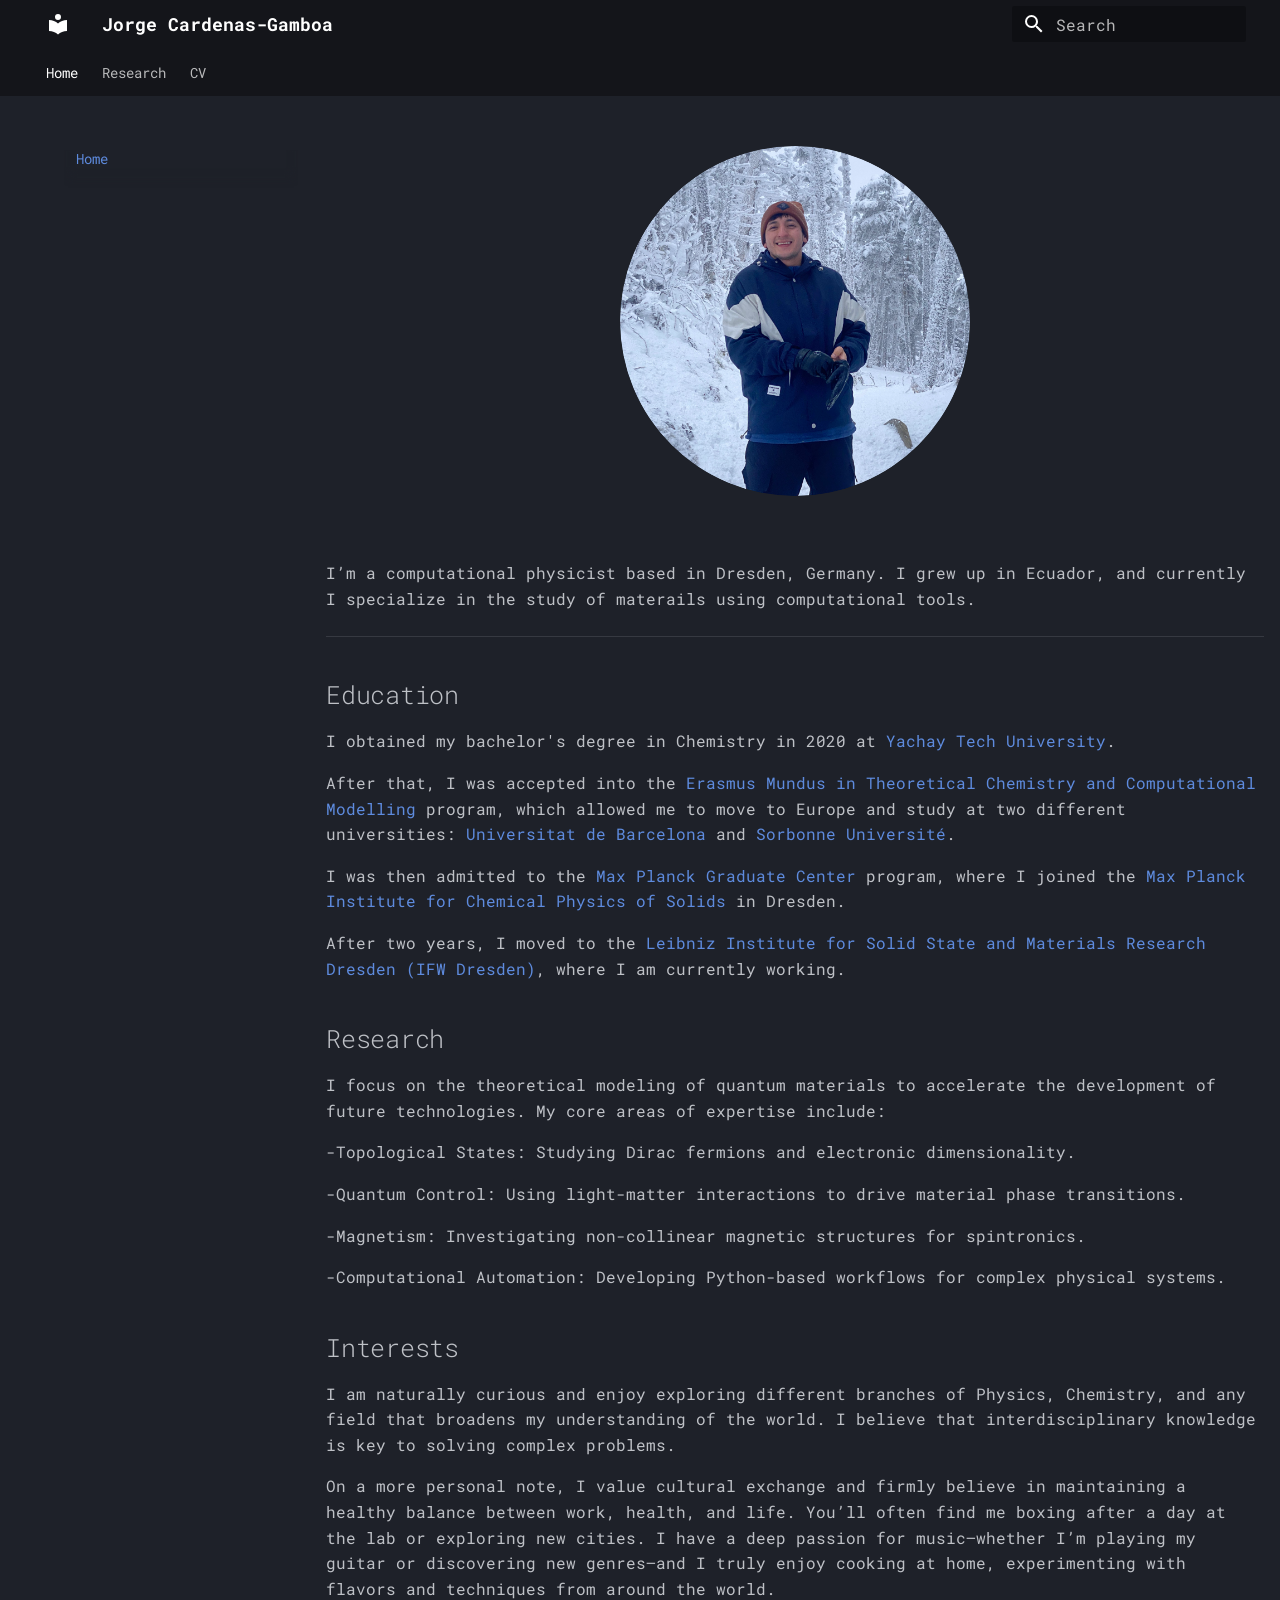
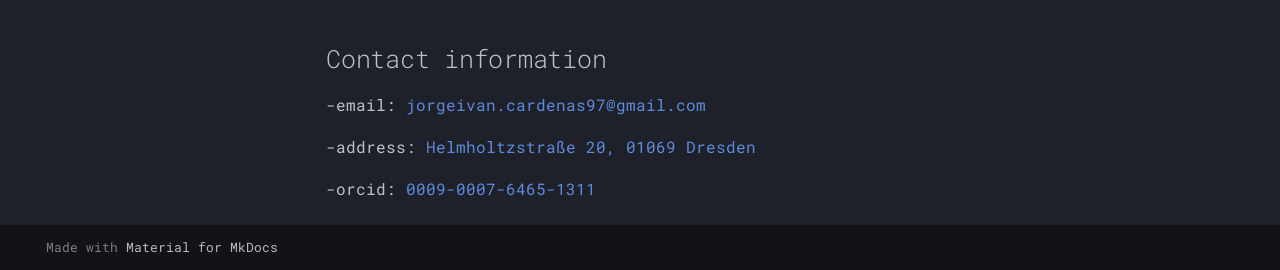
<file: index.html>
<!doctype html>
<html lang="en" class="no-js">
  <head>
    
      <meta charset="utf-8">
      <meta name="viewport" content="width=device-width,initial-scale=1">
      
      
      
        <link rel="canonical" href="https://sitename.example/">
      
      
      
        <link rel="next" href="papers/">
      
      
        
      
      
      <link rel="icon" href="assets/images/favicon.png">
      <meta name="generator" content="mkdocs-1.6.1, mkdocs-material-9.7.6">
    
    
      
        <title>Jorge Cardenas-Gamboa</title>
      
    
    
      <link rel="stylesheet" href="assets/stylesheets/main.484c7ddc.min.css">
      
        
        <link rel="stylesheet" href="assets/stylesheets/palette.ab4e12ef.min.css">
      
      


    
    
      
    
    
      
        
        
        <link rel="preconnect" href="https://fonts.gstatic.com" crossorigin>
        <link rel="stylesheet" href="https://fonts.googleapis.com/css?family=Roboto+Mono:300,300i,400,400i,700,700i%7CRoboto+Mono:400,400i,700,700i&display=fallback">
        <style>:root{--md-text-font:"Roboto Mono";--md-code-font:"Roboto Mono"}</style>
      
    
    
      <link rel="stylesheet" href="stylesheets/extra.css">
    
    <script>__md_scope=new URL(".",location),__md_hash=e=>[...e].reduce(((e,_)=>(e<<5)-e+_.charCodeAt(0)),0),__md_get=(e,_=localStorage,t=__md_scope)=>JSON.parse(_.getItem(t.pathname+"."+e)),__md_set=(e,_,t=localStorage,a=__md_scope)=>{try{t.setItem(a.pathname+"."+e,JSON.stringify(_))}catch(e){}}</script>
    
      

    
    
  </head>
  
  
    
    
    
    
    
    <body dir="ltr" data-md-color-scheme="slate" data-md-color-primary="black" data-md-color-accent="deep-purple">
  
    
    <input class="md-toggle" data-md-toggle="drawer" type="checkbox" id="__drawer" autocomplete="off">
    <input class="md-toggle" data-md-toggle="search" type="checkbox" id="__search" autocomplete="off">
    <label class="md-overlay" for="__drawer"></label>
    <div data-md-component="skip">
      
        
        <a href="#jorge-cardenas-gamboas" class="md-skip">
          Skip to content
        </a>
      
    </div>
    <div data-md-component="announce">
      
    </div>
    
    
      

<header class="md-header" data-md-component="header">
  <nav class="md-header__inner md-grid" aria-label="Header">
    <a href="." title="Jorge Cardenas-Gamboa" class="md-header__button md-logo" aria-label="Jorge Cardenas-Gamboa" data-md-component="logo">
      
  
  <svg xmlns="http://www.w3.org/2000/svg" viewBox="0 0 24 24"><path d="M12 8a3 3 0 0 0 3-3 3 3 0 0 0-3-3 3 3 0 0 0-3 3 3 3 0 0 0 3 3m0 3.54C9.64 9.35 6.5 8 3 8v11c3.5 0 6.64 1.35 9 3.54 2.36-2.19 5.5-3.54 9-3.54V8c-3.5 0-6.64 1.35-9 3.54"/></svg>

    </a>
    <label class="md-header__button md-icon" for="__drawer">
      
      <svg xmlns="http://www.w3.org/2000/svg" viewBox="0 0 24 24"><path d="M3 6h18v2H3zm0 5h18v2H3zm0 5h18v2H3z"/></svg>
    </label>
    <div class="md-header__title" data-md-component="header-title">
      <div class="md-header__ellipsis">
        <div class="md-header__topic">
          <span class="md-ellipsis">
            Jorge Cardenas-Gamboa
          </span>
        </div>
        <div class="md-header__topic" data-md-component="header-topic">
          <span class="md-ellipsis">
            
              Home
            
          </span>
        </div>
      </div>
    </div>
    
      
    
    
    
    
      
      
        <label class="md-header__button md-icon" for="__search">
          
          <svg xmlns="http://www.w3.org/2000/svg" viewBox="0 0 24 24"><path d="M9.5 3A6.5 6.5 0 0 1 16 9.5c0 1.61-.59 3.09-1.56 4.23l.27.27h.79l5 5-1.5 1.5-5-5v-.79l-.27-.27A6.52 6.52 0 0 1 9.5 16 6.5 6.5 0 0 1 3 9.5 6.5 6.5 0 0 1 9.5 3m0 2C7 5 5 7 5 9.5S7 14 9.5 14 14 12 14 9.5 12 5 9.5 5"/></svg>
        </label>
        <div class="md-search" data-md-component="search" role="dialog">
  <label class="md-search__overlay" for="__search"></label>
  <div class="md-search__inner" role="search">
    <form class="md-search__form" name="search">
      <input type="text" class="md-search__input" name="query" aria-label="Search" placeholder="Search" autocapitalize="off" autocorrect="off" autocomplete="off" spellcheck="false" data-md-component="search-query" required>
      <label class="md-search__icon md-icon" for="__search">
        
        <svg xmlns="http://www.w3.org/2000/svg" viewBox="0 0 24 24"><path d="M9.5 3A6.5 6.5 0 0 1 16 9.5c0 1.61-.59 3.09-1.56 4.23l.27.27h.79l5 5-1.5 1.5-5-5v-.79l-.27-.27A6.52 6.52 0 0 1 9.5 16 6.5 6.5 0 0 1 3 9.5 6.5 6.5 0 0 1 9.5 3m0 2C7 5 5 7 5 9.5S7 14 9.5 14 14 12 14 9.5 12 5 9.5 5"/></svg>
        
        <svg xmlns="http://www.w3.org/2000/svg" viewBox="0 0 24 24"><path d="M20 11v2H8l5.5 5.5-1.42 1.42L4.16 12l7.92-7.92L13.5 5.5 8 11z"/></svg>
      </label>
      <nav class="md-search__options" aria-label="Search">
        
        <button type="reset" class="md-search__icon md-icon" title="Clear" aria-label="Clear" tabindex="-1">
          
          <svg xmlns="http://www.w3.org/2000/svg" viewBox="0 0 24 24"><path d="M19 6.41 17.59 5 12 10.59 6.41 5 5 6.41 10.59 12 5 17.59 6.41 19 12 13.41 17.59 19 19 17.59 13.41 12z"/></svg>
        </button>
      </nav>
      
    </form>
    <div class="md-search__output">
      <div class="md-search__scrollwrap" tabindex="0" data-md-scrollfix>
        <div class="md-search-result" data-md-component="search-result">
          <div class="md-search-result__meta">
            Initializing search
          </div>
          <ol class="md-search-result__list" role="presentation"></ol>
        </div>
      </div>
    </div>
  </div>
</div>
      
    
    
  </nav>
  
</header>
    
    <div class="md-container" data-md-component="container">
      
      
        
          
            
<nav class="md-tabs" aria-label="Tabs" data-md-component="tabs">
  <div class="md-grid">
    <ul class="md-tabs__list">
      
        
  
  
  
    
  
  
    <li class="md-tabs__item md-tabs__item--active">
      <a href="." class="md-tabs__link">
        
  
  
    
  
  Home

      </a>
    </li>
  

      
        
  
  
  
  
    <li class="md-tabs__item">
      <a href="papers/" class="md-tabs__link">
        
  
  
    
  
  Research

      </a>
    </li>
  

      
        
  
  
  
  
    <li class="md-tabs__item">
      <a href="cv.pdf" class="md-tabs__link">
        
  
  
    
  
  CV

      </a>
    </li>
  

      
    </ul>
  </div>
</nav>
          
        
      
      <main class="md-main" data-md-component="main">
        <div class="md-main__inner md-grid">
          
            
              
                
              
              <div class="md-sidebar md-sidebar--primary" data-md-component="sidebar" data-md-type="navigation" >
                <div class="md-sidebar__scrollwrap">
                  <div class="md-sidebar__inner">
                    


  


<nav class="md-nav md-nav--primary md-nav--lifted" aria-label="Navigation" data-md-level="0">
  <label class="md-nav__title" for="__drawer">
    <a href="." title="Jorge Cardenas-Gamboa" class="md-nav__button md-logo" aria-label="Jorge Cardenas-Gamboa" data-md-component="logo">
      
  
  <svg xmlns="http://www.w3.org/2000/svg" viewBox="0 0 24 24"><path d="M12 8a3 3 0 0 0 3-3 3 3 0 0 0-3-3 3 3 0 0 0-3 3 3 3 0 0 0 3 3m0 3.54C9.64 9.35 6.5 8 3 8v11c3.5 0 6.64 1.35 9 3.54 2.36-2.19 5.5-3.54 9-3.54V8c-3.5 0-6.64 1.35-9 3.54"/></svg>

    </a>
    Jorge Cardenas-Gamboa
  </label>
  
  <ul class="md-nav__list" data-md-scrollfix>
    
      
      
  
  
    
  
  
  
    <li class="md-nav__item md-nav__item--active">
      
      <input class="md-nav__toggle md-toggle" type="checkbox" id="__toc">
      
      
        
      
      
        <label class="md-nav__link md-nav__link--active" for="__toc">
          
  
  
  <span class="md-ellipsis">
    
  
    Home
  

    
  </span>
  
  

          <span class="md-nav__icon md-icon"></span>
        </label>
      
      <a href="." class="md-nav__link md-nav__link--active">
        
  
  
  <span class="md-ellipsis">
    
  
    Home
  

    
  </span>
  
  

      </a>
      
        

<nav class="md-nav md-nav--secondary" aria-label="Table of contents">
  
  
  
    
  
  
    <label class="md-nav__title" for="__toc">
      <span class="md-nav__icon md-icon"></span>
      Table of contents
    </label>
    <ul class="md-nav__list" data-md-component="toc" data-md-scrollfix>
      
        <li class="md-nav__item">
  <a href="#education" class="md-nav__link">
    <span class="md-ellipsis">
      
        Education
      
    </span>
  </a>
  
</li>
      
        <li class="md-nav__item">
  <a href="#research" class="md-nav__link">
    <span class="md-ellipsis">
      
        Research
      
    </span>
  </a>
  
</li>
      
        <li class="md-nav__item">
  <a href="#interests" class="md-nav__link">
    <span class="md-ellipsis">
      
        Interests
      
    </span>
  </a>
  
</li>
      
        <li class="md-nav__item">
  <a href="#contact-information" class="md-nav__link">
    <span class="md-ellipsis">
      
        Contact information
      
    </span>
  </a>
  
</li>
      
    </ul>
  
</nav>
      
    </li>
  

    
      
      
  
  
  
  
    <li class="md-nav__item">
      <a href="papers/" class="md-nav__link">
        
  
  
  <span class="md-ellipsis">
    
  
    Research
  

    
  </span>
  
  

      </a>
    </li>
  

    
      
      
  
  
  
  
    <li class="md-nav__item">
      <a href="cv.pdf" class="md-nav__link">
        
  
  
  <span class="md-ellipsis">
    
  
    CV
  

    
  </span>
  
  

      </a>
    </li>
  

    
  </ul>
</nav>
                  </div>
                </div>
              </div>
            
            
              
                
              
              <div class="md-sidebar md-sidebar--secondary" data-md-component="sidebar" data-md-type="toc" hidden>
                <div class="md-sidebar__scrollwrap">
                  <div class="md-sidebar__inner">
                    

<nav class="md-nav md-nav--secondary" aria-label="Table of contents">
  
  
  
    
  
  
    <label class="md-nav__title" for="__toc">
      <span class="md-nav__icon md-icon"></span>
      Table of contents
    </label>
    <ul class="md-nav__list" data-md-component="toc" data-md-scrollfix>
      
        <li class="md-nav__item">
  <a href="#education" class="md-nav__link">
    <span class="md-ellipsis">
      
        Education
      
    </span>
  </a>
  
</li>
      
        <li class="md-nav__item">
  <a href="#research" class="md-nav__link">
    <span class="md-ellipsis">
      
        Research
      
    </span>
  </a>
  
</li>
      
        <li class="md-nav__item">
  <a href="#interests" class="md-nav__link">
    <span class="md-ellipsis">
      
        Interests
      
    </span>
  </a>
  
</li>
      
        <li class="md-nav__item">
  <a href="#contact-information" class="md-nav__link">
    <span class="md-ellipsis">
      
        Contact information
      
    </span>
  </a>
  
</li>
      
    </ul>
  
</nav>
                  </div>
                </div>
              </div>
            
          
          
            <div class="md-content" data-md-component="content">
              
              <article class="md-content__inner md-typeset">
                
                  
  




<h1 id="jorge-cardenas-gamboas">&gt; <span style="color:#7aa2f7;">Jorge Cardenas-Gamboas</span></h1>
<div align="center">
  <img src="assets/me_photo.png" width="350" style="border-radius: 50%;" />
</div>

<p><br></p>
<p>I’m a computational physicist based in Dresden, Germany. I grew up in Ecuador, and currently I specialize in the study of materails using computational tools.</p>
<hr />
<h2 id="education">Education</h2>
<p>I obtained my bachelor's degree in Chemistry in 2020 at <a href="https://www.yachaytech.edu.ec/">Yachay Tech University</a>.</p>
<p>After that, I was accepted into the <a href="https://www.emtccm.org">Erasmus Mundus in Theoretical Chemistry and Computational Modelling</a> program, which allowed me to move to Europe and study at two different universities: <a href="https://web.ub.edu/es/">Universitat de Barcelona</a> and <a href="https://www.sorbonne-universite.fr">Sorbonne Université</a>.</p>
<p>I was then admitted to the <a href="https://www.mpg.de/13833218/max-planck-graduate-center">Max Planck Graduate Center</a> program, where I joined the <a href="https://www.cpfs.mpg.de/en">Max Planck Institute for Chemical Physics of Solids</a> in Dresden.</p>
<p>After two years, I moved to the <a href="https://www.ifw-dresden.de/">Leibniz Institute for Solid State and Materials Research Dresden (IFW Dresden)</a>, where I am currently working.</p>
<h2 id="research">Research</h2>
<p>I focus on the theoretical modeling of quantum materials to accelerate the development of future technologies. My core areas of expertise include:</p>
<p>-Topological States: Studying Dirac fermions and electronic dimensionality.</p>
<p>-Quantum Control: Using light-matter interactions to drive material phase transitions.</p>
<p>-Magnetism: Investigating non-collinear magnetic structures for spintronics.</p>
<p>-Computational Automation: Developing Python-based workflows for complex physical systems.</p>
<h2 id="interests">Interests</h2>
<p>I am naturally curious and enjoy exploring different branches of Physics, Chemistry, and any field that broadens my understanding of the world. I believe that interdisciplinary knowledge is key to solving complex problems.</p>
<p>On a more personal note, I value cultural exchange and firmly believe in maintaining a healthy balance between work, health, and life. You’ll often find me boxing after a day at the lab or exploring new cities. I have a deep passion for music—whether I’m playing my guitar or discovering new genres—and I truly enjoy cooking at home, experimenting with flavors and techniques from around the world.</p>
<h2 id="contact-information">Contact information</h2>
<p>-email: <a href="">jorgeivan.cardenas97@gmail.com</a></p>
<p>-address: <a href="https://maps.app.goo.gl/eiB9H3HoueYe6XXs6">Helmholtzstraße 20, 01069 Dresden</a></p>
<p>-orcid: <a href="https://orcid.org/0009-0007-6465-1311">0009-0007-6465-1311</a></p>







  
  




  



                
              </article>
            </div>
          
          
<script>var target=document.getElementById(location.hash.slice(1));target&&target.name&&(target.checked=target.name.startsWith("__tabbed_"))</script>
        </div>
        
          <button type="button" class="md-top md-icon" data-md-component="top" hidden>
  
  <svg xmlns="http://www.w3.org/2000/svg" viewBox="0 0 24 24"><path d="M13 20h-2V8l-5.5 5.5-1.42-1.42L12 4.16l7.92 7.92-1.42 1.42L13 8z"/></svg>
  Back to top
</button>
        
      </main>
      
        <footer class="md-footer">
  
  <div class="md-footer-meta md-typeset">
    <div class="md-footer-meta__inner md-grid">
      <div class="md-copyright">
  
  
    Made with
    <a href="https://squidfunk.github.io/mkdocs-material/" target="_blank" rel="noopener">
      Material for MkDocs
    </a>
  
</div>
      
    </div>
  </div>
</footer>
      
    </div>
    <div class="md-dialog" data-md-component="dialog">
      <div class="md-dialog__inner md-typeset"></div>
    </div>
    
    
    
      
      
      <script id="__config" type="application/json">{"annotate": null, "base": ".", "features": ["navigation.tabs", "navigation.instant", "navigation.sections", "navigation.top"], "search": "assets/javascripts/workers/search.2c215733.min.js", "tags": null, "translations": {"clipboard.copied": "Copied to clipboard", "clipboard.copy": "Copy to clipboard", "search.result.more.one": "1 more on this page", "search.result.more.other": "# more on this page", "search.result.none": "No matching documents", "search.result.one": "1 matching document", "search.result.other": "# matching documents", "search.result.placeholder": "Type to start searching", "search.result.term.missing": "Missing", "select.version": "Select version"}, "version": null}</script>
    
    
      <script src="assets/javascripts/bundle.79ae519e.min.js"></script>
      
    
  </body>
</html>
</file>
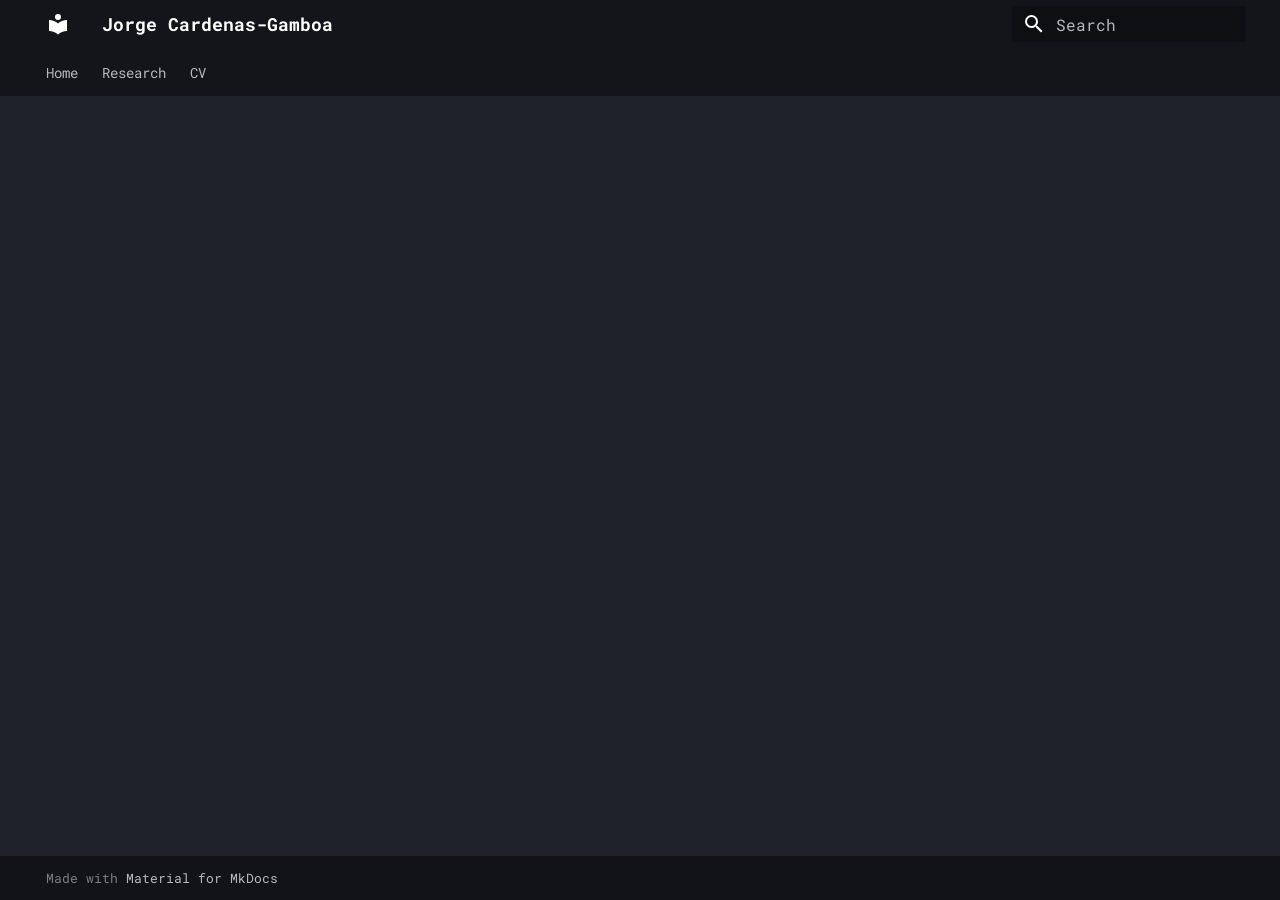
<file: cv/index.html>
<!doctype html>
<html lang="en" class="no-js">
  <head>
    
      <meta charset="utf-8">
      <meta name="viewport" content="width=device-width,initial-scale=1">
      
      
      
        <link rel="canonical" href="https://sitename.example/cv/">
      
      
      
      
        
      
      
      <link rel="icon" href="../assets/images/favicon.png">
      <meta name="generator" content="mkdocs-1.6.1, mkdocs-material-9.7.6">
    
    
      
        <title>Cv - Jorge Cardenas-Gamboa</title>
      
    
    
      <link rel="stylesheet" href="../assets/stylesheets/main.484c7ddc.min.css">
      
        
        <link rel="stylesheet" href="../assets/stylesheets/palette.ab4e12ef.min.css">
      
      


    
    
      
    
    
      
        
        
        <link rel="preconnect" href="https://fonts.gstatic.com" crossorigin>
        <link rel="stylesheet" href="https://fonts.googleapis.com/css?family=Roboto+Mono:300,300i,400,400i,700,700i%7CRoboto+Mono:400,400i,700,700i&display=fallback">
        <style>:root{--md-text-font:"Roboto Mono";--md-code-font:"Roboto Mono"}</style>
      
    
    
      <link rel="stylesheet" href="../stylesheets/extra.css">
    
    <script>__md_scope=new URL("..",location),__md_hash=e=>[...e].reduce(((e,_)=>(e<<5)-e+_.charCodeAt(0)),0),__md_get=(e,_=localStorage,t=__md_scope)=>JSON.parse(_.getItem(t.pathname+"."+e)),__md_set=(e,_,t=localStorage,a=__md_scope)=>{try{t.setItem(a.pathname+"."+e,JSON.stringify(_))}catch(e){}}</script>
    
      

    
    
  </head>
  
  
    
    
    
    
    
    <body dir="ltr" data-md-color-scheme="slate" data-md-color-primary="black" data-md-color-accent="deep-purple">
  
    
    <input class="md-toggle" data-md-toggle="drawer" type="checkbox" id="__drawer" autocomplete="off">
    <input class="md-toggle" data-md-toggle="search" type="checkbox" id="__search" autocomplete="off">
    <label class="md-overlay" for="__drawer"></label>
    <div data-md-component="skip">
      
    </div>
    <div data-md-component="announce">
      
    </div>
    
    
      

<header class="md-header" data-md-component="header">
  <nav class="md-header__inner md-grid" aria-label="Header">
    <a href=".." title="Jorge Cardenas-Gamboa" class="md-header__button md-logo" aria-label="Jorge Cardenas-Gamboa" data-md-component="logo">
      
  
  <svg xmlns="http://www.w3.org/2000/svg" viewBox="0 0 24 24"><path d="M12 8a3 3 0 0 0 3-3 3 3 0 0 0-3-3 3 3 0 0 0-3 3 3 3 0 0 0 3 3m0 3.54C9.64 9.35 6.5 8 3 8v11c3.5 0 6.64 1.35 9 3.54 2.36-2.19 5.5-3.54 9-3.54V8c-3.5 0-6.64 1.35-9 3.54"/></svg>

    </a>
    <label class="md-header__button md-icon" for="__drawer">
      
      <svg xmlns="http://www.w3.org/2000/svg" viewBox="0 0 24 24"><path d="M3 6h18v2H3zm0 5h18v2H3zm0 5h18v2H3z"/></svg>
    </label>
    <div class="md-header__title" data-md-component="header-title">
      <div class="md-header__ellipsis">
        <div class="md-header__topic">
          <span class="md-ellipsis">
            Jorge Cardenas-Gamboa
          </span>
        </div>
        <div class="md-header__topic" data-md-component="header-topic">
          <span class="md-ellipsis">
            
              Cv
            
          </span>
        </div>
      </div>
    </div>
    
      
    
    
    
    
      
      
        <label class="md-header__button md-icon" for="__search">
          
          <svg xmlns="http://www.w3.org/2000/svg" viewBox="0 0 24 24"><path d="M9.5 3A6.5 6.5 0 0 1 16 9.5c0 1.61-.59 3.09-1.56 4.23l.27.27h.79l5 5-1.5 1.5-5-5v-.79l-.27-.27A6.52 6.52 0 0 1 9.5 16 6.5 6.5 0 0 1 3 9.5 6.5 6.5 0 0 1 9.5 3m0 2C7 5 5 7 5 9.5S7 14 9.5 14 14 12 14 9.5 12 5 9.5 5"/></svg>
        </label>
        <div class="md-search" data-md-component="search" role="dialog">
  <label class="md-search__overlay" for="__search"></label>
  <div class="md-search__inner" role="search">
    <form class="md-search__form" name="search">
      <input type="text" class="md-search__input" name="query" aria-label="Search" placeholder="Search" autocapitalize="off" autocorrect="off" autocomplete="off" spellcheck="false" data-md-component="search-query" required>
      <label class="md-search__icon md-icon" for="__search">
        
        <svg xmlns="http://www.w3.org/2000/svg" viewBox="0 0 24 24"><path d="M9.5 3A6.5 6.5 0 0 1 16 9.5c0 1.61-.59 3.09-1.56 4.23l.27.27h.79l5 5-1.5 1.5-5-5v-.79l-.27-.27A6.52 6.52 0 0 1 9.5 16 6.5 6.5 0 0 1 3 9.5 6.5 6.5 0 0 1 9.5 3m0 2C7 5 5 7 5 9.5S7 14 9.5 14 14 12 14 9.5 12 5 9.5 5"/></svg>
        
        <svg xmlns="http://www.w3.org/2000/svg" viewBox="0 0 24 24"><path d="M20 11v2H8l5.5 5.5-1.42 1.42L4.16 12l7.92-7.92L13.5 5.5 8 11z"/></svg>
      </label>
      <nav class="md-search__options" aria-label="Search">
        
        <button type="reset" class="md-search__icon md-icon" title="Clear" aria-label="Clear" tabindex="-1">
          
          <svg xmlns="http://www.w3.org/2000/svg" viewBox="0 0 24 24"><path d="M19 6.41 17.59 5 12 10.59 6.41 5 5 6.41 10.59 12 5 17.59 6.41 19 12 13.41 17.59 19 19 17.59 13.41 12z"/></svg>
        </button>
      </nav>
      
    </form>
    <div class="md-search__output">
      <div class="md-search__scrollwrap" tabindex="0" data-md-scrollfix>
        <div class="md-search-result" data-md-component="search-result">
          <div class="md-search-result__meta">
            Initializing search
          </div>
          <ol class="md-search-result__list" role="presentation"></ol>
        </div>
      </div>
    </div>
  </div>
</div>
      
    
    
  </nav>
  
</header>
    
    <div class="md-container" data-md-component="container">
      
      
        
          
            
<nav class="md-tabs" aria-label="Tabs" data-md-component="tabs">
  <div class="md-grid">
    <ul class="md-tabs__list">
      
        
  
  
  
  
    <li class="md-tabs__item">
      <a href=".." class="md-tabs__link">
        
  
  
    
  
  Home

      </a>
    </li>
  

      
        
  
  
  
  
    <li class="md-tabs__item">
      <a href="../papers/" class="md-tabs__link">
        
  
  
    
  
  Research

      </a>
    </li>
  

      
        
  
  
  
  
    <li class="md-tabs__item">
      <a href="../cv.pdf" class="md-tabs__link">
        
  
  
    
  
  CV

      </a>
    </li>
  

      
    </ul>
  </div>
</nav>
          
        
      
      <main class="md-main" data-md-component="main">
        <div class="md-main__inner md-grid">
          
            
              
              <div class="md-sidebar md-sidebar--primary" data-md-component="sidebar" data-md-type="navigation" >
                <div class="md-sidebar__scrollwrap">
                  <div class="md-sidebar__inner">
                    


  


<nav class="md-nav md-nav--primary md-nav--lifted" aria-label="Navigation" data-md-level="0">
  <label class="md-nav__title" for="__drawer">
    <a href=".." title="Jorge Cardenas-Gamboa" class="md-nav__button md-logo" aria-label="Jorge Cardenas-Gamboa" data-md-component="logo">
      
  
  <svg xmlns="http://www.w3.org/2000/svg" viewBox="0 0 24 24"><path d="M12 8a3 3 0 0 0 3-3 3 3 0 0 0-3-3 3 3 0 0 0-3 3 3 3 0 0 0 3 3m0 3.54C9.64 9.35 6.5 8 3 8v11c3.5 0 6.64 1.35 9 3.54 2.36-2.19 5.5-3.54 9-3.54V8c-3.5 0-6.64 1.35-9 3.54"/></svg>

    </a>
    Jorge Cardenas-Gamboa
  </label>
  
  <ul class="md-nav__list" data-md-scrollfix>
    
      
      
  
  
  
  
    <li class="md-nav__item">
      <a href=".." class="md-nav__link">
        
  
  
  <span class="md-ellipsis">
    
  
    Home
  

    
  </span>
  
  

      </a>
    </li>
  

    
      
      
  
  
  
  
    <li class="md-nav__item">
      <a href="../papers/" class="md-nav__link">
        
  
  
  <span class="md-ellipsis">
    
  
    Research
  

    
  </span>
  
  

      </a>
    </li>
  

    
      
      
  
  
  
  
    <li class="md-nav__item">
      <a href="../cv.pdf" class="md-nav__link">
        
  
  
  <span class="md-ellipsis">
    
  
    CV
  

    
  </span>
  
  

      </a>
    </li>
  

    
  </ul>
</nav>
                  </div>
                </div>
              </div>
            
            
              
              <div class="md-sidebar md-sidebar--secondary" data-md-component="sidebar" data-md-type="toc" >
                <div class="md-sidebar__scrollwrap">
                  <div class="md-sidebar__inner">
                    

<nav class="md-nav md-nav--secondary" aria-label="Table of contents">
  
  
  
  
</nav>
                  </div>
                </div>
              </div>
            
          
          
            <div class="md-content" data-md-component="content">
              
              <article class="md-content__inner md-typeset">
                
                  



  <h1>Cv</h1>














                
              </article>
            </div>
          
          
<script>var target=document.getElementById(location.hash.slice(1));target&&target.name&&(target.checked=target.name.startsWith("__tabbed_"))</script>
        </div>
        
          <button type="button" class="md-top md-icon" data-md-component="top" hidden>
  
  <svg xmlns="http://www.w3.org/2000/svg" viewBox="0 0 24 24"><path d="M13 20h-2V8l-5.5 5.5-1.42-1.42L12 4.16l7.92 7.92-1.42 1.42L13 8z"/></svg>
  Back to top
</button>
        
      </main>
      
        <footer class="md-footer">
  
  <div class="md-footer-meta md-typeset">
    <div class="md-footer-meta__inner md-grid">
      <div class="md-copyright">
  
  
    Made with
    <a href="https://squidfunk.github.io/mkdocs-material/" target="_blank" rel="noopener">
      Material for MkDocs
    </a>
  
</div>
      
    </div>
  </div>
</footer>
      
    </div>
    <div class="md-dialog" data-md-component="dialog">
      <div class="md-dialog__inner md-typeset"></div>
    </div>
    
    
    
      
      
      <script id="__config" type="application/json">{"annotate": null, "base": "..", "features": ["navigation.tabs", "navigation.instant", "navigation.sections", "navigation.top"], "search": "../assets/javascripts/workers/search.2c215733.min.js", "tags": null, "translations": {"clipboard.copied": "Copied to clipboard", "clipboard.copy": "Copy to clipboard", "search.result.more.one": "1 more on this page", "search.result.more.other": "# more on this page", "search.result.none": "No matching documents", "search.result.one": "1 matching document", "search.result.other": "# matching documents", "search.result.placeholder": "Type to start searching", "search.result.term.missing": "Missing", "select.version": "Select version"}, "version": null}</script>
    
    
      <script src="../assets/javascripts/bundle.79ae519e.min.js"></script>
      
    
  </body>
</html>
</file>
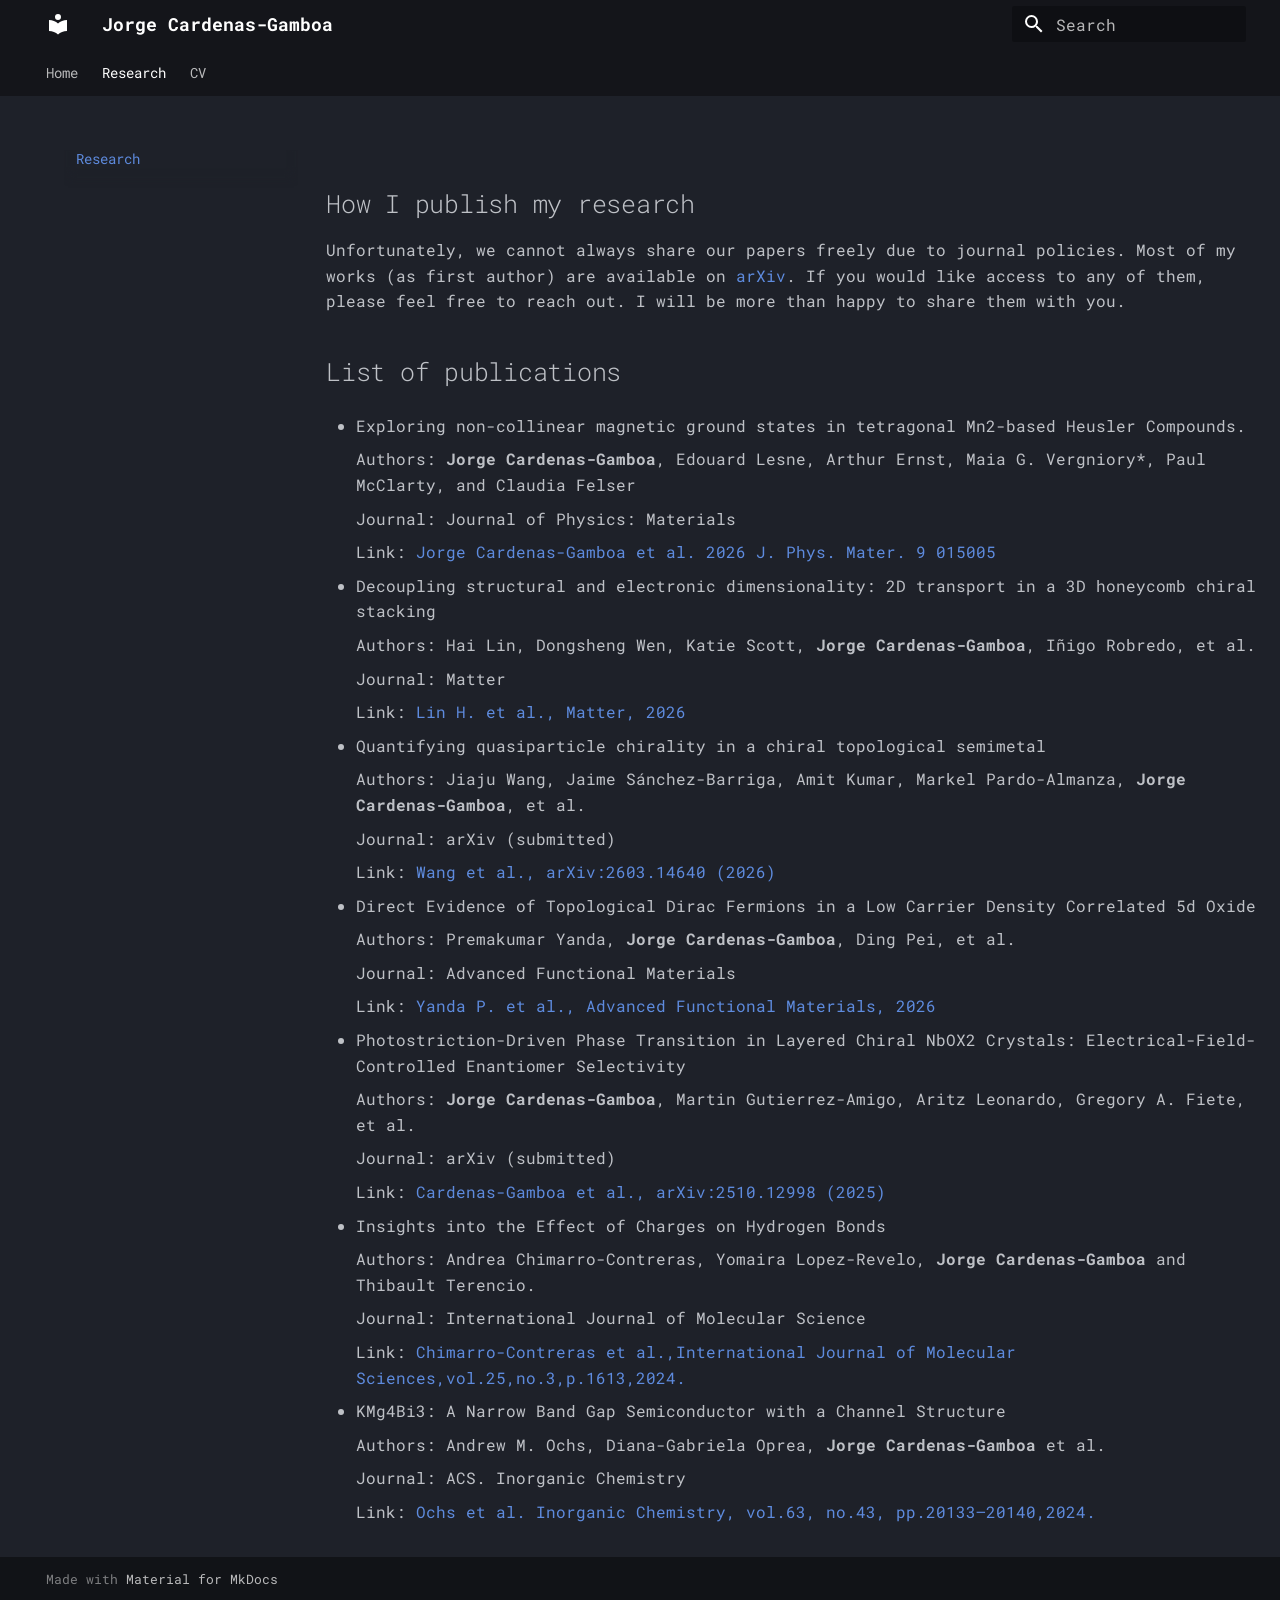
<file: papers/index.html>
<!doctype html>
<html lang="en" class="no-js">
  <head>
    
      <meta charset="utf-8">
      <meta name="viewport" content="width=device-width,initial-scale=1">
      
      
      
        <link rel="canonical" href="https://sitename.example/papers/">
      
      
        <link rel="prev" href="..">
      
      
        <link rel="next" href="../cv.pdf">
      
      
        
      
      
      <link rel="icon" href="../assets/images/favicon.png">
      <meta name="generator" content="mkdocs-1.6.1, mkdocs-material-9.7.6">
    
    
      
        <title>Research - Jorge Cardenas-Gamboa</title>
      
    
    
      <link rel="stylesheet" href="../assets/stylesheets/main.484c7ddc.min.css">
      
        
        <link rel="stylesheet" href="../assets/stylesheets/palette.ab4e12ef.min.css">
      
      


    
    
      
    
    
      
        
        
        <link rel="preconnect" href="https://fonts.gstatic.com" crossorigin>
        <link rel="stylesheet" href="https://fonts.googleapis.com/css?family=Roboto+Mono:300,300i,400,400i,700,700i%7CRoboto+Mono:400,400i,700,700i&display=fallback">
        <style>:root{--md-text-font:"Roboto Mono";--md-code-font:"Roboto Mono"}</style>
      
    
    
      <link rel="stylesheet" href="../stylesheets/extra.css">
    
    <script>__md_scope=new URL("..",location),__md_hash=e=>[...e].reduce(((e,_)=>(e<<5)-e+_.charCodeAt(0)),0),__md_get=(e,_=localStorage,t=__md_scope)=>JSON.parse(_.getItem(t.pathname+"."+e)),__md_set=(e,_,t=localStorage,a=__md_scope)=>{try{t.setItem(a.pathname+"."+e,JSON.stringify(_))}catch(e){}}</script>
    
      

    
    
  </head>
  
  
    
    
    
    
    
    <body dir="ltr" data-md-color-scheme="slate" data-md-color-primary="black" data-md-color-accent="deep-purple">
  
    
    <input class="md-toggle" data-md-toggle="drawer" type="checkbox" id="__drawer" autocomplete="off">
    <input class="md-toggle" data-md-toggle="search" type="checkbox" id="__search" autocomplete="off">
    <label class="md-overlay" for="__drawer"></label>
    <div data-md-component="skip">
      
        
        <a href="#how-i-publish-my-research" class="md-skip">
          Skip to content
        </a>
      
    </div>
    <div data-md-component="announce">
      
    </div>
    
    
      

<header class="md-header" data-md-component="header">
  <nav class="md-header__inner md-grid" aria-label="Header">
    <a href=".." title="Jorge Cardenas-Gamboa" class="md-header__button md-logo" aria-label="Jorge Cardenas-Gamboa" data-md-component="logo">
      
  
  <svg xmlns="http://www.w3.org/2000/svg" viewBox="0 0 24 24"><path d="M12 8a3 3 0 0 0 3-3 3 3 0 0 0-3-3 3 3 0 0 0-3 3 3 3 0 0 0 3 3m0 3.54C9.64 9.35 6.5 8 3 8v11c3.5 0 6.64 1.35 9 3.54 2.36-2.19 5.5-3.54 9-3.54V8c-3.5 0-6.64 1.35-9 3.54"/></svg>

    </a>
    <label class="md-header__button md-icon" for="__drawer">
      
      <svg xmlns="http://www.w3.org/2000/svg" viewBox="0 0 24 24"><path d="M3 6h18v2H3zm0 5h18v2H3zm0 5h18v2H3z"/></svg>
    </label>
    <div class="md-header__title" data-md-component="header-title">
      <div class="md-header__ellipsis">
        <div class="md-header__topic">
          <span class="md-ellipsis">
            Jorge Cardenas-Gamboa
          </span>
        </div>
        <div class="md-header__topic" data-md-component="header-topic">
          <span class="md-ellipsis">
            
              Research
            
          </span>
        </div>
      </div>
    </div>
    
      
    
    
    
    
      
      
        <label class="md-header__button md-icon" for="__search">
          
          <svg xmlns="http://www.w3.org/2000/svg" viewBox="0 0 24 24"><path d="M9.5 3A6.5 6.5 0 0 1 16 9.5c0 1.61-.59 3.09-1.56 4.23l.27.27h.79l5 5-1.5 1.5-5-5v-.79l-.27-.27A6.52 6.52 0 0 1 9.5 16 6.5 6.5 0 0 1 3 9.5 6.5 6.5 0 0 1 9.5 3m0 2C7 5 5 7 5 9.5S7 14 9.5 14 14 12 14 9.5 12 5 9.5 5"/></svg>
        </label>
        <div class="md-search" data-md-component="search" role="dialog">
  <label class="md-search__overlay" for="__search"></label>
  <div class="md-search__inner" role="search">
    <form class="md-search__form" name="search">
      <input type="text" class="md-search__input" name="query" aria-label="Search" placeholder="Search" autocapitalize="off" autocorrect="off" autocomplete="off" spellcheck="false" data-md-component="search-query" required>
      <label class="md-search__icon md-icon" for="__search">
        
        <svg xmlns="http://www.w3.org/2000/svg" viewBox="0 0 24 24"><path d="M9.5 3A6.5 6.5 0 0 1 16 9.5c0 1.61-.59 3.09-1.56 4.23l.27.27h.79l5 5-1.5 1.5-5-5v-.79l-.27-.27A6.52 6.52 0 0 1 9.5 16 6.5 6.5 0 0 1 3 9.5 6.5 6.5 0 0 1 9.5 3m0 2C7 5 5 7 5 9.5S7 14 9.5 14 14 12 14 9.5 12 5 9.5 5"/></svg>
        
        <svg xmlns="http://www.w3.org/2000/svg" viewBox="0 0 24 24"><path d="M20 11v2H8l5.5 5.5-1.42 1.42L4.16 12l7.92-7.92L13.5 5.5 8 11z"/></svg>
      </label>
      <nav class="md-search__options" aria-label="Search">
        
        <button type="reset" class="md-search__icon md-icon" title="Clear" aria-label="Clear" tabindex="-1">
          
          <svg xmlns="http://www.w3.org/2000/svg" viewBox="0 0 24 24"><path d="M19 6.41 17.59 5 12 10.59 6.41 5 5 6.41 10.59 12 5 17.59 6.41 19 12 13.41 17.59 19 19 17.59 13.41 12z"/></svg>
        </button>
      </nav>
      
    </form>
    <div class="md-search__output">
      <div class="md-search__scrollwrap" tabindex="0" data-md-scrollfix>
        <div class="md-search-result" data-md-component="search-result">
          <div class="md-search-result__meta">
            Initializing search
          </div>
          <ol class="md-search-result__list" role="presentation"></ol>
        </div>
      </div>
    </div>
  </div>
</div>
      
    
    
  </nav>
  
</header>
    
    <div class="md-container" data-md-component="container">
      
      
        
          
            
<nav class="md-tabs" aria-label="Tabs" data-md-component="tabs">
  <div class="md-grid">
    <ul class="md-tabs__list">
      
        
  
  
  
  
    <li class="md-tabs__item">
      <a href=".." class="md-tabs__link">
        
  
  
    
  
  Home

      </a>
    </li>
  

      
        
  
  
  
    
  
  
    <li class="md-tabs__item md-tabs__item--active">
      <a href="./" class="md-tabs__link">
        
  
  
    
  
  Research

      </a>
    </li>
  

      
        
  
  
  
  
    <li class="md-tabs__item">
      <a href="../cv.pdf" class="md-tabs__link">
        
  
  
    
  
  CV

      </a>
    </li>
  

      
    </ul>
  </div>
</nav>
          
        
      
      <main class="md-main" data-md-component="main">
        <div class="md-main__inner md-grid">
          
            
              
                
              
              <div class="md-sidebar md-sidebar--primary" data-md-component="sidebar" data-md-type="navigation" >
                <div class="md-sidebar__scrollwrap">
                  <div class="md-sidebar__inner">
                    


  


<nav class="md-nav md-nav--primary md-nav--lifted" aria-label="Navigation" data-md-level="0">
  <label class="md-nav__title" for="__drawer">
    <a href=".." title="Jorge Cardenas-Gamboa" class="md-nav__button md-logo" aria-label="Jorge Cardenas-Gamboa" data-md-component="logo">
      
  
  <svg xmlns="http://www.w3.org/2000/svg" viewBox="0 0 24 24"><path d="M12 8a3 3 0 0 0 3-3 3 3 0 0 0-3-3 3 3 0 0 0-3 3 3 3 0 0 0 3 3m0 3.54C9.64 9.35 6.5 8 3 8v11c3.5 0 6.64 1.35 9 3.54 2.36-2.19 5.5-3.54 9-3.54V8c-3.5 0-6.64 1.35-9 3.54"/></svg>

    </a>
    Jorge Cardenas-Gamboa
  </label>
  
  <ul class="md-nav__list" data-md-scrollfix>
    
      
      
  
  
  
  
    <li class="md-nav__item">
      <a href=".." class="md-nav__link">
        
  
  
  <span class="md-ellipsis">
    
  
    Home
  

    
  </span>
  
  

      </a>
    </li>
  

    
      
      
  
  
    
  
  
  
    <li class="md-nav__item md-nav__item--active">
      
      <input class="md-nav__toggle md-toggle" type="checkbox" id="__toc">
      
      
      
        <label class="md-nav__link md-nav__link--active" for="__toc">
          
  
  
  <span class="md-ellipsis">
    
  
    Research
  

    
  </span>
  
  

          <span class="md-nav__icon md-icon"></span>
        </label>
      
      <a href="./" class="md-nav__link md-nav__link--active">
        
  
  
  <span class="md-ellipsis">
    
  
    Research
  

    
  </span>
  
  

      </a>
      
        

<nav class="md-nav md-nav--secondary" aria-label="Table of contents">
  
  
  
  
    <label class="md-nav__title" for="__toc">
      <span class="md-nav__icon md-icon"></span>
      Table of contents
    </label>
    <ul class="md-nav__list" data-md-component="toc" data-md-scrollfix>
      
        <li class="md-nav__item">
  <a href="#how-i-publish-my-research" class="md-nav__link">
    <span class="md-ellipsis">
      
        How I publish my research
      
    </span>
  </a>
  
</li>
      
        <li class="md-nav__item">
  <a href="#list-of-publications" class="md-nav__link">
    <span class="md-ellipsis">
      
        List of publications
      
    </span>
  </a>
  
</li>
      
    </ul>
  
</nav>
      
    </li>
  

    
      
      
  
  
  
  
    <li class="md-nav__item">
      <a href="../cv.pdf" class="md-nav__link">
        
  
  
  <span class="md-ellipsis">
    
  
    CV
  

    
  </span>
  
  

      </a>
    </li>
  

    
  </ul>
</nav>
                  </div>
                </div>
              </div>
            
            
              
                
              
              <div class="md-sidebar md-sidebar--secondary" data-md-component="sidebar" data-md-type="toc" hidden>
                <div class="md-sidebar__scrollwrap">
                  <div class="md-sidebar__inner">
                    

<nav class="md-nav md-nav--secondary" aria-label="Table of contents">
  
  
  
  
    <label class="md-nav__title" for="__toc">
      <span class="md-nav__icon md-icon"></span>
      Table of contents
    </label>
    <ul class="md-nav__list" data-md-component="toc" data-md-scrollfix>
      
        <li class="md-nav__item">
  <a href="#how-i-publish-my-research" class="md-nav__link">
    <span class="md-ellipsis">
      
        How I publish my research
      
    </span>
  </a>
  
</li>
      
        <li class="md-nav__item">
  <a href="#list-of-publications" class="md-nav__link">
    <span class="md-ellipsis">
      
        List of publications
      
    </span>
  </a>
  
</li>
      
    </ul>
  
</nav>
                  </div>
                </div>
              </div>
            
          
          
            <div class="md-content" data-md-component="content">
              
              <article class="md-content__inner md-typeset">
                
                  
  




  <h1>Research</h1>

<h2 id="how-i-publish-my-research">How I publish my research</h2>
<p>Unfortunately, we cannot always share our papers freely due to journal policies. Most of my works (as first author) are available on <a href="https://arxiv.org">arXiv</a>. If you would like access to any of them, please feel free to reach out. I will be more than happy to share them with you.</p>
<h2 id="list-of-publications">List of publications</h2>
<ul>
<li>
<p>Exploring non-collinear magnetic ground states in tetragonal Mn2-based Heusler Compounds.</p>
<p>Authors: <strong>Jorge Cardenas-Gamboa</strong>, Edouard Lesne, Arthur Ernst, Maia G. Vergniory*, Paul McClarty, and Claudia Felser</p>
<p>Journal: Journal of Physics: Materials</p>
<p>Link: <a href="https://iopscience.iop.org/article/10.1088/2515-7639/ae20c3">Jorge Cardenas-Gamboa et al. 2026 J. Phys. Mater. 9 015005</a></p>
</li>
<li>
<p>Decoupling structural and electronic dimensionality: 2D transport in a 3D honeycomb chiral stacking</p>
<p>Authors: Hai Lin, Dongsheng Wen, Katie Scott, <strong>Jorge Cardenas-Gamboa</strong>, Iñigo Robredo, et al.</p>
<p>Journal: Matter</p>
<p>Link: <a href="https://www.cell.com/matter/fulltext/S2590-2385(25)00621-6">Lin H. et al., Matter, 2026</a></p>
</li>
<li>
<p>Quantifying quasiparticle chirality in a chiral topological semimetal</p>
<p>Authors: Jiaju Wang, Jaime Sánchez-Barriga, Amit Kumar, Markel Pardo-Almanza, <strong>Jorge Cardenas-Gamboa</strong>, et al.</p>
<p>Journal: arXiv (submitted)</p>
<p>Link: <a href="https://arxiv.org/abs/2603.14640">Wang et al., arXiv:2603.14640 (2026)</a></p>
</li>
<li>
<p>Direct Evidence of Topological Dirac Fermions in a Low Carrier Density Correlated 5d Oxide</p>
<p>Authors: Premakumar Yanda, <strong>Jorge Cardenas-Gamboa</strong>, Ding Pei, et al.</p>
<p>Journal: Advanced Functional Materials</p>
<p>Link: <a href="https://advanced.onlinelibrary.wiley.com/doi/10.1002/adfm.202512899">Yanda P. et al., Advanced Functional Materials, 2026</a></p>
</li>
<li>
<p>Photostriction-Driven Phase Transition in Layered Chiral NbOX2 Crystals: Electrical-Field-Controlled Enantiomer Selectivity</p>
<p>Authors: <strong>Jorge Cardenas-Gamboa</strong>, Martin Gutierrez-Amigo, Aritz Leonardo, Gregory A. Fiete, et al.</p>
<p>Journal: arXiv (submitted)</p>
<p>Link: <a href="https://arxiv.org/abs/2510.12998">Cardenas-Gamboa et al., arXiv:2510.12998 (2025)</a></p>
</li>
<li>
<p>Insights into the Effect of Charges on Hydrogen Bonds</p>
<p>Authors: Andrea Chimarro-Contreras, Yomaira Lopez-Revelo, <strong>Jorge Cardenas-Gamboa</strong> and Thibault Terencio.</p>
<p>Journal: International Journal of Molecular Science</p>
<p>Link: <a href="https://www.mdpi.com/1422-0067/25/3/1613">Chimarro-Contreras et al.,International Journal of Molecular Sciences,vol.25,no.3,p.1613,2024.</a></p>
</li>
<li>
<p>KMg4Bi3: A Narrow Band Gap Semiconductor with a Channel Structure</p>
<p>Authors: Andrew M. Ochs, Diana-Gabriela Oprea, <strong>Jorge Cardenas-Gamboa</strong> et al.</p>
<p>Journal: ACS. Inorganic Chemistry</p>
<p>Link: <a href="https://pubs.acs.org/doi/full/10.1021/acs.inorgchem.4c00532?casa_token=Vn6VXYV2vqcAAAAA%3AKQYTYrn1QHTILBl85V9k97KmRgNYIT42veAtKogYqGz9c86y2p-fMkJLHz9yTYXLTDofJJ2N_O_OeKo">Ochs et al. Inorganic Chemistry, vol.63, no.43, pp.20133–20140,2024.</a></p>
</li>
</ul>







  
  




  



                
              </article>
            </div>
          
          
<script>var target=document.getElementById(location.hash.slice(1));target&&target.name&&(target.checked=target.name.startsWith("__tabbed_"))</script>
        </div>
        
          <button type="button" class="md-top md-icon" data-md-component="top" hidden>
  
  <svg xmlns="http://www.w3.org/2000/svg" viewBox="0 0 24 24"><path d="M13 20h-2V8l-5.5 5.5-1.42-1.42L12 4.16l7.92 7.92-1.42 1.42L13 8z"/></svg>
  Back to top
</button>
        
      </main>
      
        <footer class="md-footer">
  
  <div class="md-footer-meta md-typeset">
    <div class="md-footer-meta__inner md-grid">
      <div class="md-copyright">
  
  
    Made with
    <a href="https://squidfunk.github.io/mkdocs-material/" target="_blank" rel="noopener">
      Material for MkDocs
    </a>
  
</div>
      
    </div>
  </div>
</footer>
      
    </div>
    <div class="md-dialog" data-md-component="dialog">
      <div class="md-dialog__inner md-typeset"></div>
    </div>
    
    
    
      
      
      <script id="__config" type="application/json">{"annotate": null, "base": "..", "features": ["navigation.tabs", "navigation.instant", "navigation.sections", "navigation.top"], "search": "../assets/javascripts/workers/search.2c215733.min.js", "tags": null, "translations": {"clipboard.copied": "Copied to clipboard", "clipboard.copy": "Copy to clipboard", "search.result.more.one": "1 more on this page", "search.result.more.other": "# more on this page", "search.result.none": "No matching documents", "search.result.one": "1 matching document", "search.result.other": "# matching documents", "search.result.placeholder": "Type to start searching", "search.result.term.missing": "Missing", "select.version": "Select version"}, "version": null}</script>
    
    
      <script src="../assets/javascripts/bundle.79ae519e.min.js"></script>
      
    
  </body>
</html>
</file>
<file: stylesheets/extra.css>
/* Hide the table of contents sidebar */
.md-sidebar--secondary {
    display: none;
}

/* Hide the page title (the big heading at the top) */
.md-content h1:first-of-type {
    display: none;
}

/* Adjust the main content to take full width */
@media screen and (min-width: 76.25em) {
    .md-main__inner {
        margin-right: 0;
    }
    
    .md-content {
        margin-right: 0;
        width: 100%;
    }
}
</file>
<file: assets/stylesheets/main.484c7ddc.min.css>
@charset "UTF-8";html{-webkit-text-size-adjust:none;-moz-text-size-adjust:none;text-size-adjust:none;box-sizing:border-box}*,:after,:before{box-sizing:inherit}@media (prefers-reduced-motion){*,:after,:before{transition:none!important}}body{margin:0}a,button,input,label{-webkit-tap-highlight-color:transparent}a{color:inherit;text-decoration:none}hr{border:0;box-sizing:initial;display:block;height:.05rem;overflow:visible;padding:0}small{font-size:80%}sub,sup{line-height:1em}img{border-style:none}table{border-collapse:initial;border-spacing:0}td,th{font-weight:400;vertical-align:top}button{background:#0000;border:0;font-family:inherit;font-size:inherit;margin:0;padding:0}input{border:0;outline:none}:root{--md-primary-fg-color:#4051b5;--md-primary-fg-color--light:#5d6cc0;--md-primary-fg-color--dark:#303fa1;--md-primary-bg-color:#fff;--md-primary-bg-color--light:#ffffffb3;--md-accent-fg-color:#526cfe;--md-accent-fg-color--transparent:#526cfe1a;--md-accent-bg-color:#fff;--md-accent-bg-color--light:#ffffffb3}[data-md-color-scheme=default]{color-scheme:light}[data-md-color-scheme=default] img[src$="#gh-dark-mode-only"],[data-md-color-scheme=default] img[src$="#only-dark"]{display:none}:root,[data-md-color-scheme=default]{--md-hue:225deg;--md-default-fg-color:#000000de;--md-default-fg-color--light:#0000008a;--md-default-fg-color--lighter:#00000052;--md-default-fg-color--lightest:#00000012;--md-default-bg-color:#fff;--md-default-bg-color--light:#ffffffb3;--md-default-bg-color--lighter:#ffffff4d;--md-default-bg-color--lightest:#ffffff1f;--md-code-fg-color:#36464e;--md-code-bg-color:#f5f5f5;--md-code-bg-color--light:#f5f5f5b3;--md-code-bg-color--lighter:#f5f5f54d;--md-code-hl-color:#4287ff;--md-code-hl-color--light:#4287ff1a;--md-code-hl-number-color:#d52a2a;--md-code-hl-special-color:#db1457;--md-code-hl-function-color:#a846b9;--md-code-hl-constant-color:#6e59d9;--md-code-hl-keyword-color:#3f6ec6;--md-code-hl-string-color:#1c7d4d;--md-code-hl-name-color:var(--md-code-fg-color);--md-code-hl-operator-color:var(--md-default-fg-color--light);--md-code-hl-punctuation-color:var(--md-default-fg-color--light);--md-code-hl-comment-color:var(--md-default-fg-color--light);--md-code-hl-generic-color:var(--md-default-fg-color--light);--md-code-hl-variable-color:var(--md-default-fg-color--light);--md-typeset-color:var(--md-default-fg-color);--md-typeset-a-color:var(--md-primary-fg-color);--md-typeset-del-color:#f5503d26;--md-typeset-ins-color:#0bd57026;--md-typeset-kbd-color:#fafafa;--md-typeset-kbd-accent-color:#fff;--md-typeset-kbd-border-color:#b8b8b8;--md-typeset-mark-color:#ffff0080;--md-typeset-table-color:#0000001f;--md-typeset-table-color--light:rgba(0,0,0,.035);--md-admonition-fg-color:var(--md-default-fg-color);--md-admonition-bg-color:var(--md-default-bg-color);--md-warning-fg-color:#000000de;--md-warning-bg-color:#ff9;--md-footer-fg-color:#fff;--md-footer-fg-color--light:#ffffffb3;--md-footer-fg-color--lighter:#ffffff73;--md-footer-bg-color:#000000de;--md-footer-bg-color--dark:#00000052;--md-shadow-z1:0 0.2rem 0.5rem #0000000d,0 0 0.05rem #0000001a;--md-shadow-z2:0 0.2rem 0.5rem #0000001a,0 0 0.05rem #00000040;--md-shadow-z3:0 0.2rem 0.5rem #0003,0 0 0.05rem #00000059}.md-icon svg{fill:currentcolor;display:block;height:1.2rem;width:1.2rem}body{-webkit-font-smoothing:antialiased;-moz-osx-font-smoothing:grayscale;--md-text-font-family:var(--md-text-font,_),-apple-system,BlinkMacSystemFont,Helvetica,Arial,sans-serif;--md-code-font-family:var(--md-code-font,_),SFMono-Regular,Consolas,Menlo,monospace}aside,body,input{font-feature-settings:"kern","liga";color:var(--md-typeset-color);font-family:var(--md-text-font-family)}code,kbd,pre{font-feature-settings:"kern";font-family:var(--md-code-font-family)}:root{--md-typeset-table-sort-icon:url('data:image/svg+xml;charset=utf-8,<svg xmlns="http://www.w3.org/2000/svg" viewBox="0 0 24 24"><path d="m18 21-4-4h3V7h-3l4-4 4 4h-3v10h3M2 19v-2h10v2M2 13v-2h7v2M2 7V5h4v2z"/></svg>');--md-typeset-table-sort-icon--asc:url('data:image/svg+xml;charset=utf-8,<svg xmlns="http://www.w3.org/2000/svg" viewBox="0 0 24 24"><path d="M19 17h3l-4 4-4-4h3V3h2M2 17h10v2H2M6 5v2H2V5m0 6h7v2H2z"/></svg>');--md-typeset-table-sort-icon--desc:url('data:image/svg+xml;charset=utf-8,<svg xmlns="http://www.w3.org/2000/svg" viewBox="0 0 24 24"><path d="M19 7h3l-4-4-4 4h3v14h2M2 17h10v2H2M6 5v2H2V5m0 6h7v2H2z"/></svg>')}.md-typeset{-webkit-print-color-adjust:exact;color-adjust:exact;font-size:.8rem;line-height:1.6;overflow-wrap:break-word}@media print{.md-typeset{font-size:.68rem}}.md-typeset blockquote,.md-typeset dl,.md-typeset figure,.md-typeset ol,.md-typeset pre,.md-typeset ul{margin-bottom:1em;margin-top:1em}.md-typeset h1{color:var(--md-default-fg-color--light);font-size:2em;line-height:1.3;margin:0 0 1.25em}.md-typeset h1,.md-typeset h2{font-weight:300;letter-spacing:-.01em}.md-typeset h2{font-size:1.5625em;line-height:1.4;margin:1.6em 0 .64em}.md-typeset h3{font-size:1.25em;font-weight:400;letter-spacing:-.01em;line-height:1.5;margin:1.6em 0 .8em}.md-typeset h2+h3{margin-top:.8em}.md-typeset h4{font-weight:700;letter-spacing:-.01em;margin:1em 0}.md-typeset h5,.md-typeset h6{color:var(--md-default-fg-color--light);font-size:.8em;font-weight:700;letter-spacing:-.01em;margin:1.25em 0}.md-typeset h5{text-transform:uppercase}.md-typeset h5 code{text-transform:none}.md-typeset hr{border-bottom:.05rem solid var(--md-default-fg-color--lightest);display:flow-root;margin:1.5em 0}.md-typeset a{color:var(--md-typeset-a-color);word-break:break-word}.md-typeset a,.md-typeset a:before{transition:color 125ms}.md-typeset a:focus,.md-typeset a:hover{color:var(--md-accent-fg-color)}.md-typeset a:focus code,.md-typeset a:hover code{background-color:var(--md-accent-fg-color--transparent);color:var(--md-accent-fg-color)}.md-typeset a code{color:var(--md-typeset-a-color)}.md-typeset a.focus-visible{outline-color:var(--md-accent-fg-color);outline-offset:.2rem}.md-typeset code,.md-typeset kbd,.md-typeset pre{color:var(--md-code-fg-color);direction:ltr;font-variant-ligatures:none;transition:background-color 125ms}@media print{.md-typeset code,.md-typeset kbd,.md-typeset pre{white-space:pre-wrap}}.md-typeset code{background-color:var(--md-code-bg-color);border-radius:.1rem;-webkit-box-decoration-break:clone;box-decoration-break:clone;font-size:.85em;padding:0 .2941176471em;transition:color 125ms,background-color 125ms;word-break:break-word}.md-typeset code:not(.focus-visible){-webkit-tap-highlight-color:transparent;outline:none}.md-typeset pre{display:flow-root;line-height:1.4;position:relative}.md-typeset pre>code{-webkit-box-decoration-break:slice;box-decoration-break:slice;box-shadow:none;display:block;margin:0;outline-color:var(--md-accent-fg-color);overflow:auto;padding:.7720588235em 1.1764705882em;scrollbar-color:var(--md-default-fg-color--lighter) #0000;scrollbar-width:thin;touch-action:auto;word-break:normal}.md-typeset pre>code:hover{scrollbar-color:var(--md-accent-fg-color) #0000}.md-typeset pre>code::-webkit-scrollbar{height:.2rem;width:.2rem}.md-typeset pre>code::-webkit-scrollbar-thumb{background-color:var(--md-default-fg-color--lighter)}.md-typeset pre>code::-webkit-scrollbar-thumb:hover{background-color:var(--md-accent-fg-color)}.md-typeset kbd{background-color:var(--md-typeset-kbd-color);border-radius:.1rem;box-shadow:0 .1rem 0 .05rem var(--md-typeset-kbd-border-color),0 .1rem 0 var(--md-typeset-kbd-border-color),0 -.1rem .2rem var(--md-typeset-kbd-accent-color) inset;color:var(--md-default-fg-color);display:inline-block;font-size:.75em;padding:0 .6666666667em;vertical-align:text-top;word-break:break-word}.md-typeset mark{background-color:var(--md-typeset-mark-color);-webkit-box-decoration-break:clone;box-decoration-break:clone;color:inherit;word-break:break-word}.md-typeset abbr{cursor:help;text-decoration:none}.md-typeset [data-preview],.md-typeset abbr{border-bottom:.05rem dotted var(--md-default-fg-color--light)}.md-typeset small{opacity:.75}[dir=ltr] .md-typeset sub,[dir=ltr] .md-typeset sup{margin-left:.078125em}[dir=rtl] .md-typeset sub,[dir=rtl] .md-typeset sup{margin-right:.078125em}[dir=ltr] .md-typeset blockquote{padding-left:.6rem}[dir=rtl] .md-typeset blockquote{padding-right:.6rem}[dir=ltr] .md-typeset blockquote{border-left:.2rem solid var(--md-default-fg-color--lighter)}[dir=rtl] .md-typeset blockquote{border-right:.2rem solid var(--md-default-fg-color--lighter)}.md-typeset blockquote{color:var(--md-default-fg-color--light);margin-left:0;margin-right:0}.md-typeset ul{list-style-type:disc}.md-typeset ul[type]{list-style-type:revert-layer}[dir=ltr] .md-typeset ol,[dir=ltr] .md-typeset ul{margin-left:.625em}[dir=rtl] .md-typeset ol,[dir=rtl] .md-typeset ul{margin-right:.625em}.md-typeset ol,.md-typeset ul{padding:0}.md-typeset ol:not([hidden]),.md-typeset ul:not([hidden]){display:flow-root}.md-typeset ol ol,.md-typeset ul ol{list-style-type:lower-alpha}.md-typeset ol ol ol,.md-typeset ul ol ol{list-style-type:lower-roman}.md-typeset ol ol ol ol,.md-typeset ul ol ol ol{list-style-type:upper-alpha}.md-typeset ol ol ol ol ol,.md-typeset ul ol ol ol ol{list-style-type:upper-roman}.md-typeset ol[type],.md-typeset ul[type]{list-style-type:revert-layer}[dir=ltr] .md-typeset ol li,[dir=ltr] .md-typeset ul li{margin-left:1.25em}[dir=rtl] .md-typeset ol li,[dir=rtl] .md-typeset ul li{margin-right:1.25em}.md-typeset ol li,.md-typeset ul li{margin-bottom:.5em}.md-typeset ol li blockquote,.md-typeset ol li p,.md-typeset ul li blockquote,.md-typeset ul li p{margin:.5em 0}.md-typeset ol li:last-child,.md-typeset ul li:last-child{margin-bottom:0}[dir=ltr] .md-typeset ol li ol,[dir=ltr] .md-typeset ol li ul,[dir=ltr] .md-typeset ul li ol,[dir=ltr] .md-typeset ul li ul{margin-left:.625em}[dir=rtl] .md-typeset ol li ol,[dir=rtl] .md-typeset ol li ul,[dir=rtl] .md-typeset ul li ol,[dir=rtl] .md-typeset ul li ul{margin-right:.625em}.md-typeset ol li ol,.md-typeset ol li ul,.md-typeset ul li ol,.md-typeset ul li ul{margin-bottom:.5em;margin-top:.5em}[dir=ltr] .md-typeset dd{margin-left:1.875em}[dir=rtl] .md-typeset dd{margin-right:1.875em}.md-typeset dd{margin-bottom:1.5em;margin-top:1em}.md-typeset img,.md-typeset svg,.md-typeset video{height:auto;max-width:100%}.md-typeset img[align=left]{margin:1em 1em 1em 0}.md-typeset img[align=right]{margin:1em 0 1em 1em}.md-typeset img[align]:only-child{margin-top:0}.md-typeset figure{display:flow-root;margin:1em auto;max-width:100%;text-align:center;width:fit-content}.md-typeset figure img{display:block;margin:0 auto}.md-typeset figcaption{font-style:italic;margin:1em auto;max-width:24rem}.md-typeset iframe{max-width:100%}.md-typeset table:not([class]){background-color:var(--md-default-bg-color);border:.05rem solid var(--md-typeset-table-color);border-radius:.1rem;display:inline-block;font-size:.64rem;max-width:100%;overflow:auto;touch-action:auto}@media print{.md-typeset table:not([class]){display:table}}.md-typeset table:not([class])+*{margin-top:1.5em}.md-typeset table:not([class]) td>:first-child,.md-typeset table:not([class]) th>:first-child{margin-top:0}.md-typeset table:not([class]) td>:last-child,.md-typeset table:not([class]) th>:last-child{margin-bottom:0}.md-typeset table:not([class]) td:not([align]),.md-typeset table:not([class]) th:not([align]){text-align:left}[dir=rtl] .md-typeset table:not([class]) td:not([align]),[dir=rtl] .md-typeset table:not([class]) th:not([align]){text-align:right}.md-typeset table:not([class]) th{font-weight:700;min-width:5rem;padding:.9375em 1.25em;vertical-align:top}.md-typeset table:not([class]) td{border-top:.05rem solid var(--md-typeset-table-color);padding:.9375em 1.25em;vertical-align:top}.md-typeset table:not([class]) tbody tr{transition:background-color 125ms}.md-typeset table:not([class]) tbody tr:hover{background-color:var(--md-typeset-table-color--light);box-shadow:0 .05rem 0 var(--md-default-bg-color) inset}.md-typeset table:not([class]) a{word-break:normal}.md-typeset table th[role=columnheader]{cursor:pointer}[dir=ltr] .md-typeset table th[role=columnheader]:after{margin-left:.5em}[dir=rtl] .md-typeset table th[role=columnheader]:after{margin-right:.5em}.md-typeset table th[role=columnheader]:after{content:"";display:inline-block;height:1.2em;-webkit-mask-image:var(--md-typeset-table-sort-icon);mask-image:var(--md-typeset-table-sort-icon);-webkit-mask-repeat:no-repeat;mask-repeat:no-repeat;-webkit-mask-size:contain;mask-size:contain;transition:background-color 125ms;vertical-align:text-bottom;width:1.2em}.md-typeset table th[role=columnheader]:hover:after{background-color:var(--md-default-fg-color--lighter)}.md-typeset table th[role=columnheader][aria-sort=ascending]:after{background-color:var(--md-default-fg-color--light);-webkit-mask-image:var(--md-typeset-table-sort-icon--asc);mask-image:var(--md-typeset-table-sort-icon--asc)}.md-typeset table th[role=columnheader][aria-sort=descending]:after{background-color:var(--md-default-fg-color--light);-webkit-mask-image:var(--md-typeset-table-sort-icon--desc);mask-image:var(--md-typeset-table-sort-icon--desc)}.md-typeset__scrollwrap{margin:1em -.8rem;overflow-x:auto;touch-action:auto}.md-typeset__table{display:inline-block;margin-bottom:.5em;padding:0 .8rem}@media print{.md-typeset__table{display:block}}html .md-typeset__table table{display:table;margin:0;overflow:hidden;width:100%}@media screen and (max-width:44.984375em){.md-content__inner>pre{margin:1em -.8rem}.md-content__inner>pre code{border-radius:0}}.md-typeset .md-author{border-radius:100%;display:block;flex-shrink:0;height:1.6rem;overflow:hidden;position:relative;transition:color 125ms,transform 125ms;width:1.6rem}.md-typeset .md-author img{display:block}.md-typeset .md-author--more{background:var(--md-default-fg-color--lightest);color:var(--md-default-fg-color--lighter);font-size:.6rem;font-weight:700;line-height:1.6rem;text-align:center}.md-typeset .md-author--long{height:2.4rem;width:2.4rem}.md-typeset a.md-author{transform:scale(1)}.md-typeset a.md-author img{border-radius:100%;filter:grayscale(100%) opacity(75%);transition:filter 125ms}.md-typeset a.md-author:focus,.md-typeset a.md-author:hover{transform:scale(1.1);z-index:1}.md-typeset a.md-author:focus img,.md-typeset a.md-author:hover img{filter:grayscale(0)}.md-banner{background-color:var(--md-footer-bg-color);color:var(--md-footer-fg-color);overflow:auto}@media print{.md-banner{display:none}}.md-banner--warning{background-color:var(--md-warning-bg-color);color:var(--md-warning-fg-color)}.md-banner__inner{font-size:.7rem;margin:.6rem auto;padding:0 .8rem}[dir=ltr] .md-banner__button{float:right}[dir=rtl] .md-banner__button{float:left}.md-banner__button{color:inherit;cursor:pointer;transition:opacity .25s}.no-js .md-banner__button{display:none}.md-banner__button:hover{opacity:.7}html{font-size:125%;height:100%;overflow-x:hidden}@media screen and (min-width:100em){html{font-size:137.5%}}@media screen and (min-width:125em){html{font-size:150%}}body{background-color:var(--md-default-bg-color);display:flex;flex-direction:column;font-size:.5rem;min-height:100%;position:relative;width:100%}@media print{body{display:block}}@media screen and (max-width:59.984375em){body[data-md-scrolllock]{position:fixed}}.md-grid{margin-left:auto;margin-right:auto;max-width:61rem}.md-container{display:flex;flex-direction:column;flex-grow:1}@media print{.md-container{display:block}}.md-main{flex-grow:1}.md-main__inner{display:flex;height:100%;margin-top:1.5rem}.md-ellipsis{overflow:hidden;text-overflow:ellipsis}.md-toggle{display:none}.md-option{height:0;opacity:0;position:absolute;width:0}.md-option:checked+label:not([hidden]){display:block}.md-option.focus-visible+label{outline-color:var(--md-accent-fg-color);outline-style:auto}.md-skip{background-color:var(--md-default-fg-color);border-radius:.1rem;color:var(--md-default-bg-color);font-size:.64rem;margin:.5rem;opacity:0;outline-color:var(--md-accent-fg-color);padding:.3rem .5rem;position:fixed;transform:translateY(.4rem);z-index:-1}.md-skip:focus{opacity:1;transform:translateY(0);transition:transform .25s cubic-bezier(.4,0,.2,1),opacity 175ms 75ms;z-index:10}@page{margin:25mm}:root{--md-clipboard-icon:url('data:image/svg+xml;charset=utf-8,<svg xmlns="http://www.w3.org/2000/svg" viewBox="0 0 24 24"><path d="M19 21H8V7h11m0-2H8a2 2 0 0 0-2 2v14a2 2 0 0 0 2 2h11a2 2 0 0 0 2-2V7a2 2 0 0 0-2-2m-3-4H4a2 2 0 0 0-2 2v14h2V3h12z"/></svg>')}.md-clipboard{border-radius:.1rem;color:var(--md-default-fg-color--lightest);cursor:pointer;height:1.5em;outline-color:var(--md-accent-fg-color);outline-offset:.1rem;transition:color .25s;width:1.5em;z-index:1}@media print{.md-clipboard{display:none}}.md-clipboard:not(.focus-visible){-webkit-tap-highlight-color:transparent;outline:none}:hover>.md-clipboard{color:var(--md-default-fg-color--light)}.md-clipboard:focus,.md-clipboard:hover{color:var(--md-accent-fg-color)}.md-clipboard:after{background-color:currentcolor;content:"";display:block;height:1.125em;margin:0 auto;-webkit-mask-image:var(--md-clipboard-icon);mask-image:var(--md-clipboard-icon);-webkit-mask-position:center;mask-position:center;-webkit-mask-repeat:no-repeat;mask-repeat:no-repeat;-webkit-mask-size:contain;mask-size:contain;width:1.125em}.md-clipboard--inline{cursor:pointer}.md-clipboard--inline code{transition:color .25s,background-color .25s}.md-clipboard--inline:focus code,.md-clipboard--inline:hover code{background-color:var(--md-accent-fg-color--transparent);color:var(--md-accent-fg-color)}:root{--md-code-select-icon:url('data:image/svg+xml;charset=utf-8,<svg xmlns="http://www.w3.org/2000/svg" viewBox="0 0 24 24"><path d="M19 19h-4v2h4c1.1 0 2-.9 2-2v-4h-2m0-12h-4v2h4v4h2V5c0-1.1-.9-2-2-2M5 5h4V3H5c-1.1 0-2 .9-2 2v4h2m0 6H3v4c0 1.1.9 2 2 2h4v-2H5zm2-4h2v2H7zm4 0h2v2h-2zm4 0h2v2h-2zM7 7h2v2H7zm4 0h2v2h-2zm4 0h2v2h-2zm-8 8h2v2H7zm4 0h2v2h-2zm4 0h2v2h-2z"/></svg>');--md-code-copy-icon:url('data:image/svg+xml;charset=utf-8,<svg xmlns="http://www.w3.org/2000/svg" viewBox="0 0 24 24"><path d="M19 21H8V7h11m0-2H8a2 2 0 0 0-2 2v14a2 2 0 0 0 2 2h11a2 2 0 0 0 2-2V7a2 2 0 0 0-2-2m-3-4H4a2 2 0 0 0-2 2v14h2V3h12z"/></svg>')}.md-typeset .md-code__content{display:grid}.md-code__nav{background-color:var(--md-code-bg-color--lighter);border-radius:.1rem;display:flex;gap:.2rem;padding:.2rem;position:absolute;right:.25em;top:.25em;transition:background-color .25s;z-index:1}:hover>.md-code__nav{background-color:var(--md-code-bg-color--light)}.md-code__button{color:var(--md-default-fg-color--lightest);cursor:pointer;display:block;height:1.5em;outline-color:var(--md-accent-fg-color);outline-offset:.1rem;transition:color .25s;width:1.5em}:hover>*>.md-code__button{color:var(--md-default-fg-color--light)}.md-code__button.focus-visible,.md-code__button:hover{color:var(--md-accent-fg-color)}.md-code__button--active{color:var(--md-default-fg-color)!important}.md-code__button:after{background-color:currentcolor;content:"";display:block;height:1.125em;margin:0 auto;-webkit-mask-position:center;mask-position:center;-webkit-mask-repeat:no-repeat;mask-repeat:no-repeat;-webkit-mask-size:contain;mask-size:contain;width:1.125em}.md-code__button[data-md-type=select]:after{-webkit-mask-image:var(--md-code-select-icon);mask-image:var(--md-code-select-icon)}.md-code__button[data-md-type=copy]:after{-webkit-mask-image:var(--md-code-copy-icon);mask-image:var(--md-code-copy-icon)}@keyframes consent{0%{opacity:0;transform:translateY(100%)}to{opacity:1;transform:translateY(0)}}@keyframes overlay{0%{opacity:0}to{opacity:1}}.md-consent__overlay{animation:overlay .25s both;-webkit-backdrop-filter:blur(.1rem);backdrop-filter:blur(.1rem);background-color:#0000008a;height:100%;opacity:1;position:fixed;top:0;width:100%;z-index:5}.md-consent__inner{animation:consent .5s cubic-bezier(.1,.7,.1,1) both;background-color:var(--md-default-bg-color);border:0;border-radius:.1rem;bottom:0;box-shadow:0 0 .2rem #0000001a,0 .2rem .4rem #0003;max-height:100%;overflow:auto;padding:0;position:fixed;width:100%;z-index:5}.md-consent__form{padding:.8rem}.md-consent__settings{display:none;margin:1em 0}input:checked+.md-consent__settings{display:block}.md-consent__controls{margin-bottom:.8rem}.md-typeset .md-consent__controls .md-button{display:inline}@media screen and (max-width:44.984375em){.md-typeset .md-consent__controls .md-button{display:block;margin-top:.4rem;text-align:center;width:100%}}.md-consent label{cursor:pointer}.md-content{flex-grow:1;min-width:0}.md-content__inner{margin:0 .8rem 1.2rem;padding-top:.6rem}@media screen and (min-width:76.25em){[dir=ltr] .md-sidebar--primary:not([hidden])~.md-content>.md-content__inner{margin-left:1.2rem}[dir=ltr] .md-sidebar--secondary:not([hidden])~.md-content>.md-content__inner,[dir=rtl] .md-sidebar--primary:not([hidden])~.md-content>.md-content__inner{margin-right:1.2rem}[dir=rtl] .md-sidebar--secondary:not([hidden])~.md-content>.md-content__inner{margin-left:1.2rem}}.md-content__inner:before{content:"";display:block;height:.4rem}.md-content__inner>:last-child{margin-bottom:0}[dir=ltr] .md-content__button{float:right}[dir=rtl] .md-content__button{float:left}[dir=ltr] .md-content__button{margin-left:.4rem}[dir=rtl] .md-content__button{margin-right:.4rem}.md-content__button{margin:.4rem 0;padding:0}@media print{.md-content__button{display:none}}.md-typeset .md-content__button{color:var(--md-default-fg-color--lighter)}.md-content__button svg{display:inline;vertical-align:top}[dir=rtl] .md-content__button svg{transform:scaleX(-1)}[dir=ltr] .md-dialog{right:.8rem}[dir=rtl] .md-dialog{left:.8rem}.md-dialog{background-color:var(--md-default-fg-color);border-radius:.1rem;bottom:.8rem;box-shadow:var(--md-shadow-z3);min-width:11.1rem;opacity:0;padding:.4rem .6rem;pointer-events:none;position:fixed;transform:translateY(100%);transition:transform 0ms .4s,opacity .4s;z-index:4}@media print{.md-dialog{display:none}}.md-dialog--active{opacity:1;pointer-events:auto;transform:translateY(0);transition:transform .4s cubic-bezier(.075,.85,.175,1),opacity .4s}.md-dialog__inner{color:var(--md-default-bg-color);font-size:.7rem}.md-feedback{margin:2em 0 1em;text-align:center}.md-feedback fieldset{border:none;margin:0;padding:0}.md-feedback__title{font-weight:700;margin:1em auto}.md-feedback__inner{position:relative}.md-feedback__list{display:flex;flex-wrap:wrap;place-content:baseline center;position:relative}.md-feedback__list:hover .md-icon:not(:disabled){color:var(--md-default-fg-color--lighter)}:disabled .md-feedback__list{min-height:1.8rem}.md-feedback__icon{color:var(--md-default-fg-color--light);cursor:pointer;flex-shrink:0;margin:0 .1rem;transition:color 125ms}.md-feedback__icon:not(:disabled).md-icon:hover{color:var(--md-accent-fg-color)}.md-feedback__icon:disabled{color:var(--md-default-fg-color--lightest);pointer-events:none}.md-feedback__note{opacity:0;position:relative;transform:translateY(.4rem);transition:transform .4s cubic-bezier(.1,.7,.1,1),opacity .15s}.md-feedback__note>*{margin:0 auto;max-width:16rem}:disabled .md-feedback__note{opacity:1;transform:translateY(0)}@media print{.md-feedback{display:none}}.md-footer{background-color:var(--md-footer-bg-color);color:var(--md-footer-fg-color)}@media print{.md-footer{display:none}}.md-footer__inner{justify-content:space-between;overflow:auto;padding:.2rem}.md-footer__inner:not([hidden]){display:flex}.md-footer__link{align-items:end;display:flex;flex-grow:0.01;margin-bottom:.4rem;margin-top:1rem;max-width:100%;outline-color:var(--md-accent-fg-color);overflow:hidden;transition:opacity .25s}.md-footer__link:focus,.md-footer__link:hover{opacity:.7}[dir=rtl] .md-footer__link svg{transform:scaleX(-1)}@media screen and (max-width:44.984375em){.md-footer__link--prev{flex-shrink:0}.md-footer__link--prev .md-footer__title{display:none}}[dir=ltr] .md-footer__link--next{margin-left:auto}[dir=rtl] .md-footer__link--next{margin-right:auto}.md-footer__link--next{text-align:right}[dir=rtl] .md-footer__link--next{text-align:left}.md-footer__title{flex-grow:1;font-size:.9rem;margin-bottom:.7rem;max-width:calc(100% - 2.4rem);padding:0 1rem;white-space:nowrap}.md-footer__button{margin:.2rem;padding:.4rem}.md-footer__direction{font-size:.64rem;opacity:.7}.md-footer-meta{background-color:var(--md-footer-bg-color--dark)}.md-footer-meta__inner{display:flex;flex-wrap:wrap;justify-content:space-between;padding:.2rem}html .md-footer-meta.md-typeset a{color:var(--md-footer-fg-color--light)}html .md-footer-meta.md-typeset a:focus,html .md-footer-meta.md-typeset a:hover{color:var(--md-footer-fg-color)}.md-copyright{color:var(--md-footer-fg-color--lighter);font-size:.64rem;margin:auto .6rem;padding:.4rem 0;width:100%}@media screen and (min-width:45em){.md-copyright{width:auto}}.md-copyright__highlight{color:var(--md-footer-fg-color--light)}.md-social{display:inline-flex;gap:.2rem;margin:0 .4rem;padding:.2rem 0 .6rem}@media screen and (min-width:45em){.md-social{padding:.6rem 0}}.md-social__link{display:inline-block;height:1.6rem;text-align:center;width:1.6rem}.md-social__link:before{line-height:1.9}.md-social__link svg{fill:currentcolor;max-height:.8rem;vertical-align:-25%}.md-typeset .md-button{border:.1rem solid;border-radius:.1rem;color:var(--md-primary-fg-color);cursor:pointer;display:inline-block;font-weight:700;padding:.625em 2em;transition:color 125ms,background-color 125ms,border-color 125ms}.md-typeset .md-button--primary{background-color:var(--md-primary-fg-color);border-color:var(--md-primary-fg-color);color:var(--md-primary-bg-color)}.md-typeset .md-button:focus,.md-typeset .md-button:hover{background-color:var(--md-accent-fg-color);border-color:var(--md-accent-fg-color);color:var(--md-accent-bg-color)}[dir=ltr] .md-typeset .md-input{border-top-left-radius:.1rem}[dir=ltr] .md-typeset .md-input,[dir=rtl] .md-typeset .md-input{border-top-right-radius:.1rem}[dir=rtl] .md-typeset .md-input{border-top-left-radius:.1rem}.md-typeset .md-input{border-bottom:.1rem solid var(--md-default-fg-color--lighter);box-shadow:var(--md-shadow-z1);font-size:.8rem;height:1.8rem;padding:0 .6rem;transition:border .25s,box-shadow .25s}.md-typeset .md-input:focus,.md-typeset .md-input:hover{border-bottom-color:var(--md-accent-fg-color);box-shadow:var(--md-shadow-z2)}.md-typeset .md-input--stretch{width:100%}.md-header{background-color:var(--md-primary-fg-color);box-shadow:0 0 .2rem #0000,0 .2rem .4rem #0000;color:var(--md-primary-bg-color);display:block;left:0;position:sticky;right:0;top:0;z-index:4}@media print{.md-header{display:none}}.md-header[hidden]{transform:translateY(-100%);transition:transform .25s cubic-bezier(.8,0,.6,1),box-shadow .25s}.md-header--shadow{box-shadow:0 0 .2rem #0000001a,0 .2rem .4rem #0003;transition:transform .25s cubic-bezier(.1,.7,.1,1),box-shadow .25s}.md-header__inner{align-items:center;display:flex;padding:0 .2rem}.md-header__button{color:currentcolor;cursor:pointer;margin:.2rem;outline-color:var(--md-accent-fg-color);padding:.4rem;position:relative;transition:opacity .25s;vertical-align:middle;z-index:1}.md-header__button:hover{opacity:.7}.md-header__button:not([hidden]){display:inline-block}.md-header__button:not(.focus-visible){-webkit-tap-highlight-color:transparent;outline:none}.md-header__button.md-logo{margin:.2rem;padding:.4rem}@media screen and (max-width:76.234375em){.md-header__button.md-logo{display:none}}.md-header__button.md-logo img,.md-header__button.md-logo svg{fill:currentcolor;display:block;height:1.2rem;width:auto}@media screen and (min-width:60em){.md-header__button[for=__search]{display:none}}.no-js .md-header__button[for=__search]{display:none}[dir=rtl] .md-header__button[for=__search] svg{transform:scaleX(-1)}@media screen and (min-width:76.25em){.md-header__button[for=__drawer]{display:none}}.md-header__topic{display:flex;max-width:100%;position:absolute;transition:transform .4s cubic-bezier(.1,.7,.1,1),opacity .15s;white-space:nowrap}.md-header__topic+.md-header__topic{opacity:0;pointer-events:none;transform:translateX(1.25rem);transition:transform .4s cubic-bezier(1,.7,.1,.1),opacity .15s;z-index:-1}[dir=rtl] .md-header__topic+.md-header__topic{transform:translateX(-1.25rem)}.md-header__topic:first-child{font-weight:700}[dir=ltr] .md-header__title{margin-left:1rem;margin-right:.4rem}[dir=rtl] .md-header__title{margin-left:.4rem;margin-right:1rem}.md-header__title{flex-grow:1;font-size:.9rem;height:2.4rem;line-height:2.4rem}.md-header__title--active .md-header__topic{opacity:0;pointer-events:none;transform:translateX(-1.25rem);transition:transform .4s cubic-bezier(1,.7,.1,.1),opacity .15s;z-index:-1}[dir=rtl] .md-header__title--active .md-header__topic{transform:translateX(1.25rem)}.md-header__title--active .md-header__topic+.md-header__topic{opacity:1;pointer-events:auto;transform:translateX(0);transition:transform .4s cubic-bezier(.1,.7,.1,1),opacity .15s;z-index:0}.md-header__title>.md-header__ellipsis{height:100%;position:relative;width:100%}.md-header__option{display:flex;flex-shrink:0;max-width:100%;transition:max-width 0ms .25s,opacity .25s .25s;white-space:nowrap}[data-md-toggle=search]:checked~.md-header .md-header__option{max-width:0;opacity:0;transition:max-width 0ms,opacity 0ms}.md-header__option>input{bottom:0}.md-header__source{display:none}@media screen and (min-width:60em){[dir=ltr] .md-header__source{margin-left:1rem}[dir=rtl] .md-header__source{margin-right:1rem}.md-header__source{display:block;max-width:11.7rem;width:11.7rem}}@media screen and (min-width:76.25em){[dir=ltr] .md-header__source{margin-left:1.4rem}[dir=rtl] .md-header__source{margin-right:1.4rem}}.md-meta{color:var(--md-default-fg-color--light);font-size:.7rem;line-height:1.3}.md-meta__list{display:inline-flex;flex-wrap:wrap;list-style:none;margin:0;padding:0}.md-meta__item:not(:last-child):after{content:"·";margin-left:.2rem;margin-right:.2rem}.md-meta__link{color:var(--md-typeset-a-color)}.md-meta__link:focus,.md-meta__link:hover{color:var(--md-accent-fg-color)}.md-draft{background-color:#ff1744;border-radius:.125em;color:#fff;display:inline-block;font-weight:700;padding-left:.5714285714em;padding-right:.5714285714em}:root{--md-nav-icon--prev:url('data:image/svg+xml;charset=utf-8,<svg xmlns="http://www.w3.org/2000/svg" viewBox="0 0 24 24"><path d="M20 11v2H8l5.5 5.5-1.42 1.42L4.16 12l7.92-7.92L13.5 5.5 8 11z"/></svg>');--md-nav-icon--next:url('data:image/svg+xml;charset=utf-8,<svg xmlns="http://www.w3.org/2000/svg" viewBox="0 0 24 24"><path d="M8.59 16.58 13.17 12 8.59 7.41 10 6l6 6-6 6z"/></svg>');--md-toc-icon:url('data:image/svg+xml;charset=utf-8,<svg xmlns="http://www.w3.org/2000/svg" viewBox="0 0 24 24"><path d="M3 9h14V7H3zm0 4h14v-2H3zm0 4h14v-2H3zm16 0h2v-2h-2zm0-10v2h2V7zm0 6h2v-2h-2z"/></svg>')}.md-nav{font-size:.7rem;line-height:1.3}.md-nav__title{color:var(--md-default-fg-color--light);display:block;font-weight:700;overflow:hidden;padding:0 .6rem;text-overflow:ellipsis}.md-nav__title .md-nav__button{display:none}.md-nav__title .md-nav__button img{height:100%;width:auto}.md-nav__title .md-nav__button.md-logo img,.md-nav__title .md-nav__button.md-logo svg{fill:currentcolor;display:block;height:2.4rem;max-width:100%;object-fit:contain;width:auto}.md-nav__list{list-style:none;margin:0;padding:0}.md-nav__link{align-items:flex-start;display:flex;gap:.4rem;margin-top:.625em;scroll-snap-align:start;transition:color 125ms}.md-nav__link--passed,.md-nav__link--passed code{color:var(--md-default-fg-color--light)}.md-nav__item .md-nav__link--active,.md-nav__item .md-nav__link--active code{color:var(--md-typeset-a-color)}.md-nav__link .md-ellipsis{position:relative}.md-nav__link .md-ellipsis code{word-break:normal}[dir=ltr] .md-nav__link .md-icon:last-child{margin-left:auto}[dir=rtl] .md-nav__link .md-icon:last-child{margin-right:auto}.md-nav__link .md-typeset{font-size:.7rem;line-height:1.3}.md-nav__link svg{fill:currentcolor;flex-shrink:0;height:1.3em;position:relative}.md-nav__link[for]:focus,.md-nav__link[for]:hover,.md-nav__link[href]:focus,.md-nav__link[href]:hover{color:var(--md-accent-fg-color);cursor:pointer}.md-nav__link[for]:focus code,.md-nav__link[for]:hover code,.md-nav__link[href]:focus code,.md-nav__link[href]:hover code{background-color:var(--md-accent-fg-color--transparent);color:var(--md-accent-fg-color)}.md-nav__link.focus-visible{outline-color:var(--md-accent-fg-color);outline-offset:.2rem}.md-nav--primary .md-nav__link[for=__toc]{display:none}.md-nav--primary .md-nav__link[for=__toc] .md-icon:after{background-color:currentcolor;display:block;height:100%;-webkit-mask-image:var(--md-toc-icon);mask-image:var(--md-toc-icon);width:100%}.md-nav--primary .md-nav__link[for=__toc]~.md-nav{display:none}.md-nav__container>.md-nav__link{margin-top:0}.md-nav__container>.md-nav__link:first-child{flex-grow:1;min-width:0}.md-nav__icon{flex-shrink:0}.md-nav__source{display:none}@media screen and (max-width:76.234375em){.md-nav--primary,.md-nav--primary .md-nav{background-color:var(--md-default-bg-color);display:flex;flex-direction:column;height:100%;left:0;position:absolute;right:0;top:0;z-index:1}.md-nav--primary .md-nav__item,.md-nav--primary .md-nav__title{font-size:.8rem;line-height:1.5}.md-nav--primary .md-nav__title{background-color:var(--md-default-fg-color--lightest);color:var(--md-default-fg-color--light);cursor:pointer;height:5.6rem;line-height:2.4rem;padding:3rem .8rem .2rem;position:relative;white-space:nowrap}[dir=ltr] .md-nav--primary .md-nav__title .md-nav__icon{left:.4rem}[dir=rtl] .md-nav--primary .md-nav__title .md-nav__icon{right:.4rem}.md-nav--primary .md-nav__title .md-nav__icon{display:block;height:1.2rem;margin:.2rem;position:absolute;top:.4rem;width:1.2rem}.md-nav--primary .md-nav__title .md-nav__icon:after{background-color:currentcolor;content:"";display:block;height:100%;-webkit-mask-image:var(--md-nav-icon--prev);mask-image:var(--md-nav-icon--prev);-webkit-mask-position:center;mask-position:center;-webkit-mask-repeat:no-repeat;mask-repeat:no-repeat;-webkit-mask-size:contain;mask-size:contain;width:100%}.md-nav--primary .md-nav__title~.md-nav__list{background-color:var(--md-default-bg-color);box-shadow:0 .05rem 0 var(--md-default-fg-color--lightest) inset;overflow-y:auto;scroll-snap-type:y mandatory;touch-action:pan-y}.md-nav--primary .md-nav__title~.md-nav__list>:first-child{border-top:0}.md-nav--primary .md-nav__title[for=__drawer]{background-color:var(--md-primary-fg-color);color:var(--md-primary-bg-color);font-weight:700}.md-nav--primary .md-nav__title .md-logo{display:block;left:.2rem;margin:.2rem;padding:.4rem;position:absolute;right:.2rem;top:.2rem}.md-nav--primary .md-nav__list{flex:1}.md-nav--primary .md-nav__item{border-top:.05rem solid var(--md-default-fg-color--lightest)}.md-nav--primary .md-nav__item--active>.md-nav__link{color:var(--md-typeset-a-color)}.md-nav--primary .md-nav__item--active>.md-nav__link:focus,.md-nav--primary .md-nav__item--active>.md-nav__link:hover{color:var(--md-accent-fg-color)}.md-nav--primary .md-nav__link{margin-top:0;padding:.6rem .8rem}.md-nav--primary .md-nav__link svg{margin-top:.1em}.md-nav--primary .md-nav__link>.md-nav__link{padding:0}[dir=ltr] .md-nav--primary .md-nav__link .md-nav__icon{margin-right:-.2rem}[dir=rtl] .md-nav--primary .md-nav__link .md-nav__icon{margin-left:-.2rem}.md-nav--primary .md-nav__link .md-nav__icon{font-size:1.2rem;height:1.2rem;width:1.2rem}.md-nav--primary .md-nav__link .md-nav__icon:after{background-color:currentcolor;content:"";display:block;height:100%;-webkit-mask-image:var(--md-nav-icon--next);mask-image:var(--md-nav-icon--next);-webkit-mask-position:center;mask-position:center;-webkit-mask-repeat:no-repeat;mask-repeat:no-repeat;-webkit-mask-size:contain;mask-size:contain;width:100%}[dir=rtl] .md-nav--primary .md-nav__icon:after{transform:scale(-1)}.md-nav--primary .md-nav--secondary .md-nav{background-color:initial;position:static}[dir=ltr] .md-nav--primary .md-nav--secondary .md-nav .md-nav__link{padding-left:1.4rem}[dir=rtl] .md-nav--primary .md-nav--secondary .md-nav .md-nav__link{padding-right:1.4rem}[dir=ltr] .md-nav--primary .md-nav--secondary .md-nav .md-nav .md-nav__link{padding-left:2rem}[dir=rtl] .md-nav--primary .md-nav--secondary .md-nav .md-nav .md-nav__link{padding-right:2rem}[dir=ltr] .md-nav--primary .md-nav--secondary .md-nav .md-nav .md-nav .md-nav__link{padding-left:2.6rem}[dir=rtl] .md-nav--primary .md-nav--secondary .md-nav .md-nav .md-nav .md-nav__link{padding-right:2.6rem}[dir=ltr] .md-nav--primary .md-nav--secondary .md-nav .md-nav .md-nav .md-nav .md-nav__link{padding-left:3.2rem}[dir=rtl] .md-nav--primary .md-nav--secondary .md-nav .md-nav .md-nav .md-nav .md-nav__link{padding-right:3.2rem}.md-nav--secondary{background-color:initial}.md-nav__toggle~.md-nav{display:flex;opacity:0;transform:translateX(100%);transition:transform .25s cubic-bezier(.8,0,.6,1),opacity 125ms 50ms}[dir=rtl] .md-nav__toggle~.md-nav{transform:translateX(-100%)}.md-nav__toggle:checked~.md-nav{opacity:1;transform:translateX(0);transition:transform .25s cubic-bezier(.4,0,.2,1),opacity 125ms 125ms}.md-nav__toggle:checked~.md-nav>.md-nav__list{backface-visibility:hidden}}@media screen and (max-width:59.984375em){.md-nav--primary .md-nav__link[for=__toc]{display:flex}.md-nav--primary .md-nav__link[for=__toc] .md-icon:after{content:""}.md-nav--primary .md-nav__link[for=__toc]+.md-nav__link{display:none}.md-nav--primary .md-nav__link[for=__toc]~.md-nav{display:flex}.md-nav__source{background-color:var(--md-primary-fg-color--dark);color:var(--md-primary-bg-color);display:block;padding:0 .2rem}}@media screen and (min-width:60em) and (max-width:76.234375em){.md-nav--integrated .md-nav__link[for=__toc]{display:flex}.md-nav--integrated .md-nav__link[for=__toc] .md-icon:after{content:""}.md-nav--integrated .md-nav__link[for=__toc]+.md-nav__link{display:none}.md-nav--integrated .md-nav__link[for=__toc]~.md-nav{display:flex}}@media screen and (min-width:60em){.md-nav{margin-bottom:-.4rem}.md-nav--secondary .md-nav__title{background:var(--md-default-bg-color);box-shadow:0 0 .4rem .4rem var(--md-default-bg-color);position:sticky;top:0;z-index:1}.md-nav--secondary .md-nav__title[for=__toc]{scroll-snap-align:start}.md-nav--secondary .md-nav__title .md-nav__icon{display:none}[dir=ltr] .md-nav--secondary .md-nav__list{padding-left:.6rem}[dir=rtl] .md-nav--secondary .md-nav__list{padding-right:.6rem}.md-nav--secondary .md-nav__list{padding-bottom:.4rem}[dir=ltr] .md-nav--secondary .md-nav__item>.md-nav__link{margin-right:.4rem}[dir=rtl] .md-nav--secondary .md-nav__item>.md-nav__link{margin-left:.4rem}}@media screen and (min-width:76.25em){.md-nav{margin-bottom:-.4rem;transition:max-height .25s cubic-bezier(.86,0,.07,1)}.md-nav--primary .md-nav__title{background:var(--md-default-bg-color);box-shadow:0 0 .4rem .4rem var(--md-default-bg-color);position:sticky;top:0;z-index:1}.md-nav--primary .md-nav__title[for=__drawer]{scroll-snap-align:start}.md-nav--primary .md-nav__title .md-nav__icon{display:none}[dir=ltr] .md-nav--primary .md-nav__list{padding-left:.6rem}[dir=rtl] .md-nav--primary .md-nav__list{padding-right:.6rem}.md-nav--primary .md-nav__list{padding-bottom:.4rem}[dir=ltr] .md-nav--primary .md-nav__item>.md-nav__link{margin-right:.4rem}[dir=rtl] .md-nav--primary .md-nav__item>.md-nav__link{margin-left:.4rem}.md-nav__toggle~.md-nav{display:grid;grid-template-rows:minmax(.4rem,0fr);opacity:0;transition:grid-template-rows .25s cubic-bezier(.86,0,.07,1),opacity .25s,visibility 0ms .25s;visibility:collapse}.md-nav__toggle~.md-nav>.md-nav__list{overflow:hidden}.md-nav__toggle.md-toggle--indeterminate~.md-nav,.md-nav__toggle:checked~.md-nav{grid-template-rows:minmax(.4rem,1fr);opacity:1;transition:grid-template-rows .25s cubic-bezier(.86,0,.07,1),opacity .15s .1s,visibility 0ms;visibility:visible}.md-nav__toggle.md-toggle--indeterminate~.md-nav{transition:none}.md-nav__item--nested>.md-nav>.md-nav__title{display:none}.md-nav__item--section{display:block;margin:1.25em 0}.md-nav__item--section:last-child{margin-bottom:0}.md-nav__item--section>.md-nav__link{font-weight:700}.md-nav__item--section>.md-nav__link[for]{color:var(--md-default-fg-color--light)}.md-nav__item--section>.md-nav__link:not(.md-nav__container){pointer-events:none}.md-nav__item--section>.md-nav__link .md-icon,.md-nav__item--section>.md-nav__link>[for]{display:none}[dir=ltr] .md-nav__item--section>.md-nav{margin-left:-.6rem}[dir=rtl] .md-nav__item--section>.md-nav{margin-right:-.6rem}.md-nav__item--section>.md-nav{display:block;opacity:1;visibility:visible}.md-nav__item--section>.md-nav>.md-nav__list>.md-nav__item{padding:0}.md-nav__icon{border-radius:100%;height:.9rem;transition:background-color .25s;width:.9rem}.md-nav__icon:hover{background-color:var(--md-accent-fg-color--transparent)}.md-nav__icon:after{background-color:currentcolor;border-radius:100%;content:"";display:inline-block;height:100%;-webkit-mask-image:var(--md-nav-icon--next);mask-image:var(--md-nav-icon--next);-webkit-mask-position:center;mask-position:center;-webkit-mask-repeat:no-repeat;mask-repeat:no-repeat;-webkit-mask-size:contain;mask-size:contain;transition:transform .25s;vertical-align:-.1rem;width:100%}[dir=rtl] .md-nav__icon:after{transform:rotate(180deg)}.md-nav__item--nested .md-nav__toggle:checked~.md-nav__link .md-nav__icon:after,.md-nav__item--nested .md-toggle--indeterminate~.md-nav__link .md-nav__icon:after{transform:rotate(90deg)}.md-nav--lifted>.md-nav__list>.md-nav__item,.md-nav--lifted>.md-nav__title{display:none}.md-nav--lifted>.md-nav__list>.md-nav__item--active{display:block}.md-nav--lifted>.md-nav__list>.md-nav__item--active>.md-nav__link{background:var(--md-default-bg-color);box-shadow:0 0 .4rem .4rem var(--md-default-bg-color);margin-top:0;position:sticky;top:0;z-index:1}.md-nav--lifted>.md-nav__list>.md-nav__item--active>.md-nav__link:not(.md-nav__container){pointer-events:none}.md-nav--lifted>.md-nav__list>.md-nav__item--active.md-nav__item--section{margin:0}[dir=ltr] .md-nav--lifted>.md-nav__list>.md-nav__item>.md-nav:not(.md-nav--secondary){margin-left:-.6rem}[dir=rtl] .md-nav--lifted>.md-nav__list>.md-nav__item>.md-nav:not(.md-nav--secondary){margin-right:-.6rem}.md-nav--lifted>.md-nav__list>.md-nav__item>[for]{color:var(--md-default-fg-color--light)}.md-nav--lifted .md-nav[data-md-level="1"]{grid-template-rows:minmax(.4rem,1fr);opacity:1;visibility:visible}[dir=ltr] .md-nav--integrated>.md-nav__list>.md-nav__item--active .md-nav--secondary{border-left:.05rem solid var(--md-primary-fg-color)}[dir=rtl] .md-nav--integrated>.md-nav__list>.md-nav__item--active .md-nav--secondary{border-right:.05rem solid var(--md-primary-fg-color)}.md-nav--integrated>.md-nav__list>.md-nav__item--active .md-nav--secondary{display:block;margin-bottom:1.25em;opacity:1;visibility:visible}.md-nav--integrated>.md-nav__list>.md-nav__item--active .md-nav--secondary>.md-nav__list{overflow:visible;padding-bottom:0}.md-nav--integrated>.md-nav__list>.md-nav__item--active .md-nav--secondary>.md-nav__title{display:none}}.md-pagination{font-size:.8rem;font-weight:700;gap:.4rem}.md-pagination,.md-pagination>*{align-items:center;display:flex;justify-content:center}.md-pagination>*{border-radius:.2rem;height:1.8rem;min-width:1.8rem;text-align:center}.md-pagination__current{background-color:var(--md-default-fg-color--lightest);color:var(--md-default-fg-color--light)}.md-pagination__link{transition:color 125ms,background-color 125ms}.md-pagination__link:focus,.md-pagination__link:hover{background-color:var(--md-accent-fg-color--transparent);color:var(--md-accent-fg-color)}.md-pagination__link:focus svg,.md-pagination__link:hover svg{color:var(--md-accent-fg-color)}.md-pagination__link.focus-visible{outline-color:var(--md-accent-fg-color);outline-offset:.2rem}.md-pagination__link svg{fill:currentcolor;color:var(--md-default-fg-color--lighter);display:block;max-height:100%;width:1.2rem}:root{--md-path-icon:url('data:image/svg+xml;charset=utf-8,<svg xmlns="http://www.w3.org/2000/svg" viewBox="0 0 24 24"><path d="M8.59 16.58 13.17 12 8.59 7.41 10 6l6 6-6 6z"/></svg>')}.md-path{font-size:.7rem;margin:0 .8rem;overflow:auto;padding-top:1.2rem}.md-path:not([hidden]){display:block}@media screen and (min-width:76.25em){.md-path{margin:0 1.2rem}}.md-path__list{align-items:center;display:flex;gap:.2rem;list-style:none;margin:0;padding:0}.md-path__item:not(:first-child){display:inline-flex;gap:.2rem;white-space:nowrap}.md-path__item:not(:first-child):before{background-color:var(--md-default-fg-color--lighter);content:"";display:inline;height:.8rem;-webkit-mask-image:var(--md-path-icon);mask-image:var(--md-path-icon);width:.8rem}.md-path__link{align-items:center;color:var(--md-default-fg-color--light);display:flex}.md-path__link:focus,.md-path__link:hover{color:var(--md-accent-fg-color)}:root{--md-post-pin-icon:url('data:image/svg+xml;charset=utf-8,<svg xmlns="http://www.w3.org/2000/svg" viewBox="0 0 24 24"><path d="M16 12V4h1V2H7v2h1v8l-2 2v2h5.2v6h1.6v-6H18v-2z"/></svg>')}.md-post__back{border-bottom:.05rem solid var(--md-default-fg-color--lightest);margin-bottom:1.2rem;padding-bottom:1.2rem}@media screen and (max-width:76.234375em){.md-post__back{display:none}}[dir=rtl] .md-post__back svg{transform:scaleX(-1)}.md-post__authors{display:flex;flex-direction:column;gap:.6rem;margin:0 .6rem 1.2rem}.md-post .md-post__meta a{transition:color 125ms}.md-post .md-post__meta a:focus,.md-post .md-post__meta a:hover{color:var(--md-accent-fg-color)}.md-post__title{color:var(--md-default-fg-color--light);font-weight:700}.md-post--excerpt{margin-bottom:3.2rem}.md-post--excerpt .md-post__header{align-items:center;display:flex;gap:.6rem;min-height:1.6rem}.md-post--excerpt .md-post__authors{align-items:center;display:inline-flex;flex-direction:row;gap:.2rem;margin:0;min-height:2.4rem}[dir=ltr] .md-post--excerpt .md-post__meta .md-meta__list{margin-right:.4rem}[dir=rtl] .md-post--excerpt .md-post__meta .md-meta__list{margin-left:.4rem}.md-post--excerpt .md-post__content>:first-child{--md-scroll-margin:6rem;margin-top:0}.md-post>.md-nav--secondary{margin:1em 0}.md-pin{background:var(--md-default-fg-color--lightest);border-radius:1rem;margin-top:-.05rem;padding:.2rem}.md-pin:after{background-color:currentcolor;content:"";display:block;height:.6rem;margin:0 auto;-webkit-mask-image:var(--md-post-pin-icon);mask-image:var(--md-post-pin-icon);-webkit-mask-position:center;mask-position:center;-webkit-mask-repeat:no-repeat;mask-repeat:no-repeat;-webkit-mask-size:contain;mask-size:contain;width:.6rem}.md-profile{align-items:center;display:flex;font-size:.7rem;gap:.6rem;line-height:1.4;width:100%}.md-profile__description{flex-grow:1}.md-content--post{display:flex}@media screen and (max-width:76.234375em){.md-content--post{flex-flow:column-reverse}}.md-content--post>.md-content__inner{flex-grow:1;min-width:0}@media screen and (min-width:76.25em){[dir=ltr] .md-content--post>.md-content__inner{margin-left:1.2rem}[dir=rtl] .md-content--post>.md-content__inner{margin-right:1.2rem}}@media screen and (max-width:76.234375em){.md-sidebar.md-sidebar--post{padding:0;position:static;width:100%}.md-sidebar.md-sidebar--post .md-sidebar__scrollwrap{overflow:visible}.md-sidebar.md-sidebar--post .md-sidebar__inner{padding:0}.md-sidebar.md-sidebar--post .md-post__meta{margin-left:.6rem;margin-right:.6rem}.md-sidebar.md-sidebar--post .md-nav__item{border:none;display:inline}.md-sidebar.md-sidebar--post .md-nav__list{display:inline-flex;flex-wrap:wrap;gap:.6rem;padding-bottom:.6rem;padding-top:.6rem}.md-sidebar.md-sidebar--post .md-nav__link{padding:0}.md-sidebar.md-sidebar--post .md-nav{height:auto;margin-bottom:0;position:static}}:root{--md-progress-value:0;--md-progress-delay:400ms}.md-progress{background:var(--md-primary-bg-color);height:.075rem;opacity:min(clamp(0,var(--md-progress-value),1),clamp(0,100 - var(--md-progress-value),1));position:fixed;top:0;transform:scaleX(calc(var(--md-progress-value)*1%));transform-origin:left;transition:transform .5s cubic-bezier(.19,1,.22,1),opacity .25s var(--md-progress-delay);width:100%;z-index:4}:root{--md-search-result-icon:url('data:image/svg+xml;charset=utf-8,<svg xmlns="http://www.w3.org/2000/svg" viewBox="0 0 24 24"><path d="M14 2H6a2 2 0 0 0-2 2v16a2 2 0 0 0 2 2h7c-.41-.25-.8-.56-1.14-.9-.33-.33-.61-.7-.86-1.1H6V4h7v5h5v1.18c.71.16 1.39.43 2 .82V8zm6.31 16.9c1.33-2.11.69-4.9-1.4-6.22-2.11-1.33-4.91-.68-6.22 1.4-1.34 2.11-.69 4.89 1.4 6.22 1.46.93 3.32.93 4.79.02L22 23.39 23.39 22zm-3.81.1a2.5 2.5 0 0 1-2.5-2.5 2.5 2.5 0 0 1 2.5-2.5 2.5 2.5 0 0 1 2.5 2.5 2.5 2.5 0 0 1-2.5 2.5"/></svg>')}.md-search{position:relative}@media screen and (min-width:60em){.md-search{padding:.2rem 0}}.no-js .md-search{display:none}.md-search__overlay{opacity:0;z-index:1}@media screen and (max-width:59.984375em){[dir=ltr] .md-search__overlay{left:-2.2rem}[dir=rtl] .md-search__overlay{right:-2.2rem}.md-search__overlay{background-color:var(--md-default-bg-color);border-radius:1rem;height:2rem;overflow:hidden;pointer-events:none;position:absolute;top:-1rem;transform-origin:center;transition:transform .3s .1s,opacity .2s .2s;width:2rem}[data-md-toggle=search]:checked~.md-header .md-search__overlay{opacity:1;transition:transform .4s,opacity .1s}}@media screen and (min-width:60em){[dir=ltr] .md-search__overlay{left:0}[dir=rtl] .md-search__overlay{right:0}.md-search__overlay{background-color:#0000008a;cursor:pointer;height:0;position:fixed;top:0;transition:width 0ms .25s,height 0ms .25s,opacity .25s;width:0}[data-md-toggle=search]:checked~.md-header .md-search__overlay{height:200vh;opacity:1;transition:width 0ms,height 0ms,opacity .25s;width:100%}}@media screen and (max-width:29.984375em){[data-md-toggle=search]:checked~.md-header .md-search__overlay{transform:scale(45)}}@media screen and (min-width:30em) and (max-width:44.984375em){[data-md-toggle=search]:checked~.md-header .md-search__overlay{transform:scale(60)}}@media screen and (min-width:45em) and (max-width:59.984375em){[data-md-toggle=search]:checked~.md-header .md-search__overlay{transform:scale(75)}}.md-search__inner{backface-visibility:hidden}@media screen and (max-width:59.984375em){[dir=ltr] .md-search__inner{left:0}[dir=rtl] .md-search__inner{right:0}.md-search__inner{height:0;opacity:0;overflow:hidden;position:fixed;top:0;transform:translateX(5%);transition:width 0ms .3s,height 0ms .3s,transform .15s cubic-bezier(.4,0,.2,1) .15s,opacity .15s .15s;width:0;z-index:2}[dir=rtl] .md-search__inner{transform:translateX(-5%)}[data-md-toggle=search]:checked~.md-header .md-search__inner{height:100%;opacity:1;transform:translateX(0);transition:width 0ms 0ms,height 0ms 0ms,transform .15s cubic-bezier(.1,.7,.1,1) .15s,opacity .15s .15s;width:100%}}@media screen and (min-width:60em){[dir=ltr] .md-search__inner{float:right}[dir=rtl] .md-search__inner{float:left}.md-search__inner{padding:.1rem 0;position:relative;transition:width .25s cubic-bezier(.1,.7,.1,1);width:11.7rem}}@media screen and (min-width:60em) and (max-width:76.234375em){[data-md-toggle=search]:checked~.md-header .md-search__inner{width:23.4rem}}@media screen and (min-width:76.25em){[data-md-toggle=search]:checked~.md-header .md-search__inner{width:34.4rem}}.md-search__form{background-color:var(--md-default-bg-color);box-shadow:0 0 .6rem #0000;height:2.4rem;position:relative;transition:color .25s,background-color .25s;z-index:2}@media screen and (min-width:60em){.md-search__form{background-color:#00000042;border-radius:.1rem;height:1.8rem}.md-search__form:hover{background-color:#ffffff1f}}[data-md-toggle=search]:checked~.md-header .md-search__form{background-color:var(--md-default-bg-color);border-radius:.1rem .1rem 0 0;box-shadow:0 0 .6rem #00000012;color:var(--md-default-fg-color)}[dir=ltr] .md-search__input{padding-left:3.6rem;padding-right:2.2rem}[dir=rtl] .md-search__input{padding-left:2.2rem;padding-right:3.6rem}.md-search__input{background:#0000;font-size:.9rem;height:100%;position:relative;text-overflow:ellipsis;width:100%;z-index:2}.md-search__input::placeholder{transition:color .25s}.md-search__input::placeholder,.md-search__input~.md-search__icon{color:var(--md-default-fg-color--light)}.md-search__input::-ms-clear{display:none}@media screen and (max-width:59.984375em){.md-search__input{font-size:.9rem;height:2.4rem;width:100%}}@media screen and (min-width:60em){[dir=ltr] .md-search__input{padding-left:2.2rem}[dir=rtl] .md-search__input{padding-right:2.2rem}.md-search__input{color:inherit;font-size:.8rem}.md-search__input::placeholder{color:var(--md-primary-bg-color--light)}.md-search__input+.md-search__icon{color:var(--md-primary-bg-color)}[data-md-toggle=search]:checked~.md-header .md-search__input{text-overflow:clip}[data-md-toggle=search]:checked~.md-header .md-search__input+.md-search__icon{color:var(--md-default-fg-color--light)}[data-md-toggle=search]:checked~.md-header .md-search__input::placeholder{color:#0000}}.md-search__icon{cursor:pointer;display:inline-block;height:1.2rem;transition:color .25s,opacity .25s;width:1.2rem}.md-search__icon:hover{opacity:.7}[dir=ltr] .md-search__icon[for=__search]{left:.5rem}[dir=rtl] .md-search__icon[for=__search]{right:.5rem}.md-search__icon[for=__search]{position:absolute;top:.3rem;z-index:2}[dir=rtl] .md-search__icon[for=__search] svg{transform:scaleX(-1)}@media screen and (max-width:59.984375em){[dir=ltr] .md-search__icon[for=__search]{left:.8rem}[dir=rtl] .md-search__icon[for=__search]{right:.8rem}.md-search__icon[for=__search]{top:.6rem}.md-search__icon[for=__search] svg:first-child{display:none}}@media screen and (min-width:60em){.md-search__icon[for=__search]{pointer-events:none}.md-search__icon[for=__search] svg:last-child{display:none}}[dir=ltr] .md-search__options{right:.5rem}[dir=rtl] .md-search__options{left:.5rem}.md-search__options{pointer-events:none;position:absolute;top:.3rem;z-index:2}@media screen and (max-width:59.984375em){[dir=ltr] .md-search__options{right:.8rem}[dir=rtl] .md-search__options{left:.8rem}.md-search__options{top:.6rem}}[dir=ltr] .md-search__options>.md-icon{margin-left:.2rem}[dir=rtl] .md-search__options>.md-icon{margin-right:.2rem}.md-search__options>.md-icon{color:var(--md-default-fg-color--light);opacity:0;transform:scale(.75);transition:transform .15s cubic-bezier(.1,.7,.1,1),opacity .15s}.md-search__options>.md-icon:not(.focus-visible){-webkit-tap-highlight-color:transparent;outline:none}[data-md-toggle=search]:checked~.md-header .md-search__input:valid~.md-search__options>.md-icon{opacity:1;pointer-events:auto;transform:scale(1)}[data-md-toggle=search]:checked~.md-header .md-search__input:valid~.md-search__options>.md-icon:hover{opacity:.7}[dir=ltr] .md-search__suggest{padding-left:3.6rem;padding-right:2.2rem}[dir=rtl] .md-search__suggest{padding-left:2.2rem;padding-right:3.6rem}.md-search__suggest{align-items:center;color:var(--md-default-fg-color--lighter);display:flex;font-size:.9rem;height:100%;opacity:0;position:absolute;top:0;transition:opacity 50ms;white-space:nowrap;width:100%}@media screen and (min-width:60em){[dir=ltr] .md-search__suggest{padding-left:2.2rem}[dir=rtl] .md-search__suggest{padding-right:2.2rem}.md-search__suggest{font-size:.8rem}}[data-md-toggle=search]:checked~.md-header .md-search__suggest{opacity:1;transition:opacity .3s .1s}[dir=ltr] .md-search__output{border-bottom-left-radius:.1rem}[dir=ltr] .md-search__output,[dir=rtl] .md-search__output{border-bottom-right-radius:.1rem}[dir=rtl] .md-search__output{border-bottom-left-radius:.1rem}.md-search__output{overflow:hidden;position:absolute;width:100%;z-index:1}@media screen and (max-width:59.984375em){.md-search__output{bottom:0;top:2.4rem}}@media screen and (min-width:60em){.md-search__output{opacity:0;top:1.9rem;transition:opacity .4s}[data-md-toggle=search]:checked~.md-header .md-search__output{box-shadow:var(--md-shadow-z3);opacity:1}}.md-search__scrollwrap{backface-visibility:hidden;background-color:var(--md-default-bg-color);height:100%;overflow-y:auto;touch-action:pan-y}@media (-webkit-max-device-pixel-ratio:1),(max-resolution:1dppx){.md-search__scrollwrap{transform:translateZ(0)}}@media screen and (min-width:60em) and (max-width:76.234375em){.md-search__scrollwrap{width:23.4rem}}@media screen and (min-width:76.25em){.md-search__scrollwrap{width:34.4rem}}@media screen and (min-width:60em){.md-search__scrollwrap{max-height:0;scrollbar-color:var(--md-default-fg-color--lighter) #0000;scrollbar-width:thin}[data-md-toggle=search]:checked~.md-header .md-search__scrollwrap{max-height:75vh}.md-search__scrollwrap:hover{scrollbar-color:var(--md-accent-fg-color) #0000}.md-search__scrollwrap::-webkit-scrollbar{height:.2rem;width:.2rem}.md-search__scrollwrap::-webkit-scrollbar-thumb{background-color:var(--md-default-fg-color--lighter)}.md-search__scrollwrap::-webkit-scrollbar-thumb:hover{background-color:var(--md-accent-fg-color)}}.md-search-result{color:var(--md-default-fg-color);word-break:break-word}.md-search-result__meta{background-color:var(--md-default-fg-color--lightest);color:var(--md-default-fg-color--light);font-size:.64rem;line-height:1.8rem;padding:0 .8rem;scroll-snap-align:start}@media screen and (min-width:60em){[dir=ltr] .md-search-result__meta{padding-left:2.2rem}[dir=rtl] .md-search-result__meta{padding-right:2.2rem}}.md-search-result__list{list-style:none;margin:0;padding:0;-webkit-user-select:none;user-select:none}.md-search-result__item{box-shadow:0 -.05rem var(--md-default-fg-color--lightest)}.md-search-result__item:first-child{box-shadow:none}.md-search-result__link{display:block;outline:none;scroll-snap-align:start;transition:background-color .25s}.md-search-result__link:focus,.md-search-result__link:hover{background-color:var(--md-accent-fg-color--transparent)}.md-search-result__link:last-child p:last-child{margin-bottom:.6rem}.md-search-result__more>summary{cursor:pointer;display:block;outline:none;position:sticky;scroll-snap-align:start;top:0;z-index:1}.md-search-result__more>summary::marker{display:none}.md-search-result__more>summary::-webkit-details-marker{display:none}.md-search-result__more>summary>div{color:var(--md-typeset-a-color);font-size:.64rem;padding:.75em .8rem;transition:color .25s,background-color .25s}@media screen and (min-width:60em){[dir=ltr] .md-search-result__more>summary>div{padding-left:2.2rem}[dir=rtl] .md-search-result__more>summary>div{padding-right:2.2rem}}.md-search-result__more>summary:focus>div,.md-search-result__more>summary:hover>div{background-color:var(--md-accent-fg-color--transparent);color:var(--md-accent-fg-color)}.md-search-result__more[open]>summary{background-color:var(--md-default-bg-color)}.md-search-result__article{overflow:hidden;padding:0 .8rem;position:relative}@media screen and (min-width:60em){[dir=ltr] .md-search-result__article{padding-left:2.2rem}[dir=rtl] .md-search-result__article{padding-right:2.2rem}}[dir=ltr] .md-search-result__icon{left:0}[dir=rtl] .md-search-result__icon{right:0}.md-search-result__icon{color:var(--md-default-fg-color--light);height:1.2rem;margin:.5rem;position:absolute;width:1.2rem}@media screen and (max-width:59.984375em){.md-search-result__icon{display:none}}.md-search-result__icon:after{background-color:currentcolor;content:"";display:inline-block;height:100%;-webkit-mask-image:var(--md-search-result-icon);mask-image:var(--md-search-result-icon);-webkit-mask-position:center;mask-position:center;-webkit-mask-repeat:no-repeat;mask-repeat:no-repeat;-webkit-mask-size:contain;mask-size:contain;width:100%}[dir=rtl] .md-search-result__icon:after{transform:scaleX(-1)}.md-search-result .md-typeset{color:var(--md-default-fg-color--light);font-size:.64rem;line-height:1.6}.md-search-result .md-typeset h1{color:var(--md-default-fg-color);font-size:.8rem;font-weight:400;line-height:1.4;margin:.55rem 0}.md-search-result .md-typeset h1 mark{text-decoration:none}.md-search-result .md-typeset h2{color:var(--md-default-fg-color);font-size:.64rem;font-weight:700;line-height:1.6;margin:.5em 0}.md-search-result .md-typeset h2 mark{text-decoration:none}.md-search-result__terms{color:var(--md-default-fg-color);display:block;font-size:.64rem;font-style:italic;margin:.5em 0}.md-search-result mark{background-color:initial;color:var(--md-accent-fg-color);text-decoration:underline}.md-select{position:relative;z-index:1}.md-select__inner{background-color:var(--md-default-bg-color);border-radius:.1rem;box-shadow:var(--md-shadow-z2);color:var(--md-default-fg-color);left:50%;margin-top:.2rem;max-height:0;opacity:0;position:absolute;top:calc(100% - .2rem);transform:translate3d(-50%,.3rem,0);transition:transform .25s 375ms,opacity .25s .25s,max-height 0ms .5s}.md-select:focus-within .md-select__inner,.md-select:hover .md-select__inner{max-height:10rem;opacity:1;transform:translate3d(-50%,0,0);transition:transform .25s cubic-bezier(.1,.7,.1,1),opacity .25s,max-height 0ms}.md-select__inner:after{border-bottom:.2rem solid #0000;border-bottom-color:var(--md-default-bg-color);border-left:.2rem solid #0000;border-right:.2rem solid #0000;border-top:0;content:"";height:0;left:50%;margin-left:-.2rem;margin-top:-.2rem;position:absolute;top:0;width:0}.md-select__list{border-radius:.1rem;font-size:.8rem;list-style-type:none;margin:0;max-height:inherit;overflow:auto;padding:0}.md-select__item{line-height:1.8rem}[dir=ltr] .md-select__link{padding-left:.6rem;padding-right:1.2rem}[dir=rtl] .md-select__link{padding-left:1.2rem;padding-right:.6rem}.md-select__link{cursor:pointer;display:block;outline:none;scroll-snap-align:start;transition:background-color .25s,color .25s;width:100%}.md-select__link:focus,.md-select__link:hover{color:var(--md-accent-fg-color)}.md-select__link:focus{background-color:var(--md-default-fg-color--lightest)}.md-sidebar{align-self:flex-start;flex-shrink:0;padding:1.2rem 0;position:sticky;top:2.4rem;width:12.1rem}@media print{.md-sidebar{display:none}}@media screen and (max-width:76.234375em){[dir=ltr] .md-sidebar--primary{left:-12.1rem}[dir=rtl] .md-sidebar--primary{right:-12.1rem}.md-sidebar--primary{background-color:var(--md-default-bg-color);display:block;height:100%;position:fixed;top:0;transform:translateX(0);transition:transform .25s cubic-bezier(.4,0,.2,1),box-shadow .25s;width:12.1rem;z-index:5}[data-md-toggle=drawer]:checked~.md-container .md-sidebar--primary{box-shadow:var(--md-shadow-z3);transform:translateX(12.1rem)}[dir=rtl] [data-md-toggle=drawer]:checked~.md-container .md-sidebar--primary{transform:translateX(-12.1rem)}.md-sidebar--primary .md-sidebar__scrollwrap{bottom:0;left:0;margin:0;overflow:hidden;position:absolute;right:0;scroll-snap-type:none;top:0}}@media screen and (min-width:76.25em){.md-sidebar{height:0}.no-js .md-sidebar{height:auto}.md-header--lifted~.md-container .md-sidebar{top:4.8rem}}.md-sidebar--secondary{display:none;order:2}@media screen and (min-width:60em){.md-sidebar--secondary{height:0}.no-js .md-sidebar--secondary{height:auto}.md-sidebar--secondary:not([hidden]){display:block}.md-sidebar--secondary .md-sidebar__scrollwrap{touch-action:pan-y}}.md-sidebar__scrollwrap{backface-visibility:hidden;margin:0 .2rem;overflow-y:auto;scrollbar-color:var(--md-default-fg-color--lighter) #0000}@media screen and (min-width:60em){.md-sidebar__scrollwrap{scrollbar-gutter:stable;scrollbar-width:thin}}.md-sidebar__scrollwrap::-webkit-scrollbar{height:.2rem;width:.2rem}.md-sidebar__scrollwrap:focus-within,.md-sidebar__scrollwrap:hover{scrollbar-color:var(--md-accent-fg-color) #0000}.md-sidebar__scrollwrap:focus-within::-webkit-scrollbar-thumb,.md-sidebar__scrollwrap:hover::-webkit-scrollbar-thumb{background-color:var(--md-default-fg-color--lighter)}.md-sidebar__scrollwrap:focus-within::-webkit-scrollbar-thumb:hover,.md-sidebar__scrollwrap:hover::-webkit-scrollbar-thumb:hover{background-color:var(--md-accent-fg-color)}@supports selector(::-webkit-scrollbar){.md-sidebar__scrollwrap{scrollbar-gutter:auto}[dir=ltr] .md-sidebar__inner{padding-right:calc(100% - 11.5rem)}[dir=rtl] .md-sidebar__inner{padding-left:calc(100% - 11.5rem)}}@media screen and (max-width:76.234375em){.md-overlay{background-color:#0000008a;height:0;opacity:0;position:fixed;top:0;transition:width 0ms .25s,height 0ms .25s,opacity .25s;width:0;z-index:5}[data-md-toggle=drawer]:checked~.md-overlay{height:100%;opacity:1;transition:width 0ms,height 0ms,opacity .25s;width:100%}}@keyframes facts{0%{height:0}to{height:.65rem}}@keyframes fact{0%{opacity:0;transform:translateY(100%)}50%{opacity:0}to{opacity:1;transform:translateY(0)}}:root{--md-source-forks-icon:url('data:image/svg+xml;charset=utf-8,<svg xmlns="http://www.w3.org/2000/svg" viewBox="0 0 16 16"><path d="M5 5.372v.878c0 .414.336.75.75.75h4.5a.75.75 0 0 0 .75-.75v-.878a2.25 2.25 0 1 1 1.5 0v.878a2.25 2.25 0 0 1-2.25 2.25h-1.5v2.128a2.251 2.251 0 1 1-1.5 0V8.5h-1.5A2.25 2.25 0 0 1 3.5 6.25v-.878a2.25 2.25 0 1 1 1.5 0M5 3.25a.75.75 0 1 0-1.5 0 .75.75 0 0 0 1.5 0m6.75.75a.75.75 0 1 0 0-1.5.75.75 0 0 0 0 1.5m-3 8.75a.75.75 0 1 0-1.5 0 .75.75 0 0 0 1.5 0"/></svg>');--md-source-repositories-icon:url('data:image/svg+xml;charset=utf-8,<svg xmlns="http://www.w3.org/2000/svg" viewBox="0 0 16 16"><path d="M2 2.5A2.5 2.5 0 0 1 4.5 0h8.75a.75.75 0 0 1 .75.75v12.5a.75.75 0 0 1-.75.75h-2.5a.75.75 0 0 1 0-1.5h1.75v-2h-8a1 1 0 0 0-.714 1.7.75.75 0 1 1-1.072 1.05A2.5 2.5 0 0 1 2 11.5Zm10.5-1h-8a1 1 0 0 0-1 1v6.708A2.5 2.5 0 0 1 4.5 9h8ZM5 12.25a.25.25 0 0 1 .25-.25h3.5a.25.25 0 0 1 .25.25v3.25a.25.25 0 0 1-.4.2l-1.45-1.087a.25.25 0 0 0-.3 0L5.4 15.7a.25.25 0 0 1-.4-.2Z"/></svg>');--md-source-stars-icon:url('data:image/svg+xml;charset=utf-8,<svg xmlns="http://www.w3.org/2000/svg" viewBox="0 0 16 16"><path d="M8 .25a.75.75 0 0 1 .673.418l1.882 3.815 4.21.612a.75.75 0 0 1 .416 1.279l-3.046 2.97.719 4.192a.751.751 0 0 1-1.088.791L8 12.347l-3.766 1.98a.75.75 0 0 1-1.088-.79l.72-4.194L.818 6.374a.75.75 0 0 1 .416-1.28l4.21-.611L7.327.668A.75.75 0 0 1 8 .25m0 2.445L6.615 5.5a.75.75 0 0 1-.564.41l-3.097.45 2.24 2.184a.75.75 0 0 1 .216.664l-.528 3.084 2.769-1.456a.75.75 0 0 1 .698 0l2.77 1.456-.53-3.084a.75.75 0 0 1 .216-.664l2.24-2.183-3.096-.45a.75.75 0 0 1-.564-.41z"/></svg>');--md-source-version-icon:url('data:image/svg+xml;charset=utf-8,<svg xmlns="http://www.w3.org/2000/svg" viewBox="0 0 16 16"><path d="M1 7.775V2.75C1 1.784 1.784 1 2.75 1h5.025c.464 0 .91.184 1.238.513l6.25 6.25a1.75 1.75 0 0 1 0 2.474l-5.026 5.026a1.75 1.75 0 0 1-2.474 0l-6.25-6.25A1.75 1.75 0 0 1 1 7.775m1.5 0c0 .066.026.13.073.177l6.25 6.25a.25.25 0 0 0 .354 0l5.025-5.025a.25.25 0 0 0 0-.354l-6.25-6.25a.25.25 0 0 0-.177-.073H2.75a.25.25 0 0 0-.25.25ZM6 5a1 1 0 1 1 0 2 1 1 0 0 1 0-2"/></svg>')}.md-source{backface-visibility:hidden;display:block;font-size:.65rem;line-height:1.2;outline-color:var(--md-accent-fg-color);transition:opacity .25s;white-space:nowrap}.md-source:hover{opacity:.7}.md-source__icon{display:inline-block;height:2.4rem;vertical-align:middle;width:2rem}[dir=ltr] .md-source__icon svg{margin-left:.6rem}[dir=rtl] .md-source__icon svg{margin-right:.6rem}.md-source__icon svg{margin-top:.6rem}[dir=ltr] .md-source__icon+.md-source__repository{padding-left:2rem}[dir=rtl] .md-source__icon+.md-source__repository{padding-right:2rem}[dir=ltr] .md-source__icon+.md-source__repository{margin-left:-2rem}[dir=rtl] .md-source__icon+.md-source__repository{margin-right:-2rem}[dir=ltr] .md-source__repository{margin-left:.6rem}[dir=rtl] .md-source__repository{margin-right:.6rem}.md-source__repository{display:inline-block;max-width:calc(100% - 1.2rem);overflow:hidden;text-overflow:ellipsis;vertical-align:middle}.md-source__facts{display:flex;font-size:.55rem;gap:.4rem;list-style-type:none;margin:.1rem 0 0;opacity:.75;overflow:hidden;padding:0;width:100%}.md-source__repository--active .md-source__facts{animation:facts .25s ease-in}.md-source__fact{overflow:hidden;text-overflow:ellipsis}.md-source__repository--active .md-source__fact{animation:fact .4s ease-out}[dir=ltr] .md-source__fact:before{margin-right:.1rem}[dir=rtl] .md-source__fact:before{margin-left:.1rem}.md-source__fact:before{background-color:currentcolor;content:"";display:inline-block;height:.6rem;-webkit-mask-position:center;mask-position:center;-webkit-mask-repeat:no-repeat;mask-repeat:no-repeat;-webkit-mask-size:contain;mask-size:contain;vertical-align:text-top;width:.6rem}.md-source__fact:nth-child(1n+2){flex-shrink:0}.md-source__fact--version:before{-webkit-mask-image:var(--md-source-version-icon);mask-image:var(--md-source-version-icon)}.md-source__fact--stars:before{-webkit-mask-image:var(--md-source-stars-icon);mask-image:var(--md-source-stars-icon)}.md-source__fact--forks:before{-webkit-mask-image:var(--md-source-forks-icon);mask-image:var(--md-source-forks-icon)}.md-source__fact--repositories:before{-webkit-mask-image:var(--md-source-repositories-icon);mask-image:var(--md-source-repositories-icon)}.md-source-file{margin:1em 0}[dir=ltr] .md-source-file__fact{margin-right:.6rem}[dir=rtl] .md-source-file__fact{margin-left:.6rem}.md-source-file__fact{align-items:center;color:var(--md-default-fg-color--light);display:inline-flex;font-size:.68rem;gap:.3rem}.md-source-file__fact .md-icon{flex-shrink:0;margin-bottom:.05rem}[dir=ltr] .md-source-file__fact .md-author{float:left}[dir=rtl] .md-source-file__fact .md-author{float:right}.md-source-file__fact .md-author{margin-right:.2rem}.md-source-file__fact svg{width:.9rem}:root{--md-status:url('data:image/svg+xml;charset=utf-8,<svg xmlns="http://www.w3.org/2000/svg" viewBox="0 0 24 24"><path d="M11 9h2V7h-2m1 13c-4.41 0-8-3.59-8-8s3.59-8 8-8 8 3.59 8 8-3.59 8-8 8m0-18A10 10 0 0 0 2 12a10 10 0 0 0 10 10 10 10 0 0 0 10-10A10 10 0 0 0 12 2m-1 15h2v-6h-2z"/></svg>');--md-status--new:url('data:image/svg+xml;charset=utf-8,<svg xmlns="http://www.w3.org/2000/svg" viewBox="0 0 24 24"><path d="m23 12-2.44-2.78.34-3.68-3.61-.82-1.89-3.18L12 3 8.6 1.54 6.71 4.72l-3.61.81.34 3.68L1 12l2.44 2.78-.34 3.69 3.61.82 1.89 3.18L12 21l3.4 1.46 1.89-3.18 3.61-.82-.34-3.68zm-10 5h-2v-2h2zm0-4h-2V7h2z"/></svg>');--md-status--deprecated:url('data:image/svg+xml;charset=utf-8,<svg xmlns="http://www.w3.org/2000/svg" viewBox="0 0 24 24"><path d="M9 3v1H4v2h1v13a2 2 0 0 0 2 2h10a2 2 0 0 0 2-2V6h1V4h-5V3zm0 5h2v9H9zm4 0h2v9h-2z"/></svg>');--md-status--encrypted:url('data:image/svg+xml;charset=utf-8,<svg xmlns="http://www.w3.org/2000/svg" viewBox="0 0 24 24"><path d="M12 1 3 5v6c0 5.55 3.84 10.74 9 12 5.16-1.26 9-6.45 9-12V5zm0 6c1.4 0 2.8 1.1 2.8 2.5V11c.6 0 1.2.6 1.2 1.3v3.5c0 .6-.6 1.2-1.3 1.2H9.2c-.6 0-1.2-.6-1.2-1.3v-3.5c0-.6.6-1.2 1.2-1.2V9.5C9.2 8.1 10.6 7 12 7m0 1.2c-.8 0-1.5.5-1.5 1.3V11h3V9.5c0-.8-.7-1.3-1.5-1.3"/></svg>')}.md-status:after{background-color:var(--md-default-fg-color--light);content:"";display:inline-block;height:1.125em;-webkit-mask-image:var(--md-status);mask-image:var(--md-status);-webkit-mask-position:center;mask-position:center;-webkit-mask-repeat:no-repeat;mask-repeat:no-repeat;-webkit-mask-size:contain;mask-size:contain;vertical-align:text-bottom;width:1.125em}.md-status:hover:after{background-color:currentcolor}.md-status--new:after{-webkit-mask-image:var(--md-status--new);mask-image:var(--md-status--new)}.md-status--deprecated:after{-webkit-mask-image:var(--md-status--deprecated);mask-image:var(--md-status--deprecated)}.md-status--encrypted:after{-webkit-mask-image:var(--md-status--encrypted);mask-image:var(--md-status--encrypted)}.md-tabs{background-color:var(--md-primary-fg-color);color:var(--md-primary-bg-color);display:block;line-height:1.3;overflow:auto;width:100%;z-index:3}@media print{.md-tabs{display:none}}@media screen and (max-width:76.234375em){.md-tabs{display:none}}.md-tabs[hidden]{pointer-events:none}[dir=ltr] .md-tabs__list{margin-left:.2rem}[dir=rtl] .md-tabs__list{margin-right:.2rem}.md-tabs__list{contain:content;display:flex;list-style:none;margin:0;overflow:auto;padding:0;scrollbar-width:none;white-space:nowrap}.md-tabs__list::-webkit-scrollbar{display:none}.md-tabs__item{height:2.4rem;padding-left:.6rem;padding-right:.6rem}.md-tabs__item--active .md-tabs__link{color:inherit;opacity:1}.md-tabs__link{backface-visibility:hidden;display:flex;font-size:.7rem;margin-top:.8rem;opacity:.7;outline-color:var(--md-accent-fg-color);outline-offset:.2rem;transition:transform .4s cubic-bezier(.1,.7,.1,1),opacity .25s}.md-tabs__link:focus,.md-tabs__link:hover{color:inherit;opacity:1}[dir=ltr] .md-tabs__link svg{margin-right:.4rem}[dir=rtl] .md-tabs__link svg{margin-left:.4rem}.md-tabs__link svg{fill:currentcolor;height:1.3em}.md-tabs__item:nth-child(2) .md-tabs__link{transition-delay:20ms}.md-tabs__item:nth-child(3) .md-tabs__link{transition-delay:40ms}.md-tabs__item:nth-child(4) .md-tabs__link{transition-delay:60ms}.md-tabs__item:nth-child(5) .md-tabs__link{transition-delay:80ms}.md-tabs__item:nth-child(6) .md-tabs__link{transition-delay:.1s}.md-tabs__item:nth-child(7) .md-tabs__link{transition-delay:.12s}.md-tabs__item:nth-child(8) .md-tabs__link{transition-delay:.14s}.md-tabs__item:nth-child(9) .md-tabs__link{transition-delay:.16s}.md-tabs__item:nth-child(10) .md-tabs__link{transition-delay:.18s}.md-tabs__item:nth-child(11) .md-tabs__link{transition-delay:.2s}.md-tabs__item:nth-child(12) .md-tabs__link{transition-delay:.22s}.md-tabs__item:nth-child(13) .md-tabs__link{transition-delay:.24s}.md-tabs__item:nth-child(14) .md-tabs__link{transition-delay:.26s}.md-tabs__item:nth-child(15) .md-tabs__link{transition-delay:.28s}.md-tabs__item:nth-child(16) .md-tabs__link{transition-delay:.3s}.md-tabs[hidden] .md-tabs__link{opacity:0;transform:translateY(50%);transition:transform 0ms .1s,opacity .1s}:root{--md-tag-icon:url('data:image/svg+xml;charset=utf-8,<svg xmlns="http://www.w3.org/2000/svg" viewBox="0 0 24 24"><path d="m5.41 21 .71-4h-4l.35-2h4l1.06-6h-4l.35-2h4l.71-4h2l-.71 4h6l.71-4h2l-.71 4h4l-.35 2h-4l-1.06 6h4l-.35 2h-4l-.71 4h-2l.71-4h-6l-.71 4zM9.53 9l-1.06 6h6l1.06-6z"/></svg>')}.md-typeset .md-tags:not([hidden]){display:inline-flex;flex-wrap:wrap;gap:.5em;margin-bottom:.75em;margin-top:-.125em}.md-typeset .md-tag{align-items:center;background:var(--md-default-fg-color--lightest);border-radius:2.4rem;display:inline-flex;font-size:.64rem;font-size:min(.8em,.64rem);font-weight:700;gap:.5em;letter-spacing:normal;line-height:1.6;padding:.3125em .78125em}.md-typeset .md-tag[href]{-webkit-tap-highlight-color:transparent;color:inherit;outline:none;transition:color 125ms,background-color 125ms}.md-typeset .md-tag[href]:focus,.md-typeset .md-tag[href]:hover{background-color:var(--md-accent-fg-color);color:var(--md-accent-bg-color)}[id]>.md-typeset .md-tag{vertical-align:text-top}.md-typeset .md-tag-shadow{opacity:.5}.md-typeset .md-tag-icon:before{background-color:var(--md-default-fg-color--lighter);content:"";display:inline-block;height:1.2em;-webkit-mask-image:var(--md-tag-icon);mask-image:var(--md-tag-icon);-webkit-mask-position:center;mask-position:center;-webkit-mask-repeat:no-repeat;mask-repeat:no-repeat;-webkit-mask-size:contain;mask-size:contain;transition:background-color 125ms;vertical-align:text-bottom;width:1.2em}.md-typeset .md-tag-icon[href]:focus:before,.md-typeset .md-tag-icon[href]:hover:before{background-color:var(--md-accent-bg-color)}@keyframes pulse{0%{transform:scale(.95)}75%{transform:scale(1)}to{transform:scale(.95)}}:root{--md-annotation-bg-icon:url('data:image/svg+xml;charset=utf-8,<svg xmlns="http://www.w3.org/2000/svg" viewBox="0 0 24 24"><path d="M12 2A10 10 0 0 0 2 12a10 10 0 0 0 10 10 10 10 0 0 0 10-10A10 10 0 0 0 12 2"/></svg>');--md-annotation-icon:url('data:image/svg+xml;charset=utf-8,<svg xmlns="http://www.w3.org/2000/svg" viewBox="0 0 24 24"><path d="M17 13h-4v4h-2v-4H7v-2h4V7h2v4h4m-5-9A10 10 0 0 0 2 12a10 10 0 0 0 10 10 10 10 0 0 0 10-10A10 10 0 0 0 12 2"/></svg>')}.md-tooltip{backface-visibility:hidden;background-color:var(--md-default-bg-color);border-radius:.1rem;box-shadow:var(--md-shadow-z2);color:var(--md-default-fg-color);font-family:var(--md-text-font-family);left:clamp(var(--md-tooltip-0,0rem) + .8rem,var(--md-tooltip-x),100vw + var(--md-tooltip-0,0rem) + .8rem - var(--md-tooltip-width) - 2 * .8rem);max-width:calc(100vw - 1.6rem);opacity:0;position:absolute;top:var(--md-tooltip-y);transform:translateY(-.4rem);transition:transform 0ms .25s,opacity .25s,z-index .25s;width:var(--md-tooltip-width);z-index:0}.md-tooltip--active{opacity:1;transform:translateY(0);transition:transform .25s cubic-bezier(.1,.7,.1,1),opacity .25s,z-index 0ms;z-index:2}.md-tooltip--inline{font-weight:700;-webkit-user-select:none;user-select:none;width:auto}.md-tooltip--inline:not(.md-tooltip--active){transform:translateY(.2rem) scale(.9)}.md-tooltip--inline .md-tooltip__inner{font-size:.5rem;padding:.2rem .4rem}[hidden]+.md-tooltip--inline{display:none}.focus-visible>.md-tooltip,.md-tooltip:target{outline:var(--md-accent-fg-color) auto}.md-tooltip__inner{font-size:.64rem;padding:.8rem}.md-tooltip__inner.md-typeset>:first-child{margin-top:0}.md-tooltip__inner.md-typeset>:last-child{margin-bottom:0}.md-annotation{font-style:normal;font-weight:400;outline:none;text-align:initial;vertical-align:text-bottom;white-space:normal}[dir=rtl] .md-annotation{direction:rtl}code .md-annotation{font-family:var(--md-code-font-family);font-size:inherit}.md-annotation:not([hidden]){display:inline-block;line-height:1.25}.md-annotation__index{border-radius:.01px;cursor:pointer;display:inline-block;margin-left:.4ch;margin-right:.4ch;outline:none;overflow:hidden;position:relative;-webkit-user-select:none;user-select:none;vertical-align:text-top;z-index:0}.md-annotation .md-annotation__index{transition:z-index .25s}@media screen{.md-annotation__index{width:2.2ch}[data-md-visible]>.md-annotation__index{animation:pulse 2s infinite}.md-annotation__index:before{background:var(--md-default-bg-color);-webkit-mask-image:var(--md-annotation-bg-icon);mask-image:var(--md-annotation-bg-icon)}.md-annotation__index:after,.md-annotation__index:before{content:"";height:2.2ch;-webkit-mask-position:center;mask-position:center;-webkit-mask-repeat:no-repeat;mask-repeat:no-repeat;-webkit-mask-size:contain;mask-size:contain;position:absolute;top:-.1ch;width:2.2ch;z-index:-1}.md-annotation__index:after{background-color:var(--md-default-fg-color--lighter);-webkit-mask-image:var(--md-annotation-icon);mask-image:var(--md-annotation-icon);transform:scale(1.0001);transition:background-color .25s,transform .25s}.md-tooltip--active+.md-annotation__index:after{transform:rotate(45deg)}.md-tooltip--active+.md-annotation__index:after,:hover>.md-annotation__index:after{background-color:var(--md-accent-fg-color)}}.md-tooltip--active+.md-annotation__index{animation-play-state:paused;transition-duration:0ms;z-index:2}.md-annotation__index [data-md-annotation-id]{display:inline-block}@media print{.md-annotation__index [data-md-annotation-id]{background:var(--md-default-fg-color--lighter);border-radius:2ch;color:var(--md-default-bg-color);font-weight:700;padding:0 .6ch;white-space:nowrap}.md-annotation__index [data-md-annotation-id]:after{content:attr(data-md-annotation-id)}}.md-typeset .md-annotation-list{counter-reset:annotation;list-style:none!important}.md-typeset .md-annotation-list li{position:relative}[dir=ltr] .md-typeset .md-annotation-list li:before{left:-2.125em}[dir=rtl] .md-typeset .md-annotation-list li:before{right:-2.125em}.md-typeset .md-annotation-list li:before{background:var(--md-default-fg-color--lighter);border-radius:2ch;color:var(--md-default-bg-color);content:counter(annotation);counter-increment:annotation;font-size:.8875em;font-weight:700;height:2ch;line-height:1.25;min-width:2ch;padding:0 .6ch;position:absolute;text-align:center;top:.25em}:root{--md-tooltip-width:20rem;--md-tooltip-tail:0.3rem}.md-tooltip2{backface-visibility:hidden;color:var(--md-default-fg-color);font-family:var(--md-text-font-family);opacity:0;pointer-events:none;position:absolute;top:calc(var(--md-tooltip-host-y) + var(--md-tooltip-y));transform:translateY(-.4rem);transform-origin:calc(var(--md-tooltip-host-x) + var(--md-tooltip-x)) 0;transition:transform 0ms .25s,opacity .25s,z-index .25s;width:100%;z-index:0}.md-tooltip2:before{border-left:var(--md-tooltip-tail) solid #0000;border-right:var(--md-tooltip-tail) solid #0000;content:"";display:block;left:clamp(1.5 * .8rem,var(--md-tooltip-host-x) + var(--md-tooltip-x) - var(--md-tooltip-tail),100vw - 2 * var(--md-tooltip-tail) - 1.5 * .8rem);position:absolute;z-index:1}.md-tooltip2--top:before{border-top:var(--md-tooltip-tail) solid var(--md-default-bg-color);bottom:calc(var(--md-tooltip-tail)*-1 + .025rem);filter:drop-shadow(0 1px 0 hsla(0,0%,0%,.05))}.md-tooltip2--bottom:before{border-bottom:var(--md-tooltip-tail) solid var(--md-default-bg-color);filter:drop-shadow(0 -1px 0 hsla(0,0%,0%,.05));top:calc(var(--md-tooltip-tail)*-1 + .025rem)}.md-tooltip2--active{opacity:1;transform:translateY(0);transition:transform .4s cubic-bezier(0,1,.5,1),opacity .25s,z-index 0ms;z-index:2}.md-tooltip2__inner{scrollbar-gutter:stable;background-color:var(--md-default-bg-color);border-radius:.1rem;box-shadow:var(--md-shadow-z2);left:clamp(.8rem,var(--md-tooltip-host-x) - .8rem,100vw - var(--md-tooltip-width) - .8rem);max-height:40vh;max-width:calc(100vw - 1.6rem);position:relative;scrollbar-width:thin}.md-tooltip2__inner::-webkit-scrollbar{height:.2rem;width:.2rem}.md-tooltip2__inner::-webkit-scrollbar-thumb{background-color:var(--md-default-fg-color--lighter)}.md-tooltip2__inner::-webkit-scrollbar-thumb:hover{background-color:var(--md-accent-fg-color)}[role=dialog]>.md-tooltip2__inner{font-size:.64rem;overflow:auto;padding:0 .8rem;pointer-events:auto;width:var(--md-tooltip-width)}[role=dialog]>.md-tooltip2__inner:after,[role=dialog]>.md-tooltip2__inner:before{content:"";display:block;height:.8rem;position:sticky;width:100%;z-index:10}[role=dialog]>.md-tooltip2__inner:before{background:linear-gradient(var(--md-default-bg-color),#0000 75%);top:0}[role=dialog]>.md-tooltip2__inner:after{background:linear-gradient(#0000,var(--md-default-bg-color) 75%);bottom:0}[role=tooltip]>.md-tooltip2__inner{font-size:.5rem;font-weight:700;left:clamp(.8rem,var(--md-tooltip-host-x) + var(--md-tooltip-x) - var(--md-tooltip-width)/2,100vw - var(--md-tooltip-width) - .8rem);max-width:min(100vw - 2 * .8rem,400px);padding:.2rem .4rem;-webkit-user-select:none;user-select:none;width:fit-content}.md-tooltip2__inner.md-typeset>:first-child{margin-top:0}.md-tooltip2__inner.md-typeset>:last-child{margin-bottom:0}[dir=ltr] .md-top{margin-left:50%}[dir=rtl] .md-top{margin-right:50%}.md-top{background-color:var(--md-default-bg-color);border-radius:1.6rem;box-shadow:var(--md-shadow-z2);color:var(--md-default-fg-color--light);cursor:pointer;display:block;font-size:.7rem;outline:none;padding:.4rem .8rem;position:fixed;top:3.2rem;transform:translate(-50%);transition:color 125ms,background-color 125ms,transform 125ms cubic-bezier(.4,0,.2,1),opacity 125ms;z-index:2}@media print{.md-top{display:none}}[dir=rtl] .md-top{transform:translate(50%)}.md-top[hidden]{opacity:0;pointer-events:none;transform:translate(-50%,.2rem);transition-duration:0ms}[dir=rtl] .md-top[hidden]{transform:translate(50%,.2rem)}.md-top:focus,.md-top:hover{background-color:var(--md-accent-fg-color);color:var(--md-accent-bg-color)}.md-top svg{display:inline-block;vertical-align:-.5em}@keyframes hoverfix{0%{pointer-events:none}}:root{--md-version-icon:url('data:image/svg+xml;charset=utf-8,<svg xmlns="http://www.w3.org/2000/svg" viewBox="0 0 320 512"><!--! Font Awesome Free 7.1.0 by @fontawesome - https://fontawesome.com License - https://fontawesome.com/license/free (Icons: CC BY 4.0, Fonts: SIL OFL 1.1, Code: MIT License) Copyright 2025 Fonticons, Inc.--><path d="M140.3 376.8c12.6 10.2 31.1 9.5 42.8-2.2l128-128c9.2-9.2 11.9-22.9 6.9-34.9S301.4 192 288.5 192h-256c-12.9 0-24.6 7.8-29.6 19.8s-2.2 25.7 7 34.8l128 128z"/></svg>')}.md-version{flex-shrink:0;font-size:.8rem;height:2.4rem}[dir=ltr] .md-version__current{margin-left:1.4rem;margin-right:.4rem}[dir=rtl] .md-version__current{margin-left:.4rem;margin-right:1.4rem}.md-version__current{color:inherit;cursor:pointer;outline:none;position:relative;top:.05rem}[dir=ltr] .md-version__current:after{margin-left:.4rem}[dir=rtl] .md-version__current:after{margin-right:.4rem}.md-version__current:after{background-color:currentcolor;content:"";display:inline-block;height:.6rem;-webkit-mask-image:var(--md-version-icon);mask-image:var(--md-version-icon);-webkit-mask-position:center;mask-position:center;-webkit-mask-repeat:no-repeat;mask-repeat:no-repeat;-webkit-mask-size:contain;mask-size:contain;width:.4rem}.md-version__alias{margin-left:.3rem;opacity:.7}.md-version__list{background-color:var(--md-default-bg-color);border-radius:.1rem;box-shadow:var(--md-shadow-z2);color:var(--md-default-fg-color);list-style-type:none;margin:.2rem .8rem;max-height:0;opacity:0;overflow:auto;padding:0;position:absolute;scroll-snap-type:y mandatory;top:.15rem;transition:max-height 0ms .5s,opacity .25s .25s;z-index:3}.md-version:focus-within .md-version__list,.md-version:hover .md-version__list{max-height:10rem;opacity:1;transition:max-height 0ms,opacity .25s}@media (hover:none),(pointer:coarse){.md-version:hover .md-version__list{animation:hoverfix .25s forwards}.md-version:focus-within .md-version__list{animation:none}}.md-version__item{line-height:1.8rem}[dir=ltr] .md-version__link{padding-left:.6rem;padding-right:1.2rem}[dir=rtl] .md-version__link{padding-left:1.2rem;padding-right:.6rem}.md-version__link{cursor:pointer;display:block;outline:none;scroll-snap-align:start;transition:color .25s,background-color .25s;white-space:nowrap;width:100%}.md-version__link:focus,.md-version__link:hover{color:var(--md-accent-fg-color)}.md-version__link:focus{background-color:var(--md-default-fg-color--lightest)}:root{--md-admonition-icon--note:url('data:image/svg+xml;charset=utf-8,<svg xmlns="http://www.w3.org/2000/svg" viewBox="0 0 24 24"><path d="M12 2C6.47 2 2 6.47 2 12s4.47 10 10 10 10-4.47 10-10S17.53 2 12 2m3.1 5.07c.14 0 .28.05.4.16l1.27 1.27c.23.22.23.57 0 .78l-1 1-2.05-2.05 1-1c.1-.11.24-.16.38-.16m-1.97 1.74 2.06 2.06-6.06 6.06H7.07v-2.06z"/></svg>');--md-admonition-icon--abstract:url('data:image/svg+xml;charset=utf-8,<svg xmlns="http://www.w3.org/2000/svg" viewBox="0 0 24 24"><path d="M17 9H7V7h10m0 6H7v-2h10m-3 6H7v-2h7M12 3a1 1 0 0 1 1 1 1 1 0 0 1-1 1 1 1 0 0 1-1-1 1 1 0 0 1 1-1m7 0h-4.18C14.4 1.84 13.3 1 12 1s-2.4.84-2.82 2H5a2 2 0 0 0-2 2v14a2 2 0 0 0 2 2h14a2 2 0 0 0 2-2V5a2 2 0 0 0-2-2"/></svg>');--md-admonition-icon--info:url('data:image/svg+xml;charset=utf-8,<svg xmlns="http://www.w3.org/2000/svg" viewBox="0 0 24 24"><path d="M13 9h-2V7h2m0 10h-2v-6h2m-1-9A10 10 0 0 0 2 12a10 10 0 0 0 10 10 10 10 0 0 0 10-10A10 10 0 0 0 12 2"/></svg>');--md-admonition-icon--tip:url('data:image/svg+xml;charset=utf-8,<svg xmlns="http://www.w3.org/2000/svg" viewBox="0 0 24 24"><path d="M17.66 11.2c-.23-.3-.51-.56-.77-.82-.67-.6-1.43-1.03-2.07-1.66C13.33 7.26 13 4.85 13.95 3c-.95.23-1.78.75-2.49 1.32-2.59 2.08-3.61 5.75-2.39 8.9.04.1.08.2.08.33 0 .22-.15.42-.35.5-.23.1-.47.04-.66-.12a.6.6 0 0 1-.14-.17c-1.13-1.43-1.31-3.48-.55-5.12C5.78 10 4.87 12.3 5 14.47c.06.5.12 1 .29 1.5.14.6.41 1.2.71 1.73 1.08 1.73 2.95 2.97 4.96 3.22 2.14.27 4.43-.12 6.07-1.6 1.83-1.66 2.47-4.32 1.53-6.6l-.13-.26c-.21-.46-.77-1.26-.77-1.26m-3.16 6.3c-.28.24-.74.5-1.1.6-1.12.4-2.24-.16-2.9-.82 1.19-.28 1.9-1.16 2.11-2.05.17-.8-.15-1.46-.28-2.23-.12-.74-.1-1.37.17-2.06.19.38.39.76.63 1.06.77 1 1.98 1.44 2.24 2.8.04.14.06.28.06.43.03.82-.33 1.72-.93 2.27"/></svg>');--md-admonition-icon--success:url('data:image/svg+xml;charset=utf-8,<svg xmlns="http://www.w3.org/2000/svg" viewBox="0 0 24 24"><path d="M21 7 9 19l-5.5-5.5 1.41-1.41L9 16.17 19.59 5.59z"/></svg>');--md-admonition-icon--question:url('data:image/svg+xml;charset=utf-8,<svg xmlns="http://www.w3.org/2000/svg" viewBox="0 0 24 24"><path d="m15.07 11.25-.9.92C13.45 12.89 13 13.5 13 15h-2v-.5c0-1.11.45-2.11 1.17-2.83l1.24-1.26c.37-.36.59-.86.59-1.41a2 2 0 0 0-2-2 2 2 0 0 0-2 2H8a4 4 0 0 1 4-4 4 4 0 0 1 4 4 3.2 3.2 0 0 1-.93 2.25M13 19h-2v-2h2M12 2A10 10 0 0 0 2 12a10 10 0 0 0 10 10 10 10 0 0 0 10-10c0-5.53-4.5-10-10-10"/></svg>');--md-admonition-icon--warning:url('data:image/svg+xml;charset=utf-8,<svg xmlns="http://www.w3.org/2000/svg" viewBox="0 0 24 24"><path d="M13 14h-2V9h2m0 9h-2v-2h2M1 21h22L12 2z"/></svg>');--md-admonition-icon--failure:url('data:image/svg+xml;charset=utf-8,<svg xmlns="http://www.w3.org/2000/svg" viewBox="0 0 24 24"><path d="M19 6.41 17.59 5 12 10.59 6.41 5 5 6.41 10.59 12 5 17.59 6.41 19 12 13.41 17.59 19 19 17.59 13.41 12z"/></svg>');--md-admonition-icon--danger:url('data:image/svg+xml;charset=utf-8,<svg xmlns="http://www.w3.org/2000/svg" viewBox="0 0 24 24"><path d="m11.5 20 4.86-9.73H13V4l-5 9.73h3.5zM12 2c2.75 0 5.1 1 7.05 2.95S22 9.25 22 12s-1 5.1-2.95 7.05S14.75 22 12 22s-5.1-1-7.05-2.95S2 14.75 2 12s1-5.1 2.95-7.05S9.25 2 12 2"/></svg>');--md-admonition-icon--bug:url('data:image/svg+xml;charset=utf-8,<svg xmlns="http://www.w3.org/2000/svg" viewBox="0 0 24 24"><path d="M11 13h2v1h-2zm10-8v6c0 5.5-3.8 10.7-9 12-5.2-1.3-9-6.5-9-12V5l9-4zm-4 5h-2.2c-.2-.6-.6-1.1-1.1-1.5l1.2-1.2-.7-.7L12.8 8H12c-.2 0-.5 0-.7.1L9.9 6.6l-.8.8 1.2 1.2c-.5.3-.9.8-1.1 1.4H7v1h2v1H7v1h2v1H7v1h2.2c.4 1.2 1.5 2 2.8 2s2.4-.8 2.8-2H17v-1h-2v-1h2v-1h-2v-1h2zm-6 2h2v-1h-2z"/></svg>');--md-admonition-icon--example:url('data:image/svg+xml;charset=utf-8,<svg xmlns="http://www.w3.org/2000/svg" viewBox="0 0 24 24"><path d="M7 2v2h1v14a4 4 0 0 0 4 4 4 4 0 0 0 4-4V4h1V2zm4 14c-.6 0-1-.4-1-1s.4-1 1-1 1 .4 1 1-.4 1-1 1m2-4c-.6 0-1-.4-1-1s.4-1 1-1 1 .4 1 1-.4 1-1 1m1-5h-4V4h4z"/></svg>');--md-admonition-icon--quote:url('data:image/svg+xml;charset=utf-8,<svg xmlns="http://www.w3.org/2000/svg" viewBox="0 0 24 24"><path d="M14 17h3l2-4V7h-6v6h3M6 17h3l2-4V7H5v6h3z"/></svg>')}.md-typeset .admonition,.md-typeset details{background-color:var(--md-admonition-bg-color);border:.075rem solid #448aff;border-radius:.2rem;box-shadow:var(--md-shadow-z1);color:var(--md-admonition-fg-color);display:flow-root;font-size:.64rem;margin:1.5625em 0;padding:0 .6rem;page-break-inside:avoid;transition:box-shadow 125ms}@media print{.md-typeset .admonition,.md-typeset details{box-shadow:none}}.md-typeset .admonition:focus-within,.md-typeset details:focus-within{box-shadow:0 0 0 .2rem #448aff1a}.md-typeset .admonition>*,.md-typeset details>*{box-sizing:border-box}.md-typeset .admonition .admonition,.md-typeset .admonition details,.md-typeset details .admonition,.md-typeset details details{margin-bottom:1em;margin-top:1em}.md-typeset .admonition .md-typeset__scrollwrap,.md-typeset details .md-typeset__scrollwrap{margin:1em -.6rem}.md-typeset .admonition .md-typeset__table,.md-typeset details .md-typeset__table{padding:0 .6rem}.md-typeset .admonition>.tabbed-set:only-child,.md-typeset details>.tabbed-set:only-child{margin-top:0}html .md-typeset .admonition>:last-child,html .md-typeset details>:last-child{margin-bottom:.6rem}[dir=ltr] .md-typeset .admonition-title,[dir=ltr] .md-typeset summary{padding-left:2rem;padding-right:.6rem}[dir=rtl] .md-typeset .admonition-title,[dir=rtl] .md-typeset summary{padding-left:.6rem;padding-right:2rem}[dir=ltr] .md-typeset .admonition-title,[dir=ltr] .md-typeset summary{border-left-width:.2rem}[dir=rtl] .md-typeset .admonition-title,[dir=rtl] .md-typeset summary{border-right-width:.2rem}[dir=ltr] .md-typeset .admonition-title,[dir=ltr] .md-typeset summary{border-top-left-radius:.1rem}[dir=ltr] .md-typeset .admonition-title,[dir=ltr] .md-typeset summary,[dir=rtl] .md-typeset .admonition-title,[dir=rtl] .md-typeset summary{border-top-right-radius:.1rem}[dir=rtl] .md-typeset .admonition-title,[dir=rtl] .md-typeset summary{border-top-left-radius:.1rem}.md-typeset .admonition-title,.md-typeset summary{background-color:#448aff1a;border:none;font-weight:700;margin:0 -.6rem;padding-bottom:.4rem;padding-top:.4rem;position:relative}html .md-typeset .admonition-title:last-child,html .md-typeset summary:last-child{margin-bottom:0}[dir=ltr] .md-typeset .admonition-title:before,[dir=ltr] .md-typeset summary:before{left:.6rem}[dir=rtl] .md-typeset .admonition-title:before,[dir=rtl] .md-typeset summary:before{right:.6rem}.md-typeset .admonition-title:before,.md-typeset summary:before{background-color:#448aff;content:"";height:1rem;-webkit-mask-image:var(--md-admonition-icon--note);mask-image:var(--md-admonition-icon--note);-webkit-mask-position:center;mask-position:center;-webkit-mask-repeat:no-repeat;mask-repeat:no-repeat;-webkit-mask-size:contain;mask-size:contain;position:absolute;top:.625em;width:1rem}.md-typeset .admonition-title code,.md-typeset summary code{box-shadow:0 0 0 .05rem var(--md-default-fg-color--lightest)}.md-typeset .admonition.note,.md-typeset details.note{border-color:#448aff}.md-typeset .admonition.note:focus-within,.md-typeset details.note:focus-within{box-shadow:0 0 0 .2rem #448aff1a}.md-typeset .note>.admonition-title,.md-typeset .note>summary{background-color:#448aff1a}.md-typeset .note>.admonition-title:before,.md-typeset .note>summary:before{background-color:#448aff;-webkit-mask-image:var(--md-admonition-icon--note);mask-image:var(--md-admonition-icon--note)}.md-typeset .note>.admonition-title:after,.md-typeset .note>summary:after{color:#448aff}.md-typeset .admonition.abstract,.md-typeset details.abstract{border-color:#00b0ff}.md-typeset .admonition.abstract:focus-within,.md-typeset details.abstract:focus-within{box-shadow:0 0 0 .2rem #00b0ff1a}.md-typeset .abstract>.admonition-title,.md-typeset .abstract>summary{background-color:#00b0ff1a}.md-typeset .abstract>.admonition-title:before,.md-typeset .abstract>summary:before{background-color:#00b0ff;-webkit-mask-image:var(--md-admonition-icon--abstract);mask-image:var(--md-admonition-icon--abstract)}.md-typeset .abstract>.admonition-title:after,.md-typeset .abstract>summary:after{color:#00b0ff}.md-typeset .admonition.info,.md-typeset details.info{border-color:#00b8d4}.md-typeset .admonition.info:focus-within,.md-typeset details.info:focus-within{box-shadow:0 0 0 .2rem #00b8d41a}.md-typeset .info>.admonition-title,.md-typeset .info>summary{background-color:#00b8d41a}.md-typeset .info>.admonition-title:before,.md-typeset .info>summary:before{background-color:#00b8d4;-webkit-mask-image:var(--md-admonition-icon--info);mask-image:var(--md-admonition-icon--info)}.md-typeset .info>.admonition-title:after,.md-typeset .info>summary:after{color:#00b8d4}.md-typeset .admonition.tip,.md-typeset details.tip{border-color:#00bfa5}.md-typeset .admonition.tip:focus-within,.md-typeset details.tip:focus-within{box-shadow:0 0 0 .2rem #00bfa51a}.md-typeset .tip>.admonition-title,.md-typeset .tip>summary{background-color:#00bfa51a}.md-typeset .tip>.admonition-title:before,.md-typeset .tip>summary:before{background-color:#00bfa5;-webkit-mask-image:var(--md-admonition-icon--tip);mask-image:var(--md-admonition-icon--tip)}.md-typeset .tip>.admonition-title:after,.md-typeset .tip>summary:after{color:#00bfa5}.md-typeset .admonition.success,.md-typeset details.success{border-color:#00c853}.md-typeset .admonition.success:focus-within,.md-typeset details.success:focus-within{box-shadow:0 0 0 .2rem #00c8531a}.md-typeset .success>.admonition-title,.md-typeset .success>summary{background-color:#00c8531a}.md-typeset .success>.admonition-title:before,.md-typeset .success>summary:before{background-color:#00c853;-webkit-mask-image:var(--md-admonition-icon--success);mask-image:var(--md-admonition-icon--success)}.md-typeset .success>.admonition-title:after,.md-typeset .success>summary:after{color:#00c853}.md-typeset .admonition.question,.md-typeset details.question{border-color:#64dd17}.md-typeset .admonition.question:focus-within,.md-typeset details.question:focus-within{box-shadow:0 0 0 .2rem #64dd171a}.md-typeset .question>.admonition-title,.md-typeset .question>summary{background-color:#64dd171a}.md-typeset .question>.admonition-title:before,.md-typeset .question>summary:before{background-color:#64dd17;-webkit-mask-image:var(--md-admonition-icon--question);mask-image:var(--md-admonition-icon--question)}.md-typeset .question>.admonition-title:after,.md-typeset .question>summary:after{color:#64dd17}.md-typeset .admonition.warning,.md-typeset details.warning{border-color:#ff9100}.md-typeset .admonition.warning:focus-within,.md-typeset details.warning:focus-within{box-shadow:0 0 0 .2rem #ff91001a}.md-typeset .warning>.admonition-title,.md-typeset .warning>summary{background-color:#ff91001a}.md-typeset .warning>.admonition-title:before,.md-typeset .warning>summary:before{background-color:#ff9100;-webkit-mask-image:var(--md-admonition-icon--warning);mask-image:var(--md-admonition-icon--warning)}.md-typeset .warning>.admonition-title:after,.md-typeset .warning>summary:after{color:#ff9100}.md-typeset .admonition.failure,.md-typeset details.failure{border-color:#ff5252}.md-typeset .admonition.failure:focus-within,.md-typeset details.failure:focus-within{box-shadow:0 0 0 .2rem #ff52521a}.md-typeset .failure>.admonition-title,.md-typeset .failure>summary{background-color:#ff52521a}.md-typeset .failure>.admonition-title:before,.md-typeset .failure>summary:before{background-color:#ff5252;-webkit-mask-image:var(--md-admonition-icon--failure);mask-image:var(--md-admonition-icon--failure)}.md-typeset .failure>.admonition-title:after,.md-typeset .failure>summary:after{color:#ff5252}.md-typeset .admonition.danger,.md-typeset details.danger{border-color:#ff1744}.md-typeset .admonition.danger:focus-within,.md-typeset details.danger:focus-within{box-shadow:0 0 0 .2rem #ff17441a}.md-typeset .danger>.admonition-title,.md-typeset .danger>summary{background-color:#ff17441a}.md-typeset .danger>.admonition-title:before,.md-typeset .danger>summary:before{background-color:#ff1744;-webkit-mask-image:var(--md-admonition-icon--danger);mask-image:var(--md-admonition-icon--danger)}.md-typeset .danger>.admonition-title:after,.md-typeset .danger>summary:after{color:#ff1744}.md-typeset .admonition.bug,.md-typeset details.bug{border-color:#f50057}.md-typeset .admonition.bug:focus-within,.md-typeset details.bug:focus-within{box-shadow:0 0 0 .2rem #f500571a}.md-typeset .bug>.admonition-title,.md-typeset .bug>summary{background-color:#f500571a}.md-typeset .bug>.admonition-title:before,.md-typeset .bug>summary:before{background-color:#f50057;-webkit-mask-image:var(--md-admonition-icon--bug);mask-image:var(--md-admonition-icon--bug)}.md-typeset .bug>.admonition-title:after,.md-typeset .bug>summary:after{color:#f50057}.md-typeset .admonition.example,.md-typeset details.example{border-color:#7c4dff}.md-typeset .admonition.example:focus-within,.md-typeset details.example:focus-within{box-shadow:0 0 0 .2rem #7c4dff1a}.md-typeset .example>.admonition-title,.md-typeset .example>summary{background-color:#7c4dff1a}.md-typeset .example>.admonition-title:before,.md-typeset .example>summary:before{background-color:#7c4dff;-webkit-mask-image:var(--md-admonition-icon--example);mask-image:var(--md-admonition-icon--example)}.md-typeset .example>.admonition-title:after,.md-typeset .example>summary:after{color:#7c4dff}.md-typeset .admonition.quote,.md-typeset details.quote{border-color:#9e9e9e}.md-typeset .admonition.quote:focus-within,.md-typeset details.quote:focus-within{box-shadow:0 0 0 .2rem #9e9e9e1a}.md-typeset .quote>.admonition-title,.md-typeset .quote>summary{background-color:#9e9e9e1a}.md-typeset .quote>.admonition-title:before,.md-typeset .quote>summary:before{background-color:#9e9e9e;-webkit-mask-image:var(--md-admonition-icon--quote);mask-image:var(--md-admonition-icon--quote)}.md-typeset .quote>.admonition-title:after,.md-typeset .quote>summary:after{color:#9e9e9e}:root{--md-footnotes-icon:url('data:image/svg+xml;charset=utf-8,<svg xmlns="http://www.w3.org/2000/svg" viewBox="0 0 24 24"><path d="M19 7v4H5.83l3.58-3.59L8 6l-6 6 6 6 1.41-1.42L5.83 13H21V7z"/></svg>')}.md-typeset .footnote{color:var(--md-default-fg-color--light);font-size:.64rem}[dir=ltr] .md-typeset .footnote>ol{margin-left:0}[dir=rtl] .md-typeset .footnote>ol{margin-right:0}.md-typeset .footnote>ol>li{transition:color 125ms}.md-typeset .footnote>ol>li:target{color:var(--md-default-fg-color)}.md-typeset .footnote>ol>li:focus-within .footnote-backref{opacity:1;transform:translateX(0);transition:none}.md-typeset .footnote>ol>li:hover .footnote-backref,.md-typeset .footnote>ol>li:target .footnote-backref{opacity:1;transform:translateX(0)}.md-typeset .footnote>ol>li>:first-child{margin-top:0}.md-typeset .footnote-ref{font-size:.75em;font-weight:700}html .md-typeset .footnote-ref{outline-offset:.1rem}.md-typeset [id^="fnref:"]:target>.footnote-ref{outline:auto}.md-typeset .footnote-backref{color:var(--md-typeset-a-color);display:inline-block;font-size:0;opacity:0;transform:translateX(.25rem);transition:color .25s,transform .25s .25s,opacity 125ms .25s;vertical-align:text-bottom}@media print{.md-typeset .footnote-backref{color:var(--md-typeset-a-color);opacity:1;transform:translateX(0)}}[dir=rtl] .md-typeset .footnote-backref{transform:translateX(-.25rem)}.md-typeset .footnote-backref:hover{color:var(--md-accent-fg-color)}.md-typeset .footnote-backref:before{background-color:currentcolor;content:"";display:inline-block;height:.8rem;-webkit-mask-image:var(--md-footnotes-icon);mask-image:var(--md-footnotes-icon);-webkit-mask-position:center;mask-position:center;-webkit-mask-repeat:no-repeat;mask-repeat:no-repeat;-webkit-mask-size:contain;mask-size:contain;width:.8rem}[dir=rtl] .md-typeset .footnote-backref:before{transform:scaleX(-1)}[dir=ltr] .md-typeset .headerlink{margin-left:.5rem}[dir=rtl] .md-typeset .headerlink{margin-right:.5rem}.md-typeset .headerlink{color:var(--md-default-fg-color--lighter);display:inline-block;opacity:0;transition:color .25s,opacity 125ms}@media print{.md-typeset .headerlink{display:none}}.md-typeset .headerlink:focus,.md-typeset :hover>.headerlink,.md-typeset :target>.headerlink{opacity:1;transition:color .25s,opacity 125ms}.md-typeset .headerlink:focus,.md-typeset .headerlink:hover,.md-typeset :target>.headerlink{color:var(--md-accent-fg-color)}.md-typeset :target{--md-scroll-margin:3.6rem;--md-scroll-offset:0rem;scroll-margin-top:calc(var(--md-scroll-margin) - var(--md-scroll-offset))}@media screen and (min-width:76.25em){.md-header--lifted~.md-container .md-typeset :target{--md-scroll-margin:6rem}}.md-typeset h1:target,.md-typeset h2:target,.md-typeset h3:target{--md-scroll-offset:0.2rem}.md-typeset h4:target{--md-scroll-offset:0.15rem}.md-typeset div.arithmatex{overflow:auto}@media screen and (max-width:44.984375em){.md-typeset div.arithmatex{margin:0 -.8rem}.md-typeset div.arithmatex>*{width:min-content}}.md-typeset div.arithmatex>*{margin-left:auto!important;margin-right:auto!important;padding:0 .8rem;touch-action:auto}.md-typeset div.arithmatex>* mjx-container{margin:0!important}.md-typeset div.arithmatex mjx-assistive-mml{height:0}.md-typeset .katex-html svg{max-width:revert}.md-typeset del.critic{background-color:var(--md-typeset-del-color)}.md-typeset del.critic,.md-typeset ins.critic{-webkit-box-decoration-break:clone;box-decoration-break:clone}.md-typeset ins.critic{background-color:var(--md-typeset-ins-color)}.md-typeset .critic.comment{-webkit-box-decoration-break:clone;box-decoration-break:clone;color:var(--md-code-hl-comment-color)}.md-typeset .critic.comment:before{content:"/* "}.md-typeset .critic.comment:after{content:" */"}.md-typeset .critic.block{box-shadow:none;display:block;margin:1em 0;overflow:auto;padding-left:.8rem;padding-right:.8rem}.md-typeset .critic.block>:first-child{margin-top:.5em}.md-typeset .critic.block>:last-child{margin-bottom:.5em}:root{--md-details-icon:url('data:image/svg+xml;charset=utf-8,<svg xmlns="http://www.w3.org/2000/svg" viewBox="0 0 24 24"><path d="M8.59 16.58 13.17 12 8.59 7.41 10 6l6 6-6 6z"/></svg>')}.md-typeset details{display:flow-root;overflow:visible;padding-top:0}.md-typeset details[open]>summary:after{transform:rotate(90deg)}.md-typeset details:not([open]){box-shadow:none;padding-bottom:0}.md-typeset details:not([open])>summary{border-radius:.1rem}[dir=ltr] .md-typeset summary{padding-right:1.8rem}[dir=rtl] .md-typeset summary{padding-left:1.8rem}[dir=ltr] .md-typeset summary{border-top-left-radius:.1rem}[dir=ltr] .md-typeset summary,[dir=rtl] .md-typeset summary{border-top-right-radius:.1rem}[dir=rtl] .md-typeset summary{border-top-left-radius:.1rem}.md-typeset summary{cursor:pointer;display:block;min-height:1rem;overflow:hidden}.md-typeset summary.focus-visible{outline-color:var(--md-accent-fg-color);outline-offset:.2rem}.md-typeset summary:not(.focus-visible){-webkit-tap-highlight-color:transparent;outline:none}[dir=ltr] .md-typeset summary:after{right:.4rem}[dir=rtl] .md-typeset summary:after{left:.4rem}.md-typeset summary:after{background-color:currentcolor;content:"";height:1rem;-webkit-mask-image:var(--md-details-icon);mask-image:var(--md-details-icon);-webkit-mask-position:center;mask-position:center;-webkit-mask-repeat:no-repeat;mask-repeat:no-repeat;-webkit-mask-size:contain;mask-size:contain;position:absolute;top:.625em;transform:rotate(0deg);transition:transform .25s;width:1rem}[dir=rtl] .md-typeset summary:after{transform:rotate(180deg)}.md-typeset summary::marker{display:none}.md-typeset summary::-webkit-details-marker{display:none}.md-typeset .emojione,.md-typeset .gemoji,.md-typeset .twemoji{--md-icon-size:1.125em;display:inline-flex;height:var(--md-icon-size);vertical-align:text-top}.md-typeset .emojione svg,.md-typeset .gemoji svg,.md-typeset .twemoji svg{fill:currentcolor;max-height:100%;width:var(--md-icon-size)}.md-typeset .lg,.md-typeset .xl,.md-typeset .xxl,.md-typeset .xxxl{vertical-align:text-bottom}.md-typeset .middle{vertical-align:middle}.md-typeset .lg{--md-icon-size:1.5em}.md-typeset .xl{--md-icon-size:2.25em}.md-typeset .xxl{--md-icon-size:3em}.md-typeset .xxxl{--md-icon-size:4em}.highlight .o,.highlight .ow{color:var(--md-code-hl-operator-color)}.highlight .p{color:var(--md-code-hl-punctuation-color)}.highlight .cpf,.highlight .l,.highlight .s,.highlight .s1,.highlight .s2,.highlight .sb,.highlight .sc,.highlight .si,.highlight .ss{color:var(--md-code-hl-string-color)}.highlight .cp,.highlight .se,.highlight .sh,.highlight .sr,.highlight .sx{color:var(--md-code-hl-special-color)}.highlight .il,.highlight .m,.highlight .mb,.highlight .mf,.highlight .mh,.highlight .mi,.highlight .mo{color:var(--md-code-hl-number-color)}.highlight .k,.highlight .kd,.highlight .kn,.highlight .kp,.highlight .kr,.highlight .kt{color:var(--md-code-hl-keyword-color)}.highlight .kc,.highlight .n{color:var(--md-code-hl-name-color)}.highlight .bp,.highlight .nb,.highlight .no{color:var(--md-code-hl-constant-color)}.highlight .nc,.highlight .ne,.highlight .nf,.highlight .nn{color:var(--md-code-hl-function-color)}.highlight .nd,.highlight .ni,.highlight .nl,.highlight .nt{color:var(--md-code-hl-keyword-color)}.highlight .c,.highlight .c1,.highlight .ch,.highlight .cm,.highlight .cs,.highlight .sd{color:var(--md-code-hl-comment-color)}.highlight .na,.highlight .nv,.highlight .vc,.highlight .vg,.highlight .vi{color:var(--md-code-hl-variable-color)}.highlight .ge,.highlight .gh,.highlight .go,.highlight .gp,.highlight .gr,.highlight .gs,.highlight .gt,.highlight .gu{color:var(--md-code-hl-generic-color)}.highlight .gd,.highlight .gi{border-radius:.1rem;margin:0 -.125em;padding:0 .125em}.highlight .gd{background-color:var(--md-typeset-del-color)}.highlight .gi{background-color:var(--md-typeset-ins-color)}.highlight .hll{background-color:var(--md-code-hl-color--light);box-shadow:2px 0 0 0 var(--md-code-hl-color) inset;display:block;margin:0 -1.1764705882em;padding:0 1.1764705882em}.highlight span.filename{background-color:var(--md-code-bg-color);border-bottom:.05rem solid var(--md-default-fg-color--lightest);border-top-left-radius:.1rem;border-top-right-radius:.1rem;display:flow-root;font-size:.85em;font-weight:700;margin-top:1em;padding:.6617647059em 1.1764705882em;position:relative}.highlight span.filename+pre{margin-top:0}.highlight span.filename+pre>code{border-top-left-radius:0;border-top-right-radius:0}.highlight [data-linenos]:before{background-color:var(--md-code-bg-color);box-shadow:-.05rem 0 var(--md-default-fg-color--lightest) inset;color:var(--md-default-fg-color--light);content:attr(data-linenos);float:left;left:-1.1764705882em;margin-left:-1.1764705882em;margin-right:1.1764705882em;padding-left:1.1764705882em;position:sticky;-webkit-user-select:none;user-select:none;z-index:3}.highlight code a[id]{position:absolute;visibility:hidden}.highlight code[data-md-copying]{display:initial}.highlight code[data-md-copying] .hll{display:contents}.highlight code[data-md-copying] .md-annotation{display:none}.highlighttable{display:flow-root}.highlighttable tbody,.highlighttable td{display:block;padding:0}.highlighttable tr{display:flex}.highlighttable pre{margin:0}.highlighttable th.filename{flex-grow:1;padding:0;text-align:left}.highlighttable th.filename span.filename{margin-top:0}.highlighttable .linenos{background-color:var(--md-code-bg-color);border-bottom-left-radius:.1rem;border-top-left-radius:.1rem;font-size:.85em;padding:.7720588235em 0 .7720588235em 1.1764705882em;-webkit-user-select:none;user-select:none}.highlighttable .linenodiv{box-shadow:-.05rem 0 var(--md-default-fg-color--lightest) inset}.highlighttable .linenodiv pre{color:var(--md-default-fg-color--light);text-align:right}.highlighttable .linenodiv span[class]{padding-right:.5882352941em}.highlighttable .code{flex:1;min-width:0}.linenodiv a{color:inherit}.md-typeset .highlighttable{direction:ltr;margin:1em 0}.md-typeset .highlighttable>tbody>tr>.code>div>pre>code{border-bottom-left-radius:0;border-top-left-radius:0}.md-typeset .highlight+.result{border:.05rem solid var(--md-code-bg-color);border-bottom-left-radius:.1rem;border-bottom-right-radius:.1rem;border-top-width:.1rem;margin-top:-1.125em;overflow:visible;padding:0 1em}.md-typeset .highlight+.result:after{clear:both;content:"";display:block}@media screen and (max-width:44.984375em){.md-content__inner>.highlight{margin:1em -.8rem}.md-content__inner>.highlight>.filename,.md-content__inner>.highlight>.highlighttable>tbody>tr>.code>div>pre>code,.md-content__inner>.highlight>.highlighttable>tbody>tr>.filename span.filename,.md-content__inner>.highlight>.highlighttable>tbody>tr>.linenos,.md-content__inner>.highlight>pre>code{border-radius:0}.md-content__inner>.highlight+.result{border-left-width:0;border-radius:0;border-right-width:0;margin-left:-.8rem;margin-right:-.8rem}}.md-typeset .keys kbd:after,.md-typeset .keys kbd:before{-moz-osx-font-smoothing:initial;-webkit-font-smoothing:initial;color:inherit;margin:0;position:relative}.md-typeset .keys span{color:var(--md-default-fg-color--light);padding:0 .2em}.md-typeset .keys .key-alt:before,.md-typeset .keys .key-left-alt:before,.md-typeset .keys .key-right-alt:before{content:"⎇";padding-right:.4em}.md-typeset .keys .key-command:before,.md-typeset .keys .key-left-command:before,.md-typeset .keys .key-right-command:before{content:"⌘";padding-right:.4em}.md-typeset .keys .key-control:before,.md-typeset .keys .key-left-control:before,.md-typeset .keys .key-right-control:before{content:"⌃";padding-right:.4em}.md-typeset .keys .key-left-meta:before,.md-typeset .keys .key-meta:before,.md-typeset .keys .key-right-meta:before{content:"◆";padding-right:.4em}.md-typeset .keys .key-left-option:before,.md-typeset .keys .key-option:before,.md-typeset .keys .key-right-option:before{content:"⌥";padding-right:.4em}.md-typeset .keys .key-left-shift:before,.md-typeset .keys .key-right-shift:before,.md-typeset .keys .key-shift:before{content:"⇧";padding-right:.4em}.md-typeset .keys .key-left-super:before,.md-typeset .keys .key-right-super:before,.md-typeset .keys .key-super:before{content:"❖";padding-right:.4em}.md-typeset .keys .key-left-windows:before,.md-typeset .keys .key-right-windows:before,.md-typeset .keys .key-windows:before{content:"⊞";padding-right:.4em}.md-typeset .keys .key-arrow-down:before{content:"↓";padding-right:.4em}.md-typeset .keys .key-arrow-left:before{content:"←";padding-right:.4em}.md-typeset .keys .key-arrow-right:before{content:"→";padding-right:.4em}.md-typeset .keys .key-arrow-up:before{content:"↑";padding-right:.4em}.md-typeset .keys .key-backspace:before{content:"⌫";padding-right:.4em}.md-typeset .keys .key-backtab:before{content:"⇤";padding-right:.4em}.md-typeset .keys .key-caps-lock:before{content:"⇪";padding-right:.4em}.md-typeset .keys .key-clear:before{content:"⌧";padding-right:.4em}.md-typeset .keys .key-context-menu:before{content:"☰";padding-right:.4em}.md-typeset .keys .key-delete:before{content:"⌦";padding-right:.4em}.md-typeset .keys .key-eject:before{content:"⏏";padding-right:.4em}.md-typeset .keys .key-end:before{content:"⤓";padding-right:.4em}.md-typeset .keys .key-escape:before{content:"⎋";padding-right:.4em}.md-typeset .keys .key-home:before{content:"⤒";padding-right:.4em}.md-typeset .keys .key-insert:before{content:"⎀";padding-right:.4em}.md-typeset .keys .key-page-down:before{content:"⇟";padding-right:.4em}.md-typeset .keys .key-page-up:before{content:"⇞";padding-right:.4em}.md-typeset .keys .key-print-screen:before{content:"⎙";padding-right:.4em}.md-typeset .keys .key-tab:after{content:"⇥";padding-left:.4em}.md-typeset .keys .key-num-enter:after{content:"⌤";padding-left:.4em}.md-typeset .keys .key-enter:after{content:"⏎";padding-left:.4em}:root{--md-tabbed-icon--prev:url('data:image/svg+xml;charset=utf-8,<svg xmlns="http://www.w3.org/2000/svg" viewBox="0 0 24 24"><path d="M15.41 16.58 10.83 12l4.58-4.59L14 6l-6 6 6 6z"/></svg>');--md-tabbed-icon--next:url('data:image/svg+xml;charset=utf-8,<svg xmlns="http://www.w3.org/2000/svg" viewBox="0 0 24 24"><path d="M8.59 16.58 13.17 12 8.59 7.41 10 6l6 6-6 6z"/></svg>')}.md-typeset .tabbed-set{border-radius:.1rem;display:flex;flex-flow:column wrap;margin:1em 0;position:relative}.md-typeset .tabbed-set>input{height:0;opacity:0;position:absolute;width:0}.md-typeset .tabbed-set>input:target{--md-scroll-offset:0.625em}.md-typeset .tabbed-set>input.focus-visible~.tabbed-labels:before{background-color:var(--md-accent-fg-color)}.md-typeset .tabbed-labels{-ms-overflow-style:none;box-shadow:0 -.05rem var(--md-default-fg-color--lightest) inset;display:flex;max-width:100%;overflow:auto;scrollbar-width:none}@media print{.md-typeset .tabbed-labels{display:contents}}@media screen{.js .md-typeset .tabbed-labels{position:relative}.js .md-typeset .tabbed-labels:before{background:var(--md-default-fg-color);bottom:0;content:"";display:block;height:2px;left:0;position:absolute;transform:translateX(var(--md-indicator-x));transition:width 225ms,background-color .25s,transform .25s;transition-timing-function:cubic-bezier(.4,0,.2,1);width:var(--md-indicator-width)}}.md-typeset .tabbed-labels::-webkit-scrollbar{display:none}.md-typeset .tabbed-labels>label{border-bottom:.1rem solid #0000;border-radius:.1rem .1rem 0 0;color:var(--md-default-fg-color--light);cursor:pointer;flex-shrink:0;font-size:.64rem;font-weight:700;padding:.78125em 1.25em .625em;scroll-margin-inline-start:1rem;transition:background-color .25s,color .25s;white-space:nowrap;width:auto}@media print{.md-typeset .tabbed-labels>label:first-child{order:1}.md-typeset .tabbed-labels>label:nth-child(2){order:2}.md-typeset .tabbed-labels>label:nth-child(3){order:3}.md-typeset .tabbed-labels>label:nth-child(4){order:4}.md-typeset .tabbed-labels>label:nth-child(5){order:5}.md-typeset .tabbed-labels>label:nth-child(6){order:6}.md-typeset .tabbed-labels>label:nth-child(7){order:7}.md-typeset .tabbed-labels>label:nth-child(8){order:8}.md-typeset .tabbed-labels>label:nth-child(9){order:9}.md-typeset .tabbed-labels>label:nth-child(10){order:10}.md-typeset .tabbed-labels>label:nth-child(11){order:11}.md-typeset .tabbed-labels>label:nth-child(12){order:12}.md-typeset .tabbed-labels>label:nth-child(13){order:13}.md-typeset .tabbed-labels>label:nth-child(14){order:14}.md-typeset .tabbed-labels>label:nth-child(15){order:15}.md-typeset .tabbed-labels>label:nth-child(16){order:16}.md-typeset .tabbed-labels>label:nth-child(17){order:17}.md-typeset .tabbed-labels>label:nth-child(18){order:18}.md-typeset .tabbed-labels>label:nth-child(19){order:19}.md-typeset .tabbed-labels>label:nth-child(20){order:20}}.md-typeset .tabbed-labels>label:hover{color:var(--md-default-fg-color)}.md-typeset .tabbed-labels>label>[href]:first-child{color:inherit}.md-typeset .tabbed-labels--linked>label{padding:0}.md-typeset .tabbed-labels--linked>label>a{display:block;padding:.78125em 1.25em .625em}.md-typeset .tabbed-content{width:100%}@media print{.md-typeset .tabbed-content{display:contents}}.md-typeset .tabbed-block{display:none}@media print{.md-typeset .tabbed-block{display:block}.md-typeset .tabbed-block:first-child{order:1}.md-typeset .tabbed-block:nth-child(2){order:2}.md-typeset .tabbed-block:nth-child(3){order:3}.md-typeset .tabbed-block:nth-child(4){order:4}.md-typeset .tabbed-block:nth-child(5){order:5}.md-typeset .tabbed-block:nth-child(6){order:6}.md-typeset .tabbed-block:nth-child(7){order:7}.md-typeset .tabbed-block:nth-child(8){order:8}.md-typeset .tabbed-block:nth-child(9){order:9}.md-typeset .tabbed-block:nth-child(10){order:10}.md-typeset .tabbed-block:nth-child(11){order:11}.md-typeset .tabbed-block:nth-child(12){order:12}.md-typeset .tabbed-block:nth-child(13){order:13}.md-typeset .tabbed-block:nth-child(14){order:14}.md-typeset .tabbed-block:nth-child(15){order:15}.md-typeset .tabbed-block:nth-child(16){order:16}.md-typeset .tabbed-block:nth-child(17){order:17}.md-typeset .tabbed-block:nth-child(18){order:18}.md-typeset .tabbed-block:nth-child(19){order:19}.md-typeset .tabbed-block:nth-child(20){order:20}}.md-typeset .tabbed-block>.highlight:first-child>pre,.md-typeset .tabbed-block>pre:first-child{margin:0}.md-typeset .tabbed-block>.highlight:first-child>pre>code,.md-typeset .tabbed-block>pre:first-child>code{border-top-left-radius:0;border-top-right-radius:0}.md-typeset .tabbed-block>.highlight:first-child>.filename{border-top-left-radius:0;border-top-right-radius:0;margin:0}.md-typeset .tabbed-block>.highlight:first-child>.highlighttable{margin:0}.md-typeset .tabbed-block>.highlight:first-child>.highlighttable>tbody>tr>.filename span.filename,.md-typeset .tabbed-block>.highlight:first-child>.highlighttable>tbody>tr>.linenos{border-top-left-radius:0;border-top-right-radius:0;margin:0}.md-typeset .tabbed-block>.highlight:first-child>.highlighttable>tbody>tr>.code>div>pre>code{border-top-left-radius:0;border-top-right-radius:0}.md-typeset .tabbed-block>.highlight:first-child+.result{margin-top:-.125em}.md-typeset .tabbed-block>.tabbed-set{margin:0}.md-typeset .tabbed-button{align-self:center;border-radius:100%;color:var(--md-default-fg-color--light);cursor:pointer;display:block;height:.9rem;margin-top:.1rem;pointer-events:auto;transition:background-color .25s;width:.9rem}.md-typeset .tabbed-button:hover{background-color:var(--md-accent-fg-color--transparent);color:var(--md-accent-fg-color)}.md-typeset .tabbed-button:after{background-color:currentcolor;content:"";display:block;height:100%;-webkit-mask-image:var(--md-tabbed-icon--prev);mask-image:var(--md-tabbed-icon--prev);-webkit-mask-position:center;mask-position:center;-webkit-mask-repeat:no-repeat;mask-repeat:no-repeat;-webkit-mask-size:contain;mask-size:contain;transition:background-color .25s,transform .25s;width:100%}.md-typeset .tabbed-control{background:linear-gradient(to right,var(--md-default-bg-color) 60%,#0000);display:flex;height:1.9rem;justify-content:start;pointer-events:none;position:absolute;transition:opacity 125ms;width:1.2rem}[dir=rtl] .md-typeset .tabbed-control{transform:rotate(180deg)}.md-typeset .tabbed-control[hidden]{opacity:0}.md-typeset .tabbed-control--next{background:linear-gradient(to left,var(--md-default-bg-color) 60%,#0000);justify-content:end;right:0}.md-typeset .tabbed-control--next .tabbed-button:after{-webkit-mask-image:var(--md-tabbed-icon--next);mask-image:var(--md-tabbed-icon--next)}@media screen and (max-width:44.984375em){[dir=ltr] .md-content__inner>.tabbed-set .tabbed-labels{padding-left:.8rem}[dir=rtl] .md-content__inner>.tabbed-set .tabbed-labels{padding-right:.8rem}.md-content__inner>.tabbed-set .tabbed-labels{margin:0 -.8rem;max-width:100vw;scroll-padding-inline-start:.8rem}[dir=ltr] .md-content__inner>.tabbed-set .tabbed-labels:after{padding-right:.8rem}[dir=rtl] .md-content__inner>.tabbed-set .tabbed-labels:after{padding-left:.8rem}.md-content__inner>.tabbed-set .tabbed-labels:after{content:""}[dir=ltr] .md-content__inner>.tabbed-set .tabbed-labels~.tabbed-control--prev{padding-left:.8rem}[dir=rtl] .md-content__inner>.tabbed-set .tabbed-labels~.tabbed-control--prev{padding-right:.8rem}[dir=ltr] .md-content__inner>.tabbed-set .tabbed-labels~.tabbed-control--prev{margin-left:-.8rem}[dir=rtl] .md-content__inner>.tabbed-set .tabbed-labels~.tabbed-control--prev{margin-right:-.8rem}.md-content__inner>.tabbed-set .tabbed-labels~.tabbed-control--prev{width:2rem}[dir=ltr] .md-content__inner>.tabbed-set .tabbed-labels~.tabbed-control--next{padding-right:.8rem}[dir=rtl] .md-content__inner>.tabbed-set .tabbed-labels~.tabbed-control--next{padding-left:.8rem}[dir=ltr] .md-content__inner>.tabbed-set .tabbed-labels~.tabbed-control--next{margin-right:-.8rem}[dir=rtl] .md-content__inner>.tabbed-set .tabbed-labels~.tabbed-control--next{margin-left:-.8rem}.md-content__inner>.tabbed-set .tabbed-labels~.tabbed-control--next{width:2rem}}@media screen{.md-typeset .tabbed-set>input:first-child:checked~.tabbed-labels>:first-child,.md-typeset .tabbed-set>input:nth-child(10):checked~.tabbed-labels>:nth-child(10),.md-typeset .tabbed-set>input:nth-child(11):checked~.tabbed-labels>:nth-child(11),.md-typeset .tabbed-set>input:nth-child(12):checked~.tabbed-labels>:nth-child(12),.md-typeset .tabbed-set>input:nth-child(13):checked~.tabbed-labels>:nth-child(13),.md-typeset .tabbed-set>input:nth-child(14):checked~.tabbed-labels>:nth-child(14),.md-typeset .tabbed-set>input:nth-child(15):checked~.tabbed-labels>:nth-child(15),.md-typeset .tabbed-set>input:nth-child(16):checked~.tabbed-labels>:nth-child(16),.md-typeset .tabbed-set>input:nth-child(17):checked~.tabbed-labels>:nth-child(17),.md-typeset .tabbed-set>input:nth-child(18):checked~.tabbed-labels>:nth-child(18),.md-typeset .tabbed-set>input:nth-child(19):checked~.tabbed-labels>:nth-child(19),.md-typeset .tabbed-set>input:nth-child(2):checked~.tabbed-labels>:nth-child(2),.md-typeset .tabbed-set>input:nth-child(20):checked~.tabbed-labels>:nth-child(20),.md-typeset .tabbed-set>input:nth-child(3):checked~.tabbed-labels>:nth-child(3),.md-typeset .tabbed-set>input:nth-child(4):checked~.tabbed-labels>:nth-child(4),.md-typeset .tabbed-set>input:nth-child(5):checked~.tabbed-labels>:nth-child(5),.md-typeset .tabbed-set>input:nth-child(6):checked~.tabbed-labels>:nth-child(6),.md-typeset .tabbed-set>input:nth-child(7):checked~.tabbed-labels>:nth-child(7),.md-typeset .tabbed-set>input:nth-child(8):checked~.tabbed-labels>:nth-child(8),.md-typeset .tabbed-set>input:nth-child(9):checked~.tabbed-labels>:nth-child(9){color:var(--md-default-fg-color)}.md-typeset .no-js .tabbed-set>input:first-child:checked~.tabbed-labels>:first-child,.md-typeset .no-js .tabbed-set>input:nth-child(10):checked~.tabbed-labels>:nth-child(10),.md-typeset .no-js .tabbed-set>input:nth-child(11):checked~.tabbed-labels>:nth-child(11),.md-typeset .no-js .tabbed-set>input:nth-child(12):checked~.tabbed-labels>:nth-child(12),.md-typeset .no-js .tabbed-set>input:nth-child(13):checked~.tabbed-labels>:nth-child(13),.md-typeset .no-js .tabbed-set>input:nth-child(14):checked~.tabbed-labels>:nth-child(14),.md-typeset .no-js .tabbed-set>input:nth-child(15):checked~.tabbed-labels>:nth-child(15),.md-typeset .no-js .tabbed-set>input:nth-child(16):checked~.tabbed-labels>:nth-child(16),.md-typeset .no-js .tabbed-set>input:nth-child(17):checked~.tabbed-labels>:nth-child(17),.md-typeset .no-js .tabbed-set>input:nth-child(18):checked~.tabbed-labels>:nth-child(18),.md-typeset .no-js .tabbed-set>input:nth-child(19):checked~.tabbed-labels>:nth-child(19),.md-typeset .no-js .tabbed-set>input:nth-child(2):checked~.tabbed-labels>:nth-child(2),.md-typeset .no-js .tabbed-set>input:nth-child(20):checked~.tabbed-labels>:nth-child(20),.md-typeset .no-js .tabbed-set>input:nth-child(3):checked~.tabbed-labels>:nth-child(3),.md-typeset .no-js .tabbed-set>input:nth-child(4):checked~.tabbed-labels>:nth-child(4),.md-typeset .no-js .tabbed-set>input:nth-child(5):checked~.tabbed-labels>:nth-child(5),.md-typeset .no-js .tabbed-set>input:nth-child(6):checked~.tabbed-labels>:nth-child(6),.md-typeset .no-js .tabbed-set>input:nth-child(7):checked~.tabbed-labels>:nth-child(7),.md-typeset .no-js .tabbed-set>input:nth-child(8):checked~.tabbed-labels>:nth-child(8),.md-typeset .no-js .tabbed-set>input:nth-child(9):checked~.tabbed-labels>:nth-child(9),.md-typeset [role=dialog] .tabbed-set>input:first-child:checked~.tabbed-labels>:first-child,.md-typeset [role=dialog] .tabbed-set>input:nth-child(10):checked~.tabbed-labels>:nth-child(10),.md-typeset [role=dialog] .tabbed-set>input:nth-child(11):checked~.tabbed-labels>:nth-child(11),.md-typeset [role=dialog] .tabbed-set>input:nth-child(12):checked~.tabbed-labels>:nth-child(12),.md-typeset [role=dialog] .tabbed-set>input:nth-child(13):checked~.tabbed-labels>:nth-child(13),.md-typeset [role=dialog] .tabbed-set>input:nth-child(14):checked~.tabbed-labels>:nth-child(14),.md-typeset [role=dialog] .tabbed-set>input:nth-child(15):checked~.tabbed-labels>:nth-child(15),.md-typeset [role=dialog] .tabbed-set>input:nth-child(16):checked~.tabbed-labels>:nth-child(16),.md-typeset [role=dialog] .tabbed-set>input:nth-child(17):checked~.tabbed-labels>:nth-child(17),.md-typeset [role=dialog] .tabbed-set>input:nth-child(18):checked~.tabbed-labels>:nth-child(18),.md-typeset [role=dialog] .tabbed-set>input:nth-child(19):checked~.tabbed-labels>:nth-child(19),.md-typeset [role=dialog] .tabbed-set>input:nth-child(2):checked~.tabbed-labels>:nth-child(2),.md-typeset [role=dialog] .tabbed-set>input:nth-child(20):checked~.tabbed-labels>:nth-child(20),.md-typeset [role=dialog] .tabbed-set>input:nth-child(3):checked~.tabbed-labels>:nth-child(3),.md-typeset [role=dialog] .tabbed-set>input:nth-child(4):checked~.tabbed-labels>:nth-child(4),.md-typeset [role=dialog] .tabbed-set>input:nth-child(5):checked~.tabbed-labels>:nth-child(5),.md-typeset [role=dialog] .tabbed-set>input:nth-child(6):checked~.tabbed-labels>:nth-child(6),.md-typeset [role=dialog] .tabbed-set>input:nth-child(7):checked~.tabbed-labels>:nth-child(7),.md-typeset [role=dialog] .tabbed-set>input:nth-child(8):checked~.tabbed-labels>:nth-child(8),.md-typeset [role=dialog] .tabbed-set>input:nth-child(9):checked~.tabbed-labels>:nth-child(9),.no-js .md-typeset .tabbed-set>input:first-child:checked~.tabbed-labels>:first-child,.no-js .md-typeset .tabbed-set>input:nth-child(10):checked~.tabbed-labels>:nth-child(10),.no-js .md-typeset .tabbed-set>input:nth-child(11):checked~.tabbed-labels>:nth-child(11),.no-js .md-typeset .tabbed-set>input:nth-child(12):checked~.tabbed-labels>:nth-child(12),.no-js .md-typeset .tabbed-set>input:nth-child(13):checked~.tabbed-labels>:nth-child(13),.no-js .md-typeset .tabbed-set>input:nth-child(14):checked~.tabbed-labels>:nth-child(14),.no-js .md-typeset .tabbed-set>input:nth-child(15):checked~.tabbed-labels>:nth-child(15),.no-js .md-typeset .tabbed-set>input:nth-child(16):checked~.tabbed-labels>:nth-child(16),.no-js .md-typeset .tabbed-set>input:nth-child(17):checked~.tabbed-labels>:nth-child(17),.no-js .md-typeset .tabbed-set>input:nth-child(18):checked~.tabbed-labels>:nth-child(18),.no-js .md-typeset .tabbed-set>input:nth-child(19):checked~.tabbed-labels>:nth-child(19),.no-js .md-typeset .tabbed-set>input:nth-child(2):checked~.tabbed-labels>:nth-child(2),.no-js .md-typeset .tabbed-set>input:nth-child(20):checked~.tabbed-labels>:nth-child(20),.no-js .md-typeset .tabbed-set>input:nth-child(3):checked~.tabbed-labels>:nth-child(3),.no-js .md-typeset .tabbed-set>input:nth-child(4):checked~.tabbed-labels>:nth-child(4),.no-js .md-typeset .tabbed-set>input:nth-child(5):checked~.tabbed-labels>:nth-child(5),.no-js .md-typeset .tabbed-set>input:nth-child(6):checked~.tabbed-labels>:nth-child(6),.no-js .md-typeset .tabbed-set>input:nth-child(7):checked~.tabbed-labels>:nth-child(7),.no-js .md-typeset .tabbed-set>input:nth-child(8):checked~.tabbed-labels>:nth-child(8),.no-js .md-typeset .tabbed-set>input:nth-child(9):checked~.tabbed-labels>:nth-child(9),[role=dialog] .md-typeset .tabbed-set>input:first-child:checked~.tabbed-labels>:first-child,[role=dialog] .md-typeset .tabbed-set>input:nth-child(10):checked~.tabbed-labels>:nth-child(10),[role=dialog] .md-typeset .tabbed-set>input:nth-child(11):checked~.tabbed-labels>:nth-child(11),[role=dialog] .md-typeset .tabbed-set>input:nth-child(12):checked~.tabbed-labels>:nth-child(12),[role=dialog] .md-typeset .tabbed-set>input:nth-child(13):checked~.tabbed-labels>:nth-child(13),[role=dialog] .md-typeset .tabbed-set>input:nth-child(14):checked~.tabbed-labels>:nth-child(14),[role=dialog] .md-typeset .tabbed-set>input:nth-child(15):checked~.tabbed-labels>:nth-child(15),[role=dialog] .md-typeset .tabbed-set>input:nth-child(16):checked~.tabbed-labels>:nth-child(16),[role=dialog] .md-typeset .tabbed-set>input:nth-child(17):checked~.tabbed-labels>:nth-child(17),[role=dialog] .md-typeset .tabbed-set>input:nth-child(18):checked~.tabbed-labels>:nth-child(18),[role=dialog] .md-typeset .tabbed-set>input:nth-child(19):checked~.tabbed-labels>:nth-child(19),[role=dialog] .md-typeset .tabbed-set>input:nth-child(2):checked~.tabbed-labels>:nth-child(2),[role=dialog] .md-typeset .tabbed-set>input:nth-child(20):checked~.tabbed-labels>:nth-child(20),[role=dialog] .md-typeset .tabbed-set>input:nth-child(3):checked~.tabbed-labels>:nth-child(3),[role=dialog] .md-typeset .tabbed-set>input:nth-child(4):checked~.tabbed-labels>:nth-child(4),[role=dialog] .md-typeset .tabbed-set>input:nth-child(5):checked~.tabbed-labels>:nth-child(5),[role=dialog] .md-typeset .tabbed-set>input:nth-child(6):checked~.tabbed-labels>:nth-child(6),[role=dialog] .md-typeset .tabbed-set>input:nth-child(7):checked~.tabbed-labels>:nth-child(7),[role=dialog] .md-typeset .tabbed-set>input:nth-child(8):checked~.tabbed-labels>:nth-child(8),[role=dialog] .md-typeset .tabbed-set>input:nth-child(9):checked~.tabbed-labels>:nth-child(9){border-color:var(--md-default-fg-color)}}.md-typeset .tabbed-set>input:first-child.focus-visible~.tabbed-labels>:first-child,.md-typeset .tabbed-set>input:nth-child(10).focus-visible~.tabbed-labels>:nth-child(10),.md-typeset .tabbed-set>input:nth-child(11).focus-visible~.tabbed-labels>:nth-child(11),.md-typeset .tabbed-set>input:nth-child(12).focus-visible~.tabbed-labels>:nth-child(12),.md-typeset .tabbed-set>input:nth-child(13).focus-visible~.tabbed-labels>:nth-child(13),.md-typeset .tabbed-set>input:nth-child(14).focus-visible~.tabbed-labels>:nth-child(14),.md-typeset .tabbed-set>input:nth-child(15).focus-visible~.tabbed-labels>:nth-child(15),.md-typeset .tabbed-set>input:nth-child(16).focus-visible~.tabbed-labels>:nth-child(16),.md-typeset .tabbed-set>input:nth-child(17).focus-visible~.tabbed-labels>:nth-child(17),.md-typeset .tabbed-set>input:nth-child(18).focus-visible~.tabbed-labels>:nth-child(18),.md-typeset .tabbed-set>input:nth-child(19).focus-visible~.tabbed-labels>:nth-child(19),.md-typeset .tabbed-set>input:nth-child(2).focus-visible~.tabbed-labels>:nth-child(2),.md-typeset .tabbed-set>input:nth-child(20).focus-visible~.tabbed-labels>:nth-child(20),.md-typeset .tabbed-set>input:nth-child(3).focus-visible~.tabbed-labels>:nth-child(3),.md-typeset .tabbed-set>input:nth-child(4).focus-visible~.tabbed-labels>:nth-child(4),.md-typeset .tabbed-set>input:nth-child(5).focus-visible~.tabbed-labels>:nth-child(5),.md-typeset .tabbed-set>input:nth-child(6).focus-visible~.tabbed-labels>:nth-child(6),.md-typeset .tabbed-set>input:nth-child(7).focus-visible~.tabbed-labels>:nth-child(7),.md-typeset .tabbed-set>input:nth-child(8).focus-visible~.tabbed-labels>:nth-child(8),.md-typeset .tabbed-set>input:nth-child(9).focus-visible~.tabbed-labels>:nth-child(9){color:var(--md-accent-fg-color)}.md-typeset .tabbed-set>input:first-child:checked~.tabbed-content>:first-child,.md-typeset .tabbed-set>input:nth-child(10):checked~.tabbed-content>:nth-child(10),.md-typeset .tabbed-set>input:nth-child(11):checked~.tabbed-content>:nth-child(11),.md-typeset .tabbed-set>input:nth-child(12):checked~.tabbed-content>:nth-child(12),.md-typeset .tabbed-set>input:nth-child(13):checked~.tabbed-content>:nth-child(13),.md-typeset .tabbed-set>input:nth-child(14):checked~.tabbed-content>:nth-child(14),.md-typeset .tabbed-set>input:nth-child(15):checked~.tabbed-content>:nth-child(15),.md-typeset .tabbed-set>input:nth-child(16):checked~.tabbed-content>:nth-child(16),.md-typeset .tabbed-set>input:nth-child(17):checked~.tabbed-content>:nth-child(17),.md-typeset .tabbed-set>input:nth-child(18):checked~.tabbed-content>:nth-child(18),.md-typeset .tabbed-set>input:nth-child(19):checked~.tabbed-content>:nth-child(19),.md-typeset .tabbed-set>input:nth-child(2):checked~.tabbed-content>:nth-child(2),.md-typeset .tabbed-set>input:nth-child(20):checked~.tabbed-content>:nth-child(20),.md-typeset .tabbed-set>input:nth-child(3):checked~.tabbed-content>:nth-child(3),.md-typeset .tabbed-set>input:nth-child(4):checked~.tabbed-content>:nth-child(4),.md-typeset .tabbed-set>input:nth-child(5):checked~.tabbed-content>:nth-child(5),.md-typeset .tabbed-set>input:nth-child(6):checked~.tabbed-content>:nth-child(6),.md-typeset .tabbed-set>input:nth-child(7):checked~.tabbed-content>:nth-child(7),.md-typeset .tabbed-set>input:nth-child(8):checked~.tabbed-content>:nth-child(8),.md-typeset .tabbed-set>input:nth-child(9):checked~.tabbed-content>:nth-child(9){display:block}:root{--md-tasklist-icon:url('data:image/svg+xml;charset=utf-8,<svg xmlns="http://www.w3.org/2000/svg" viewBox="0 0 24 24"><path d="M1 12C1 5.925 5.925 1 12 1s11 4.925 11 11-4.925 11-11 11S1 18.075 1 12m16.28-2.72a.75.75 0 0 0-.018-1.042.75.75 0 0 0-1.042-.018l-5.97 5.97-2.47-2.47a.75.75 0 0 0-1.042.018.75.75 0 0 0-.018 1.042l3 3a.75.75 0 0 0 1.06 0Z"/></svg>');--md-tasklist-icon--checked:url('data:image/svg+xml;charset=utf-8,<svg xmlns="http://www.w3.org/2000/svg" viewBox="0 0 24 24"><path d="M1 12C1 5.925 5.925 1 12 1s11 4.925 11 11-4.925 11-11 11S1 18.075 1 12m16.28-2.72a.75.75 0 0 0-.018-1.042.75.75 0 0 0-1.042-.018l-5.97 5.97-2.47-2.47a.75.75 0 0 0-1.042.018.75.75 0 0 0-.018 1.042l3 3a.75.75 0 0 0 1.06 0Z"/></svg>')}.md-typeset .task-list-item{list-style-type:none;position:relative}[dir=ltr] .md-typeset .task-list-item [type=checkbox]{left:-2em}[dir=rtl] .md-typeset .task-list-item [type=checkbox]{right:-2em}.md-typeset .task-list-item [type=checkbox]{position:absolute;top:.45em}.md-typeset .task-list-control [type=checkbox]{opacity:0;z-index:-1}[dir=ltr] .md-typeset .task-list-indicator:before{left:-1.5em}[dir=rtl] .md-typeset .task-list-indicator:before{right:-1.5em}.md-typeset .task-list-indicator:before{background-color:var(--md-default-fg-color--lightest);content:"";height:1.25em;-webkit-mask-image:var(--md-tasklist-icon);mask-image:var(--md-tasklist-icon);-webkit-mask-position:center;mask-position:center;-webkit-mask-repeat:no-repeat;mask-repeat:no-repeat;-webkit-mask-size:contain;mask-size:contain;position:absolute;top:.15em;width:1.25em}.md-typeset [type=checkbox]:checked+.task-list-indicator:before{background-color:#00e676;-webkit-mask-image:var(--md-tasklist-icon--checked);mask-image:var(--md-tasklist-icon--checked)}@media print{.giscus,[id=__comments]{display:none}}:root>*{--md-mermaid-font-family:var(--md-text-font-family),sans-serif;--md-mermaid-edge-color:var(--md-code-fg-color);--md-mermaid-node-bg-color:var(--md-accent-fg-color--transparent);--md-mermaid-node-fg-color:var(--md-accent-fg-color);--md-mermaid-label-bg-color:var(--md-default-bg-color);--md-mermaid-label-fg-color:var(--md-code-fg-color);--md-mermaid-sequence-actor-bg-color:var(--md-mermaid-label-bg-color);--md-mermaid-sequence-actor-fg-color:var(--md-mermaid-label-fg-color);--md-mermaid-sequence-actor-border-color:var(--md-mermaid-node-fg-color);--md-mermaid-sequence-actor-line-color:var(--md-default-fg-color--lighter);--md-mermaid-sequence-actorman-bg-color:var(--md-mermaid-label-bg-color);--md-mermaid-sequence-actorman-line-color:var(--md-mermaid-node-fg-color);--md-mermaid-sequence-box-bg-color:var(--md-mermaid-node-bg-color);--md-mermaid-sequence-box-fg-color:var(--md-mermaid-edge-color);--md-mermaid-sequence-label-bg-color:var(--md-mermaid-node-bg-color);--md-mermaid-sequence-label-fg-color:var(--md-mermaid-node-fg-color);--md-mermaid-sequence-loop-bg-color:var(--md-mermaid-node-bg-color);--md-mermaid-sequence-loop-fg-color:var(--md-mermaid-edge-color);--md-mermaid-sequence-loop-border-color:var(--md-mermaid-node-fg-color);--md-mermaid-sequence-message-fg-color:var(--md-mermaid-edge-color);--md-mermaid-sequence-message-line-color:var(--md-mermaid-edge-color);--md-mermaid-sequence-note-bg-color:var(--md-mermaid-label-bg-color);--md-mermaid-sequence-note-fg-color:var(--md-mermaid-edge-color);--md-mermaid-sequence-note-border-color:var(--md-mermaid-label-fg-color);--md-mermaid-sequence-number-bg-color:var(--md-mermaid-node-fg-color);--md-mermaid-sequence-number-fg-color:var(--md-accent-bg-color)}.mermaid{line-height:normal;margin:1em 0}.md-typeset .grid{grid-gap:.4rem;display:grid;grid-template-columns:repeat(auto-fit,minmax(min(100%,16rem),1fr));margin:1em 0}.md-typeset .grid.cards>ol,.md-typeset .grid.cards>ul{display:contents}.md-typeset .grid.cards>ol>li,.md-typeset .grid.cards>ul>li,.md-typeset .grid>.card{border:.05rem solid var(--md-default-fg-color--lightest);border-radius:.1rem;display:block;margin:0;padding:.8rem;transition:border .25s,box-shadow .25s}.md-typeset .grid.cards>ol>li:focus-within,.md-typeset .grid.cards>ol>li:hover,.md-typeset .grid.cards>ul>li:focus-within,.md-typeset .grid.cards>ul>li:hover,.md-typeset .grid>.card:focus-within,.md-typeset .grid>.card:hover{border-color:#0000;box-shadow:var(--md-shadow-z2)}.md-typeset .grid.cards>ol>li>hr,.md-typeset .grid.cards>ul>li>hr,.md-typeset .grid>.card>hr{margin-bottom:1em;margin-top:1em}.md-typeset .grid.cards>ol>li>:first-child,.md-typeset .grid.cards>ul>li>:first-child,.md-typeset .grid>.card>:first-child{margin-top:0}.md-typeset .grid.cards>ol>li>:last-child,.md-typeset .grid.cards>ul>li>:last-child,.md-typeset .grid>.card>:last-child{margin-bottom:0}.md-typeset .grid>*,.md-typeset .grid>.admonition,.md-typeset .grid>.highlight>*,.md-typeset .grid>.highlighttable,.md-typeset .grid>.md-typeset details,.md-typeset .grid>details,.md-typeset .grid>pre{margin-bottom:0;margin-top:0}.md-typeset .grid>.highlight>pre:only-child,.md-typeset .grid>.highlight>pre>code,.md-typeset .grid>.highlighttable,.md-typeset .grid>.highlighttable>tbody,.md-typeset .grid>.highlighttable>tbody>tr,.md-typeset .grid>.highlighttable>tbody>tr>.code,.md-typeset .grid>.highlighttable>tbody>tr>.code>.highlight,.md-typeset .grid>.highlighttable>tbody>tr>.code>.highlight>pre,.md-typeset .grid>.highlighttable>tbody>tr>.code>.highlight>pre>code{height:100%}.md-typeset .grid>.tabbed-set{margin-bottom:0;margin-top:0}@media screen and (min-width:45em){[dir=ltr] .md-typeset .inline{float:left}[dir=rtl] .md-typeset .inline{float:right}[dir=ltr] .md-typeset .inline{margin-right:.8rem}[dir=rtl] .md-typeset .inline{margin-left:.8rem}.md-typeset .inline{margin-bottom:.8rem;margin-top:0;width:11.7rem}[dir=ltr] .md-typeset .inline.end{float:right}[dir=rtl] .md-typeset .inline.end{float:left}[dir=ltr] .md-typeset .inline.end{margin-left:.8rem;margin-right:0}[dir=rtl] .md-typeset .inline.end{margin-left:0;margin-right:.8rem}}
</file>
<file: assets/stylesheets/palette.ab4e12ef.min.css>
@media screen{[data-md-color-scheme=slate]{--md-default-fg-color:hsla(var(--md-hue),15%,90%,0.82);--md-default-fg-color--light:hsla(var(--md-hue),15%,90%,0.56);--md-default-fg-color--lighter:hsla(var(--md-hue),15%,90%,0.32);--md-default-fg-color--lightest:hsla(var(--md-hue),15%,90%,0.12);--md-default-bg-color:hsla(var(--md-hue),15%,14%,1);--md-default-bg-color--light:hsla(var(--md-hue),15%,14%,0.54);--md-default-bg-color--lighter:hsla(var(--md-hue),15%,14%,0.26);--md-default-bg-color--lightest:hsla(var(--md-hue),15%,14%,0.07);--md-code-fg-color:hsla(var(--md-hue),18%,86%,0.82);--md-code-bg-color:hsla(var(--md-hue),15%,18%,1);--md-code-bg-color--light:hsla(var(--md-hue),15%,18%,0.9);--md-code-bg-color--lighter:hsla(var(--md-hue),15%,18%,0.54);--md-code-hl-color:#2977ff;--md-code-hl-color--light:#2977ff1a;--md-code-hl-number-color:#e6695b;--md-code-hl-special-color:#f06090;--md-code-hl-function-color:#c973d9;--md-code-hl-constant-color:#9383e2;--md-code-hl-keyword-color:#6791e0;--md-code-hl-string-color:#2fb170;--md-code-hl-name-color:var(--md-code-fg-color);--md-code-hl-operator-color:var(--md-default-fg-color--light);--md-code-hl-punctuation-color:var(--md-default-fg-color--light);--md-code-hl-comment-color:var(--md-default-fg-color--light);--md-code-hl-generic-color:var(--md-default-fg-color--light);--md-code-hl-variable-color:var(--md-default-fg-color--light);--md-typeset-color:var(--md-default-fg-color);--md-typeset-a-color:var(--md-primary-fg-color);--md-typeset-kbd-color:hsla(var(--md-hue),15%,90%,0.12);--md-typeset-kbd-accent-color:hsla(var(--md-hue),15%,90%,0.2);--md-typeset-kbd-border-color:hsla(var(--md-hue),15%,14%,1);--md-typeset-mark-color:#4287ff4d;--md-typeset-table-color:hsla(var(--md-hue),15%,95%,0.12);--md-typeset-table-color--light:hsla(var(--md-hue),15%,95%,0.035);--md-admonition-fg-color:var(--md-default-fg-color);--md-admonition-bg-color:var(--md-default-bg-color);--md-footer-bg-color:hsla(var(--md-hue),15%,10%,0.87);--md-footer-bg-color--dark:hsla(var(--md-hue),15%,8%,1);--md-shadow-z1:0 0.2rem 0.5rem #0000000d,0 0 0.05rem #0000001a;--md-shadow-z2:0 0.2rem 0.5rem #00000040,0 0 0.05rem #00000040;--md-shadow-z3:0 0.2rem 0.5rem #0006,0 0 0.05rem #00000059;color-scheme:dark}[data-md-color-scheme=slate] img[src$="#gh-light-mode-only"],[data-md-color-scheme=slate] img[src$="#only-light"]{display:none}[data-md-color-scheme=slate][data-md-color-primary=pink]{--md-typeset-a-color:#ed5487}[data-md-color-scheme=slate][data-md-color-primary=purple]{--md-typeset-a-color:#c46fd3}[data-md-color-scheme=slate][data-md-color-primary=deep-purple]{--md-typeset-a-color:#a47bea}[data-md-color-scheme=slate][data-md-color-primary=indigo]{--md-typeset-a-color:#5488e8}[data-md-color-scheme=slate][data-md-color-primary=teal]{--md-typeset-a-color:#00ccb8}[data-md-color-scheme=slate][data-md-color-primary=green]{--md-typeset-a-color:#71c174}[data-md-color-scheme=slate][data-md-color-primary=deep-orange]{--md-typeset-a-color:#ff764d}[data-md-color-scheme=slate][data-md-color-primary=brown]{--md-typeset-a-color:#c1775c}[data-md-color-scheme=slate][data-md-color-primary=black],[data-md-color-scheme=slate][data-md-color-primary=blue-grey],[data-md-color-scheme=slate][data-md-color-primary=grey],[data-md-color-scheme=slate][data-md-color-primary=white]{--md-typeset-a-color:#5e8bde}[data-md-color-switching] *,[data-md-color-switching] :after,[data-md-color-switching] :before{transition-duration:0ms!important}}[data-md-color-accent=red]{--md-accent-fg-color:#ff1947;--md-accent-fg-color--transparent:#ff19471a;--md-accent-bg-color:#fff;--md-accent-bg-color--light:#ffffffb3}[data-md-color-accent=pink]{--md-accent-fg-color:#f50056;--md-accent-fg-color--transparent:#f500561a;--md-accent-bg-color:#fff;--md-accent-bg-color--light:#ffffffb3}[data-md-color-accent=purple]{--md-accent-fg-color:#df41fb;--md-accent-fg-color--transparent:#df41fb1a;--md-accent-bg-color:#fff;--md-accent-bg-color--light:#ffffffb3}[data-md-color-accent=deep-purple]{--md-accent-fg-color:#7c4dff;--md-accent-fg-color--transparent:#7c4dff1a;--md-accent-bg-color:#fff;--md-accent-bg-color--light:#ffffffb3}[data-md-color-accent=indigo]{--md-accent-fg-color:#526cfe;--md-accent-fg-color--transparent:#526cfe1a;--md-accent-bg-color:#fff;--md-accent-bg-color--light:#ffffffb3}[data-md-color-accent=blue]{--md-accent-fg-color:#4287ff;--md-accent-fg-color--transparent:#4287ff1a;--md-accent-bg-color:#fff;--md-accent-bg-color--light:#ffffffb3}[data-md-color-accent=light-blue]{--md-accent-fg-color:#0091eb;--md-accent-fg-color--transparent:#0091eb1a;--md-accent-bg-color:#fff;--md-accent-bg-color--light:#ffffffb3}[data-md-color-accent=cyan]{--md-accent-fg-color:#00bad6;--md-accent-fg-color--transparent:#00bad61a;--md-accent-bg-color:#fff;--md-accent-bg-color--light:#ffffffb3}[data-md-color-accent=teal]{--md-accent-fg-color:#00bda4;--md-accent-fg-color--transparent:#00bda41a;--md-accent-bg-color:#fff;--md-accent-bg-color--light:#ffffffb3}[data-md-color-accent=green]{--md-accent-fg-color:#00c753;--md-accent-fg-color--transparent:#00c7531a;--md-accent-bg-color:#fff;--md-accent-bg-color--light:#ffffffb3}[data-md-color-accent=light-green]{--md-accent-fg-color:#63de17;--md-accent-fg-color--transparent:#63de171a;--md-accent-bg-color:#fff;--md-accent-bg-color--light:#ffffffb3}[data-md-color-accent=lime]{--md-accent-fg-color:#b0eb00;--md-accent-fg-color--transparent:#b0eb001a;--md-accent-bg-color:#000000de;--md-accent-bg-color--light:#0000008a}[data-md-color-accent=yellow]{--md-accent-fg-color:#ffd500;--md-accent-fg-color--transparent:#ffd5001a;--md-accent-bg-color:#000000de;--md-accent-bg-color--light:#0000008a}[data-md-color-accent=amber]{--md-accent-fg-color:#fa0;--md-accent-fg-color--transparent:#ffaa001a;--md-accent-bg-color:#000000de;--md-accent-bg-color--light:#0000008a}[data-md-color-accent=orange]{--md-accent-fg-color:#ff9100;--md-accent-fg-color--transparent:#ff91001a;--md-accent-bg-color:#000000de;--md-accent-bg-color--light:#0000008a}[data-md-color-accent=deep-orange]{--md-accent-fg-color:#ff6e42;--md-accent-fg-color--transparent:#ff6e421a;--md-accent-bg-color:#fff;--md-accent-bg-color--light:#ffffffb3}[data-md-color-primary=red]{--md-primary-fg-color:#ef5552;--md-primary-fg-color--light:#e57171;--md-primary-fg-color--dark:#e53734;--md-primary-bg-color:#fff;--md-primary-bg-color--light:#ffffffb3}[data-md-color-primary=pink]{--md-primary-fg-color:#e92063;--md-primary-fg-color--light:#ec417a;--md-primary-fg-color--dark:#c3185d;--md-primary-bg-color:#fff;--md-primary-bg-color--light:#ffffffb3}[data-md-color-primary=purple]{--md-primary-fg-color:#ab47bd;--md-primary-fg-color--light:#bb69c9;--md-primary-fg-color--dark:#8c24a8;--md-primary-bg-color:#fff;--md-primary-bg-color--light:#ffffffb3}[data-md-color-primary=deep-purple]{--md-primary-fg-color:#7e56c2;--md-primary-fg-color--light:#9574cd;--md-primary-fg-color--dark:#673ab6;--md-primary-bg-color:#fff;--md-primary-bg-color--light:#ffffffb3}[data-md-color-primary=indigo]{--md-primary-fg-color:#4051b5;--md-primary-fg-color--light:#5d6cc0;--md-primary-fg-color--dark:#303fa1;--md-primary-bg-color:#fff;--md-primary-bg-color--light:#ffffffb3}[data-md-color-primary=blue]{--md-primary-fg-color:#2094f3;--md-primary-fg-color--light:#42a5f5;--md-primary-fg-color--dark:#1975d2;--md-primary-bg-color:#fff;--md-primary-bg-color--light:#ffffffb3}[data-md-color-primary=light-blue]{--md-primary-fg-color:#02a6f2;--md-primary-fg-color--light:#28b5f6;--md-primary-fg-color--dark:#0287cf;--md-primary-bg-color:#fff;--md-primary-bg-color--light:#ffffffb3}[data-md-color-primary=cyan]{--md-primary-fg-color:#00bdd6;--md-primary-fg-color--light:#25c5da;--md-primary-fg-color--dark:#0097a8;--md-primary-bg-color:#fff;--md-primary-bg-color--light:#ffffffb3}[data-md-color-primary=teal]{--md-primary-fg-color:#009485;--md-primary-fg-color--light:#26a699;--md-primary-fg-color--dark:#007a6c;--md-primary-bg-color:#fff;--md-primary-bg-color--light:#ffffffb3}[data-md-color-primary=green]{--md-primary-fg-color:#4cae4f;--md-primary-fg-color--light:#68bb6c;--md-primary-fg-color--dark:#398e3d;--md-primary-bg-color:#fff;--md-primary-bg-color--light:#ffffffb3}[data-md-color-primary=light-green]{--md-primary-fg-color:#8bc34b;--md-primary-fg-color--light:#9ccc66;--md-primary-fg-color--dark:#689f38;--md-primary-bg-color:#fff;--md-primary-bg-color--light:#ffffffb3}[data-md-color-primary=lime]{--md-primary-fg-color:#cbdc38;--md-primary-fg-color--light:#d3e156;--md-primary-fg-color--dark:#b0b52c;--md-primary-bg-color:#000000de;--md-primary-bg-color--light:#0000008a}[data-md-color-primary=yellow]{--md-primary-fg-color:#ffec3d;--md-primary-fg-color--light:#ffee57;--md-primary-fg-color--dark:#fbc02d;--md-primary-bg-color:#000000de;--md-primary-bg-color--light:#0000008a}[data-md-color-primary=amber]{--md-primary-fg-color:#ffc105;--md-primary-fg-color--light:#ffc929;--md-primary-fg-color--dark:#ffa200;--md-primary-bg-color:#000000de;--md-primary-bg-color--light:#0000008a}[data-md-color-primary=orange]{--md-primary-fg-color:#ffa724;--md-primary-fg-color--light:#ffa724;--md-primary-fg-color--dark:#fa8900;--md-primary-bg-color:#000000de;--md-primary-bg-color--light:#0000008a}[data-md-color-primary=deep-orange]{--md-primary-fg-color:#ff6e42;--md-primary-fg-color--light:#ff8a66;--md-primary-fg-color--dark:#f4511f;--md-primary-bg-color:#fff;--md-primary-bg-color--light:#ffffffb3}[data-md-color-primary=brown]{--md-primary-fg-color:#795649;--md-primary-fg-color--light:#8d6e62;--md-primary-fg-color--dark:#5d4037;--md-primary-bg-color:#fff;--md-primary-bg-color--light:#ffffffb3}[data-md-color-primary=grey]{--md-primary-fg-color:#757575;--md-primary-fg-color--light:#9e9e9e;--md-primary-fg-color--dark:#616161;--md-primary-bg-color:#fff;--md-primary-bg-color--light:#ffffffb3;--md-typeset-a-color:#4051b5}[data-md-color-primary=blue-grey]{--md-primary-fg-color:#546d78;--md-primary-fg-color--light:#607c8a;--md-primary-fg-color--dark:#455a63;--md-primary-bg-color:#fff;--md-primary-bg-color--light:#ffffffb3;--md-typeset-a-color:#4051b5}[data-md-color-primary=light-green]:not([data-md-color-scheme=slate]){--md-typeset-a-color:#72ad2e}[data-md-color-primary=lime]:not([data-md-color-scheme=slate]){--md-typeset-a-color:#8b990a}[data-md-color-primary=yellow]:not([data-md-color-scheme=slate]){--md-typeset-a-color:#b8a500}[data-md-color-primary=amber]:not([data-md-color-scheme=slate]){--md-typeset-a-color:#d19d00}[data-md-color-primary=orange]:not([data-md-color-scheme=slate]){--md-typeset-a-color:#e68a00}[data-md-color-primary=white]{--md-primary-fg-color:hsla(var(--md-hue),0%,100%,1);--md-primary-fg-color--light:hsla(var(--md-hue),0%,100%,0.7);--md-primary-fg-color--dark:hsla(var(--md-hue),0%,0%,0.07);--md-primary-bg-color:hsla(var(--md-hue),0%,0%,0.87);--md-primary-bg-color--light:hsla(var(--md-hue),0%,0%,0.54);--md-typeset-a-color:#4051b5}[data-md-color-primary=white] .md-button{color:var(--md-typeset-a-color)}[data-md-color-primary=white] .md-button--primary{background-color:var(--md-typeset-a-color);border-color:var(--md-typeset-a-color);color:hsla(var(--md-hue),0%,100%,1)}@media screen and (min-width:60em){[data-md-color-primary=white] .md-search__form{background-color:hsla(var(--md-hue),0%,0%,.07)}[data-md-color-primary=white] .md-search__form:hover{background-color:hsla(var(--md-hue),0%,0%,.32)}[data-md-color-primary=white] .md-search__input+.md-search__icon{color:hsla(var(--md-hue),0%,0%,.87)}}@media screen and (min-width:76.25em){[data-md-color-primary=white] .md-tabs{border-bottom:.05rem solid #00000012}}[data-md-color-primary=black]{--md-primary-fg-color:hsla(var(--md-hue),15%,9%,1);--md-primary-fg-color--light:hsla(var(--md-hue),15%,9%,0.54);--md-primary-fg-color--dark:hsla(var(--md-hue),15%,9%,1);--md-primary-bg-color:hsla(var(--md-hue),15%,100%,1);--md-primary-bg-color--light:hsla(var(--md-hue),15%,100%,0.7);--md-typeset-a-color:#4051b5}[data-md-color-primary=black] .md-button{color:var(--md-typeset-a-color)}[data-md-color-primary=black] .md-button--primary{background-color:var(--md-typeset-a-color);border-color:var(--md-typeset-a-color);color:hsla(var(--md-hue),0%,100%,1)}[data-md-color-primary=black] .md-header{background-color:hsla(var(--md-hue),15%,9%,1)}@media screen and (max-width:59.984375em){[data-md-color-primary=black] .md-nav__source{background-color:hsla(var(--md-hue),15%,11%,.87)}}@media screen and (max-width:76.234375em){html [data-md-color-primary=black] .md-nav--primary .md-nav__title[for=__drawer]{background-color:hsla(var(--md-hue),15%,9%,1)}}@media screen and (min-width:76.25em){[data-md-color-primary=black] .md-tabs{background-color:hsla(var(--md-hue),15%,9%,1)}}
</file>
